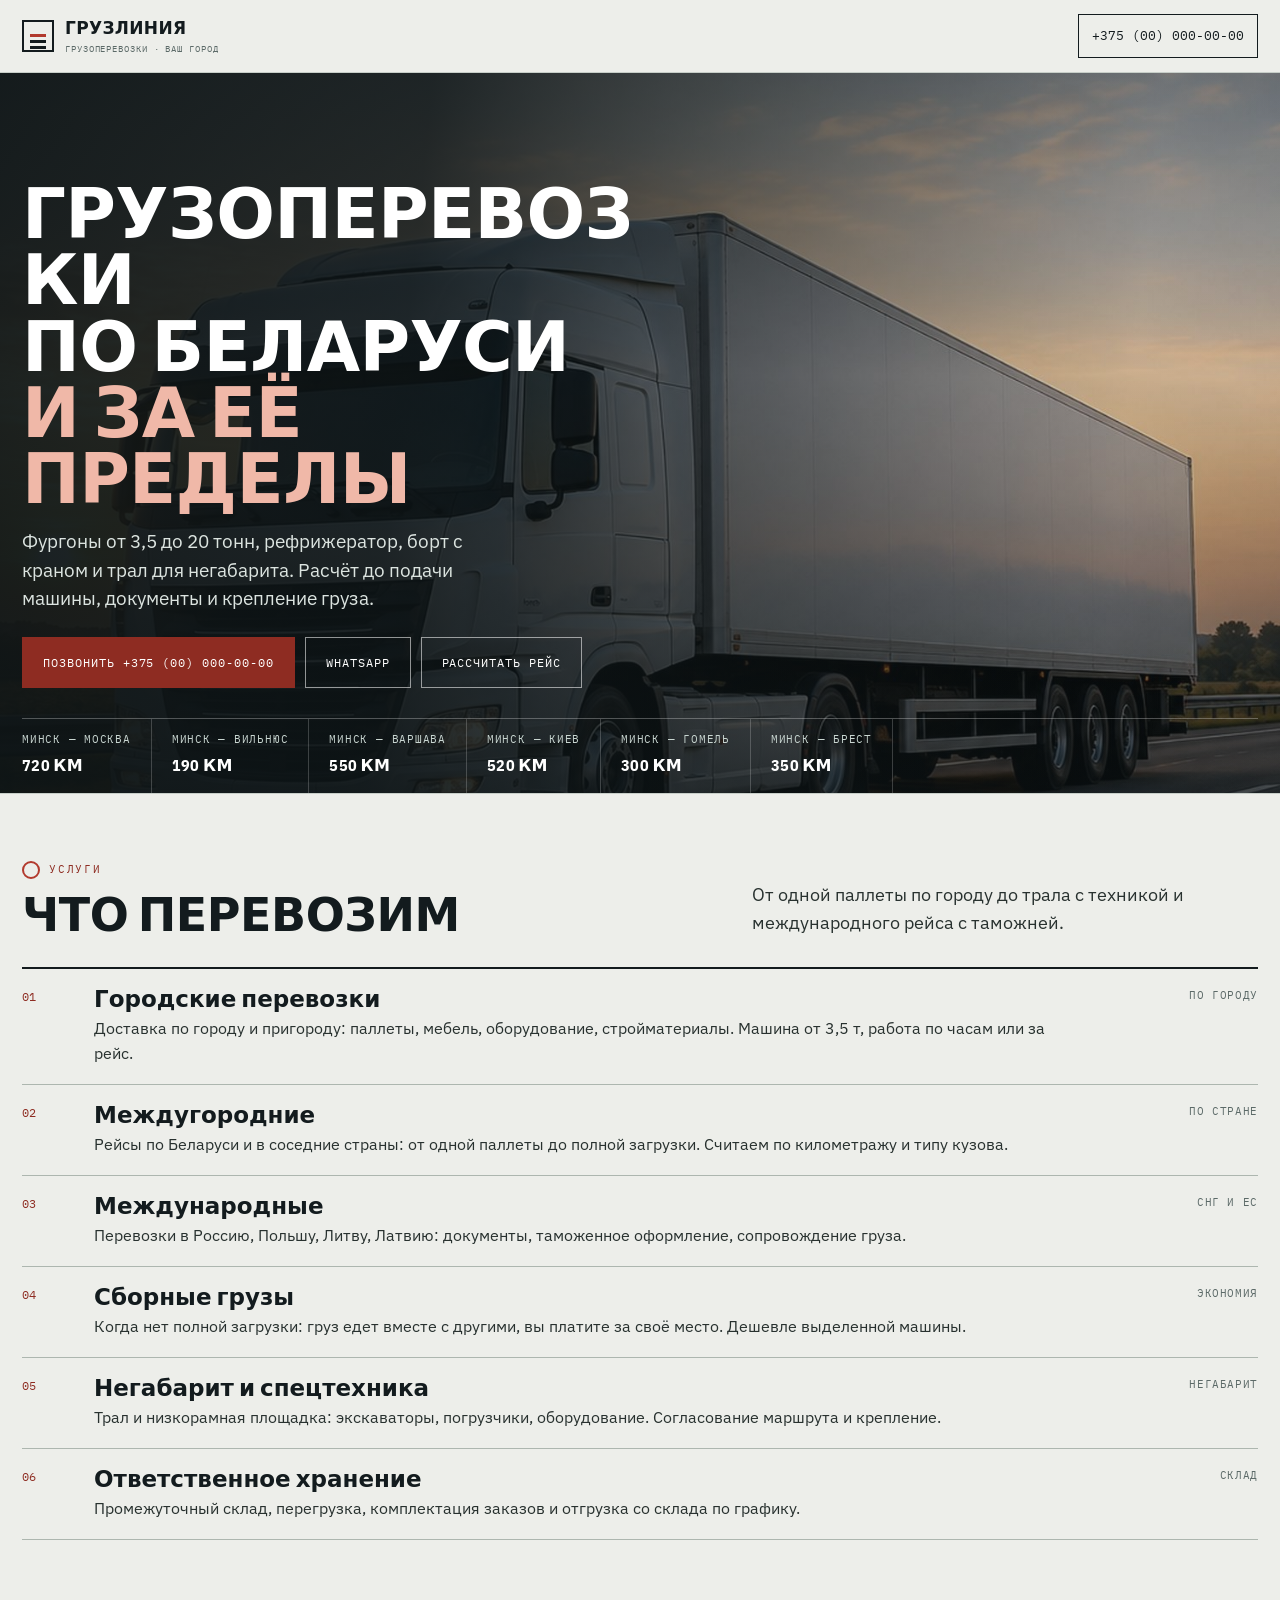
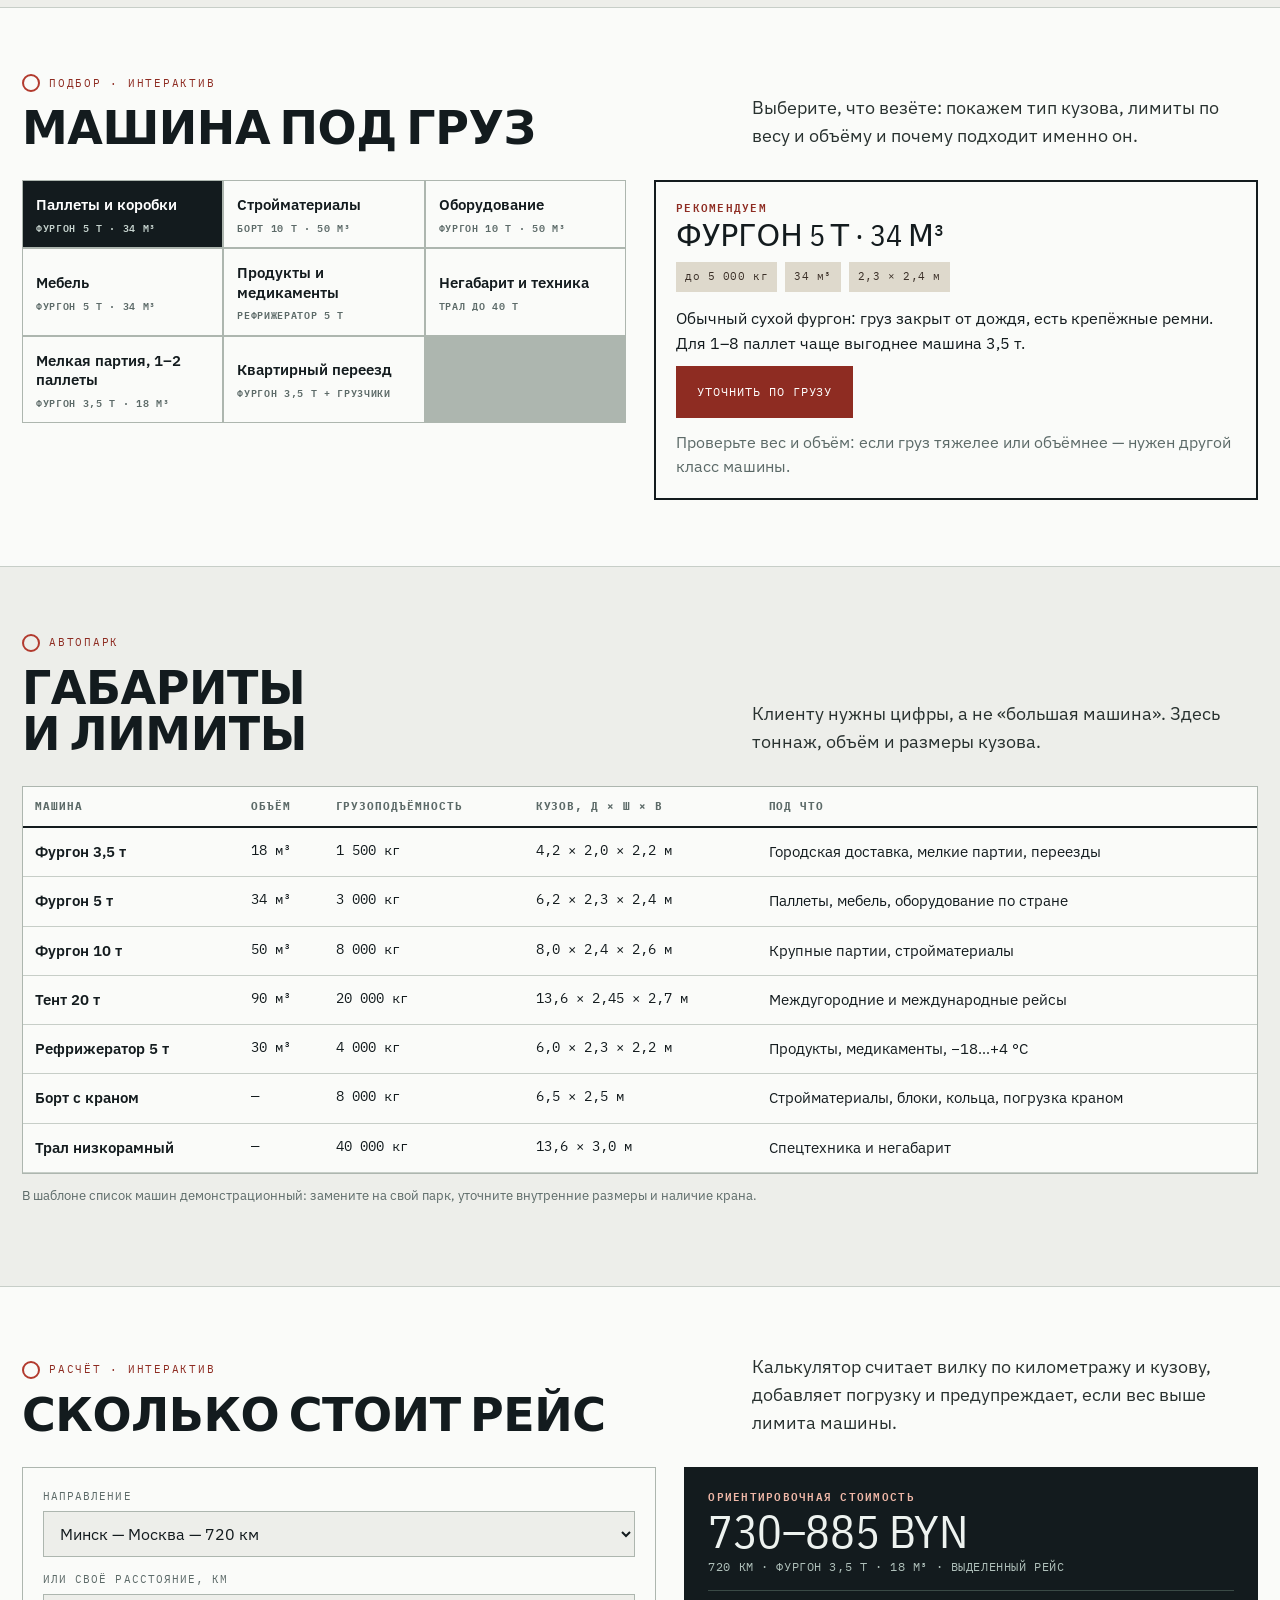
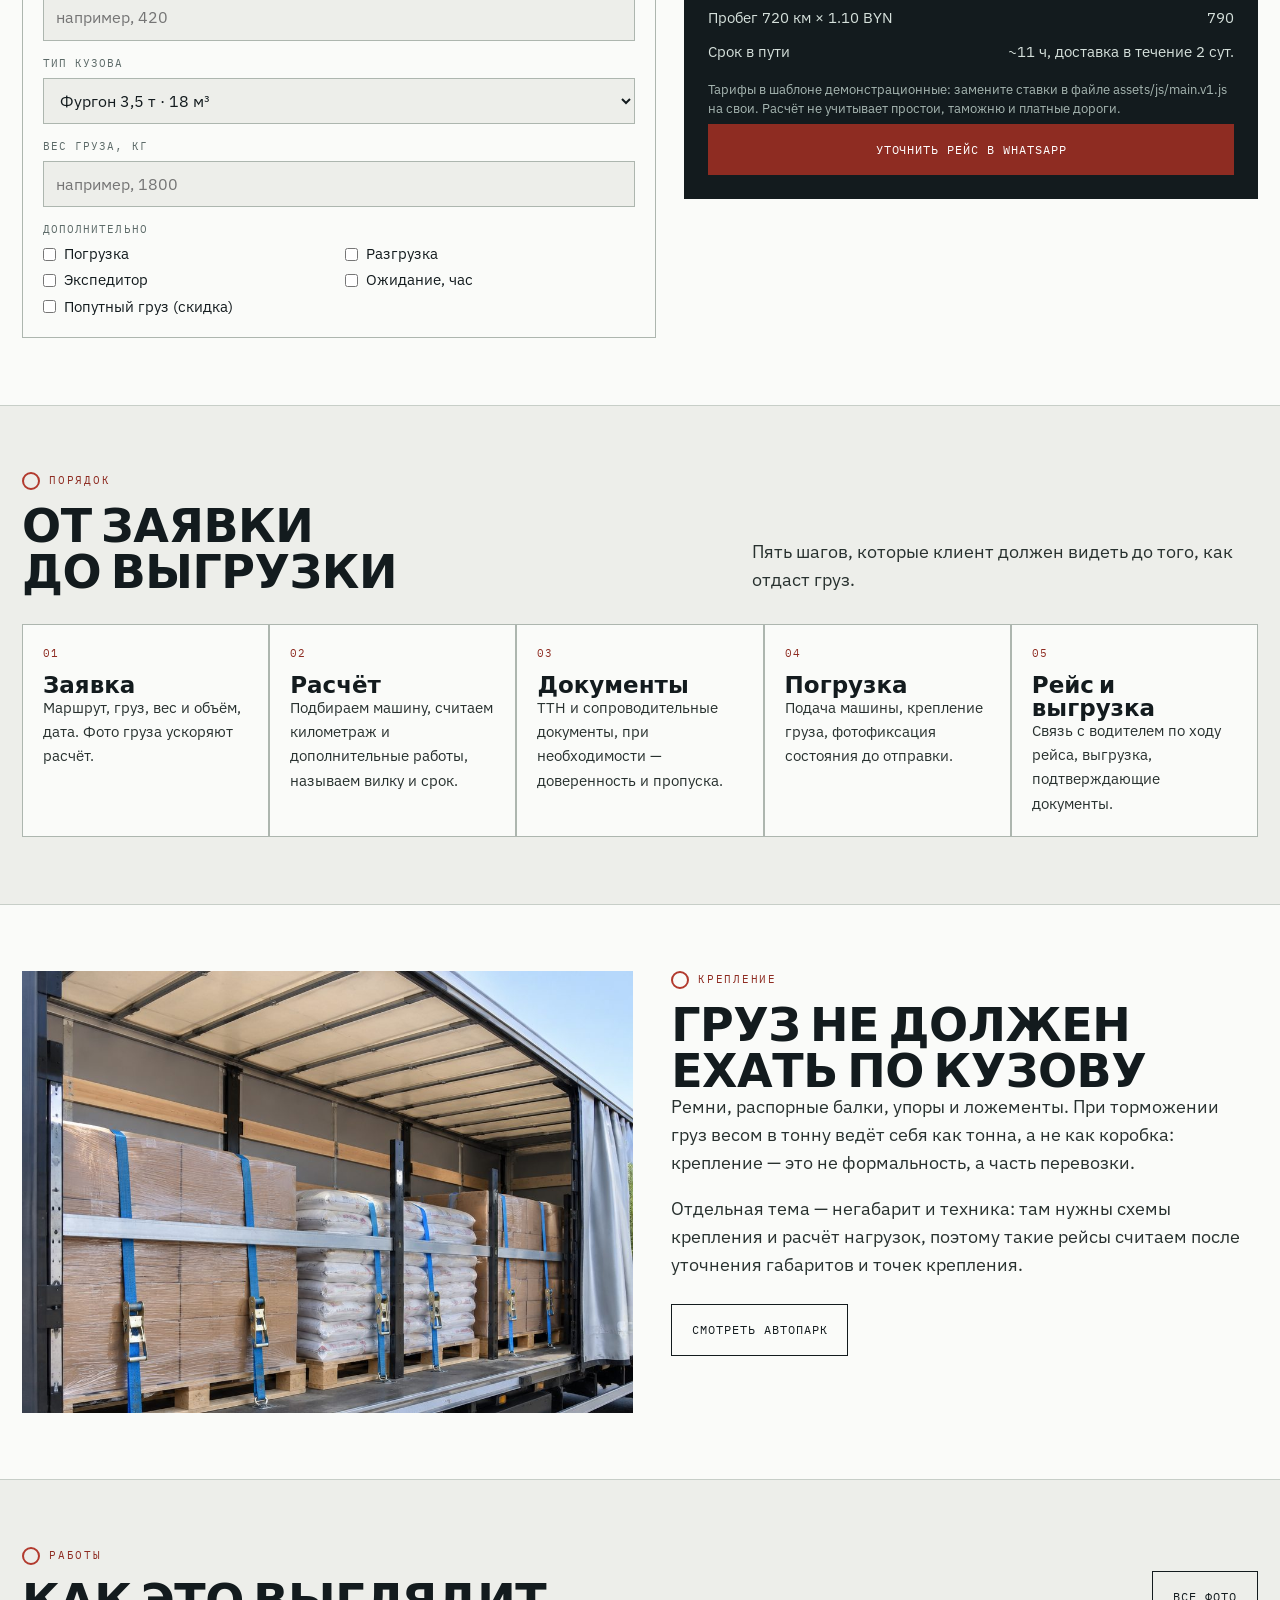
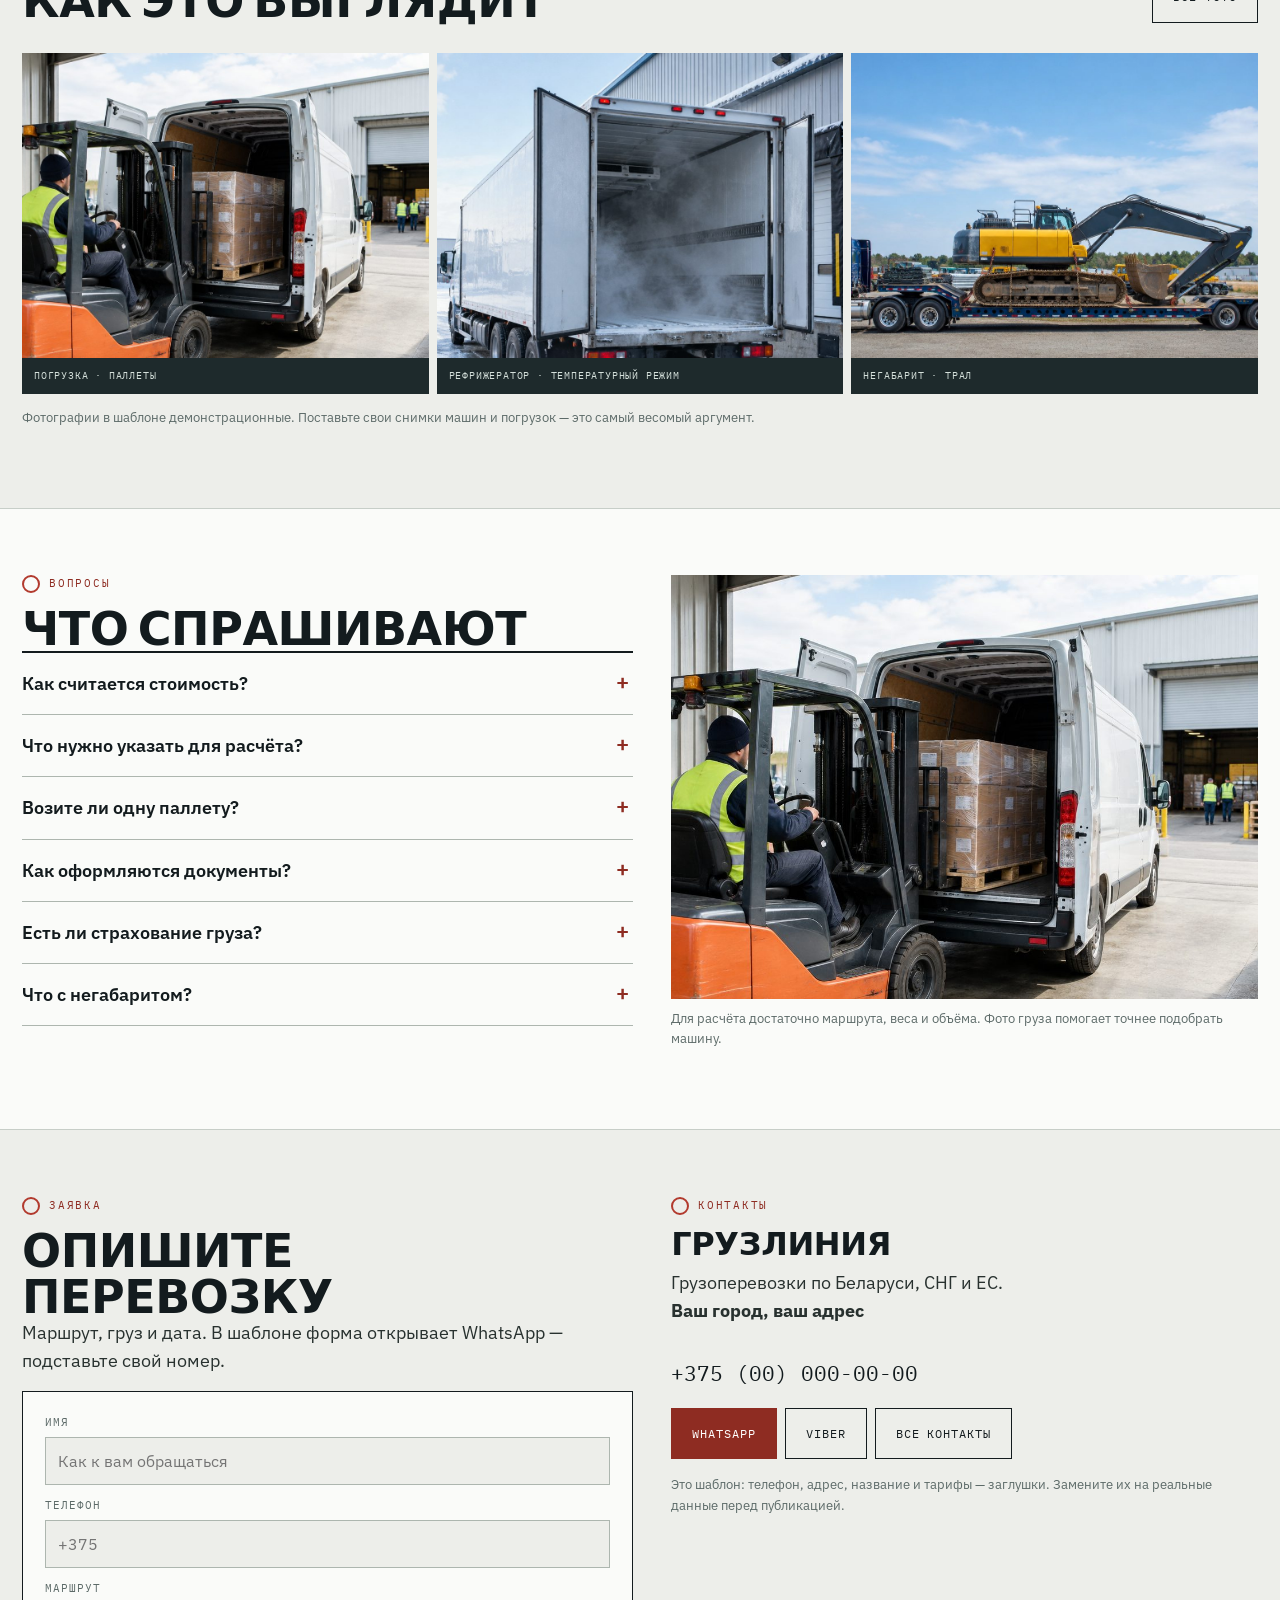
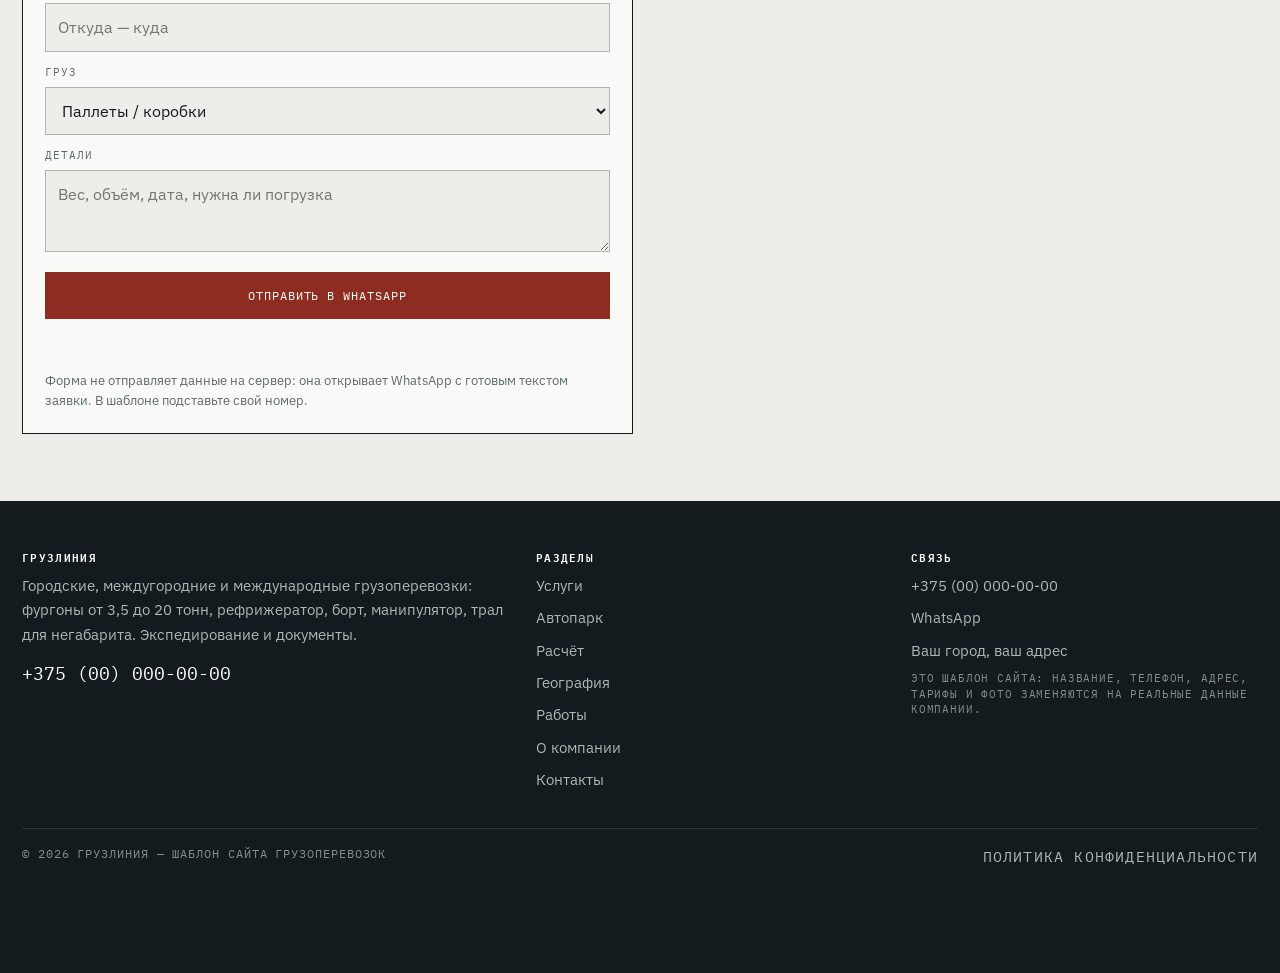
<file: index.html>
<!doctype html><html lang="ru"><head>
<meta charset="utf-8"><meta name="viewport" content="width=device-width,initial-scale=1">
<title>ГРУЗЛИНИЯ — грузоперевозки по Беларуси и за её пределы | шаблон сайта</title>
<meta name="description" content="Шаблон корпоративного сайта транспортной компании: городские, междугородние и международные перевозки, автопарк, подбор кузова, калькулятор рейса, документы.">
<meta property="og:title" content="ГРУЗЛИНИЯ — грузоперевозки по Беларуси и за её пределы | шаблон сайта"><meta property="og:description" content="Шаблон корпоративного сайта транспортной компании: городские, междугородние и международные перевозки, автопарк, подбор кузова, калькулятор рейса, документы.">
<meta property="og:type" content="website"><meta property="og:locale" content="ru_BY">
<link rel="icon" href="assets/img/favicon.svg" type="image/svg+xml">
<link rel="preconnect" href="https://fonts.googleapis.com"><link rel="preconnect" href="https://fonts.gstatic.com" crossorigin>
<link href="https://fonts.googleapis.com/css2?family=IBM+Plex+Sans+Condensed:wght@600;700&family=IBM+Plex+Sans:wght@400;500;600&family=IBM+Plex+Mono:wght@400;500&display=swap" rel="stylesheet">
<style>
:root{--ink:#131B1E;--paper:#EDEEEA;--white:#FAFBF9;--red:#B23A2E;--red2:#8E2C22;--line:#C7CEC8;--line2:#ADB6AF;
--disp:"IBM Plex Sans Condensed",system-ui,sans-serif;--body:"IBM Plex Sans",system-ui,sans-serif;--mono:"IBM Plex Mono",ui-monospace,monospace}
*{box-sizing:border-box}[hidden]{display:none!important}
body{margin:0;background:var(--paper);color:var(--ink);font:400 17px/1.62 var(--body)}
body.is-locked{overflow:hidden}
img{max-width:100%;height:auto;display:block}
.wrap{width:min(1240px,100% - 44px);margin-inline:auto}
.top{position:sticky;top:0;z-index:60;background:rgba(237,238,234,.96);border-bottom:1px solid var(--line)}
.top__in{display:flex;align-items:center;gap:16px;height:72px}
.nav{display:flex;gap:16px;margin-left:auto}
.burger{display:none;margin-left:auto;width:44px;height:38px;background:none;border:1px solid var(--ink);flex-direction:column;gap:5px;align-items:center;justify-content:center;padding:0}
.burger span{width:20px;height:2px;background:var(--ink);display:block}
.btn{display:inline-flex;align-items:center;justify-content:center;font-family:var(--mono);font-size:12px;letter-spacing:.08em;
text-transform:uppercase;padding:15px 20px;border:1px solid var(--ink);background:var(--ink);color:#fff}
.btn--red{background:var(--red2);border-color:var(--red2);color:#fff}
.btn--wg{background:transparent;color:#fff;border-color:rgba(255,255,255,.55)}
.btn--ghost{background:transparent;color:var(--ink)}
.hero{position:relative;overflow:hidden;background:#0F1719}
.hero__bg{position:absolute;inset:0;width:100%;height:100%;object-fit:cover}
.hero__in{position:relative;z-index:2;color:#fff}
.hero h1{font-family:var(--disp);font-size:clamp(30px,5.4vw,72px);line-height:.96;margin:0;text-transform:uppercase;overflow-wrap:anywhere}
.drawer{position:fixed;inset:0;z-index:120;background:rgba(19,27,30,.62);display:flex;justify-content:flex-end}
.drawer__in{width:min(410px,100%);background:var(--paper);height:100%;overflow-y:auto;padding:18px 22px 30px;display:flex;flex-direction:column}
.fbar{position:fixed;left:0;right:0;bottom:0;z-index:70;display:none;background:rgba(237,238,234,.98);border-top:1px solid var(--line2);padding:8px 10px;gap:6px}
.fbar a{flex:1;text-align:center;padding:11px 4px;font-family:var(--mono);font-size:11px;text-transform:uppercase;border:1px solid var(--ink);color:var(--ink)}
.fbar a:first-child{background:var(--red2);border-color:var(--red2);color:#fff}
@media (max-width:859px){.fbar{display:flex}body{padding-bottom:64px}}
@media (max-width:1049px){.nav,.top__tel{display:none}.burger{display:flex}}
</style>
<link rel="stylesheet" href="assets/css/style.v1.css">
</head><body>
<header class="top"><div class="wrap top__in">
  <a class="brand" href="index.html" aria-label="ГРУЗЛИНИЯ — на главную">
    <span class="brand__mk" aria-hidden="true"></span>
    <span class="brand__tx"><b>ГРУЗЛИНИЯ</b><span>Грузоперевозки · Ваш город</span></span>
  </a>
  <nav class="nav" aria-label="Основная навигация"><a href="uslugi.html"Услуги></a><a href="avtopark.html"Автопарк></a><a href="raschet.html"Расчёт></a><a href="geografiya.html"География></a><a href="raboty.html"Работы></a><a href="o-kompanii.html"О компании></a></nav>
  <a class="top__tel" href="tel:+375000000000">+375 (00) 000-00-00</a>
  <button class="burger" id="burger" aria-label="Меню" aria-expanded="false" aria-controls="drawer"><span></span><span></span><span></span></button>
</div></header>
<div class="drawer" id="drawer" hidden>
  <div class="drawer__in" role="dialog" aria-modal="true" aria-label="Меню сайта">
    <div style="display:flex;align-items:center;justify-content:space-between;margin-bottom:12px">
      <span class="mono">Меню</span>
      <button class="drawer__x" id="drawerClose" aria-label="Закрыть меню">×</button>
    </div>
    <a class="dl" href="uslugi.html">Услуги</a><a class="dl" href="avtopark.html">Автопарк</a><a class="dl" href="raschet.html">Расчёт</a><a class="dl" href="geografiya.html">География</a><a class="dl" href="raboty.html">Работы</a><a class="dl" href="o-kompanii.html">О компании</a><a class="dl" href="kontakty.html">Контакты</a>
    <a class="btn btn--red" href="tel:+375000000000" style="margin-top:18px">+375 (00) 000-00-00</a>
    <a class="btn btn--ghost" href="https://wa.me/375000000000" target="_blank" rel="noopener" style="margin-top:8px">WhatsApp</a>
  </div>
</div>

<main>
<section class="hero">
  <img class="hero__bg" src="assets/img/hero.jpg" alt="Грузовой автомобиль с полуприцепом на трассе" fetchpriority="high">
  <div class="hero__in">
    <h1>Грузоперевозки<br>по Беларуси<br><em>и за её пределы</em></h1>
    <p class="hero__lead">Фургоны от 3,5 до 20 тонн, рефрижератор, борт с краном и трал для негабарита. Расчёт до подачи машины, документы и крепление груза.</p>
    <div class="hero__cta">
      <a class="btn btn--red" href="tel:+375000000000">Позвонить +375 (00) 000-00-00</a>
      <a class="btn btn--wg" href="https://wa.me/375000000000" target="_blank" rel="noopener">WhatsApp</a>
      <a class="btn btn--wg" href="raschet.html">Рассчитать рейс</a>
    </div>
    <div class="route"><div>Минск — Москва<b>720 км</b></div><div>Минск — Вильнюс<b>190 км</b></div><div>Минск — Варшава<b>550 км</b></div><div>Минск — Киев<b>520 км</b></div><div>Минск — Гомель<b>300 км</b></div><div>Минск — Брест<b>350 км</b></div></div>
  </div>
</section>

<section class="section"><div class="wrap">
  <div class="sec-head"><div><p class="eyebrow">Услуги</p><h2>Что перевозим</h2></div>
    <p class="lede">От одной паллеты по городу до трала с техникой и международного рейса с таможней.</p></div>
  <div class="rows"><div class="row"><div class="row__n">01</div><div><h3>Городские перевозки</h3><p>Доставка по городу и пригороду: паллеты, мебель, оборудование, стройматериалы. Машина от 3,5 т, работа по часам или за рейс.</p></div><div class="row__t">По городу</div></div><div class="row"><div class="row__n">02</div><div><h3>Междугородние</h3><p>Рейсы по Беларуси и в соседние страны: от одной паллеты до полной загрузки. Считаем по километражу и типу кузова.</p></div><div class="row__t">По стране</div></div><div class="row"><div class="row__n">03</div><div><h3>Международные</h3><p>Перевозки в Россию, Польшу, Литву, Латвию: документы, таможенное оформление, сопровождение груза.</p></div><div class="row__t">СНГ и ЕС</div></div><div class="row"><div class="row__n">04</div><div><h3>Сборные грузы</h3><p>Когда нет полной загрузки: груз едет вместе с другими, вы платите за своё место. Дешевле выделенной машины.</p></div><div class="row__t">Экономия</div></div><div class="row"><div class="row__n">05</div><div><h3>Негабарит и спецтехника</h3><p>Трал и низкорамная площадка: экскаваторы, погрузчики, оборудование. Согласование маршрута и крепление.</p></div><div class="row__t">Негабарит</div></div><div class="row"><div class="row__n">06</div><div><h3>Ответственное хранение</h3><p>Промежуточный склад, перегрузка, комплектация заказов и отгрузка со склада по графику.</p></div><div class="row__t">Склад</div></div></div>
</div></section>

<section class="section section--white"><div class="wrap">
  <div class="sec-head"><div><p class="eyebrow">Подбор · интерактив</p><h2>Машина под груз</h2></div>
    <p class="lede">Выберите, что везёте: покажем тип кузова, лимиты по весу и объёму и почему подходит именно он.</p></div>
  <div class="pick" id="pick">
  <div class="pick__list" role="group" aria-label="Тип груза"><button type="button" data-c="pallet" aria-pressed="true">Паллеты и коробки<small>Фургон 5 т · 34 м³</small></button><button type="button" data-c="build" aria-pressed="false">Стройматериалы<small>Борт 10 т · 50 м³</small></button><button type="button" data-c="equip" aria-pressed="false">Оборудование<small>Фургон 10 т · 50 м³</small></button><button type="button" data-c="furniture" aria-pressed="false">Мебель<small>Фургон 5 т · 34 м³</small></button><button type="button" data-c="food" aria-pressed="false">Продукты и медикаменты<small>Рефрижератор 5 т</small></button><button type="button" data-c="oversize" aria-pressed="false">Негабарит и техника<small>Трал до 40 т</small></button><button type="button" data-c="small" aria-pressed="false">Мелкая партия, 1–2 паллеты<small>Фургон 3,5 т · 18 м³</small></button><button type="button" data-c="household" aria-pressed="false">Квартирный переезд<small>Фургон 3,5 т + грузчики</small></button></div>
  <div class="pick__out" aria-live="polite">
    <h4>Рекомендуем</h4>
    <p class="big" id="pkOut">Фургон 5 т · 34 м³</p>
    <div class="specs" id="pkSpecs"><span>до до 5 000 кг</span><span>34 м³</span><span>2,3 × 2,4 м</span></div>
    <p id="pkWhy">Обычный сухой фургон: груз закрыт от дождя, есть крепёжные ремни. Для 1–8 паллет чаще выгоднее машина 3,5 т.</p>
    <a class="btn btn--red" id="pkCta" href="https://wa.me/375000000000" target="_blank" rel="noopener">Уточнить по грузу</a>
    <p class="fineprint" style="margin:12px 0 0">Проверьте вес и объём: если груз тяжелее или объёмнее — нужен другой класс машины.</p>
  </div>
  <script type="application/json" id="cargoData">[["pallet", "Паллеты и коробки", "Фургон 5 т · 34 м³", "до 5 000 кг", "34 м³", "2,3 × 2,4 м", "Обычный сухой фургон: груз закрыт от дождя, есть крепёжные ремни. Для 1–8 паллет чаще выгоднее машина 3,5 т."], ["build", "Стройматериалы", "Борт 10 т · 50 м³", "до 10 000 кг", "50 м³", "2,4 × 2,6 м", "Бортовая площадка с тентом: удобно грузить краном или сбоку. Кирпич, блоки, профиль, пиломатериал."], ["equip", "Оборудование", "Фургон 10 т · 50 м³", "до 10 000 кг", "50 м³", "2,4 × 2,6 м", "Закрытый кузов и крепление к полу: станки и хрупкое оборудование не мокнут и не едут по кузову."], ["furniture", "Мебель", "Фургон 5 т · 34 м³", "до 5 000 кг", "34 м³", "2,3 × 2,4 м", "Закрытый фургон с ремнями и одеялами. Для квартирного переезда — машина 3,5 т с грузчиками."], ["food", "Продукты и медикаменты", "Рефрижератор 5 т", "до 5 000 кг", "30 м³", "2,3 × 2,2 м", "Температурный режим от −18 до +4 °C. Для продуктов и лекарств важна не только машина, но и непрерывная запись температуры."], ["oversize", "Негабарит и техника", "Трал до 40 т", "до 40 000 кг", "—", "3,0 × 13,6 м", "Низкорамная площадка для экскаваторов и крупных конструкций. Нужны схемы крепления и, при необходимости, согласование маршрута."], ["small", "Мелкая партия, 1–2 паллеты", "Фургон 3,5 т · 18 м³", "до 1 500 кг", "18 м³", "2,0 × 2,2 м", "Самая манёвренная машина: проходит во дворы и на подземные паркинги по высоте."], ["household", "Квартирный переезд", "Фургон 3,5 т + грузчики", "до 1 500 кг", "18 м³", "2,0 × 2,2 м", "Машина с грузчиками и упаковкой. Считается по часам, а не по километрам: важен объём и этажность."]]</script>
</div>
</div></section>

<section class="section"><div class="wrap">
  <div class="sec-head"><div><p class="eyebrow">Автопарк</p><h2>Габариты<br>и лимиты</h2></div>
    <p class="lede">Клиенту нужны цифры, а не «большая машина». Здесь тоннаж, объём и размеры кузова.</p></div>
  <div class="tblwrap"><table class="fleet"><thead><tr><th>Машина</th><th>Объём</th><th>Грузоподъёмность</th><th>Кузов, Д × Ш × В</th><th>Под что</th></tr></thead><tbody><tr><td><b>Фургон 3,5 т</b></td><td class="num">18 м³</td><td class="num">1 500 кг</td><td class="num">4,2 × 2,0 × 2,2 м</td><td>Городская доставка, мелкие партии, переезды</td></tr><tr><td><b>Фургон 5 т</b></td><td class="num">34 м³</td><td class="num">3 000 кг</td><td class="num">6,2 × 2,3 × 2,4 м</td><td>Паллеты, мебель, оборудование по стране</td></tr><tr><td><b>Фургон 10 т</b></td><td class="num">50 м³</td><td class="num">8 000 кг</td><td class="num">8,0 × 2,4 × 2,6 м</td><td>Крупные партии, стройматериалы</td></tr><tr><td><b>Тент 20 т</b></td><td class="num">90 м³</td><td class="num">20 000 кг</td><td class="num">13,6 × 2,45 × 2,7 м</td><td>Междугородние и международные рейсы</td></tr><tr><td><b>Рефрижератор 5 т</b></td><td class="num">30 м³</td><td class="num">4 000 кг</td><td class="num">6,0 × 2,3 × 2,2 м</td><td>Продукты, медикаменты, −18…+4 °C</td></tr><tr><td><b>Борт с краном</b></td><td class="num">—</td><td class="num">8 000 кг</td><td class="num">6,5 × 2,5 м</td><td>Стройматериалы, блоки, кольца, погрузка краном</td></tr><tr><td><b>Трал низкорамный</b></td><td class="num">—</td><td class="num">40 000 кг</td><td class="num">13,6 × 3,0 м</td><td>Спецтехника и негабарит</td></tr></tbody></table></div>
  <p class="fineprint" style="margin-top:12px">В шаблоне список машин демонстрационный: замените на свой парк, уточните внутренние размеры и наличие крана.</p>
</div></section>

<section class="section section--white"><div class="wrap">
  <div class="sec-head"><div><p class="eyebrow">Расчёт · интерактив</p><h2>Сколько стоит рейс</h2></div>
    <p class="lede">Калькулятор считает вилку по километражу и кузову, добавляет погрузку и предупреждает, если вес выше лимита машины.</p></div>
  <div class="calc" id="calc">
  <div class="calc__form">
    <div><label for="c-dir">Направление</label><select id="c-dir"><option value="mow">Минск — Москва — 720 км</option><option value="vil">Минск — Вильнюс — 190 км</option><option value="war">Минск — Варшава — 550 км</option><option value="kiev">Минск — Киев — 520 км</option><option value="gom">Минск — Гомель — 300 км</option><option value="bre">Минск — Брест — 350 км</option><option value="vit">Минск — Витебск — 280 км</option></select></div>
    <div><label for="c-km">Или своё расстояние, км</label><input id="c-km" type="number" min="0" max="9000" step="10" placeholder="например, 420"></div>
    <div><label for="c-veh">Тип кузова</label><select id="c-veh"><option value="van35">Фургон 3,5 т · 18 м³</option><option value="van5">Фургон 5 т · 34 м³</option><option value="truck10">Фургон 10 т · 50 м³</option><option value="truck20">Тент 20 т · 90 м³</option><option value="reefer">Рефрижератор 5 т</option></select></div>
    <div><label for="c-w">Вес груза, кг</label><input id="c-w" type="number" min="0" max="40000" step="50" placeholder="например, 1800"></div>
    <div><label>Дополнительно</label><div class="checks"><label><input type="checkbox" name="ex" value="load"> Погрузка</label><label><input type="checkbox" name="ex" value="unload"> Разгрузка</label><label><input type="checkbox" name="ex" value="forwarder"> Экспедитор</label><label><input type="checkbox" name="ex" value="wait"> Ожидание, час</label><label><input type="checkbox" id="c-back"> Попутный груз (скидка)</label></div></div>
  </div>
  <div class="calc__out" aria-live="polite">
    <h4>Ориентировочная стоимость</h4>
    <p class="calc__sum" id="c-sum">—</p>
    <p class="calc__meta" id="c-meta">—</p>
    <div class="calc__rows" id="c-rows"></div>
    <p class="calc__warn" id="c-warn" hidden></p>
    <p class="calc__note">Тарифы в шаблоне демонстрационные: замените ставки в файле assets/js/main.v1.js на свои. Расчёт не учитывает простои, таможню и платные дороги.</p>
    <a class="btn btn--red" id="c-cta" href="https://wa.me/375000000000" target="_blank" rel="noopener" style="width:100%;margin-top:6px">Уточнить рейс в WhatsApp</a>
  </div>
  <script type="application/json" id="calcData">{"rates": [["van35", "Фургон 3,5 т · 18 м³", 1.1, 1500], ["van5", "Фургон 5 т · 34 м³", 1.4, 3000], ["truck10", "Фургон 10 т · 50 м³", 1.75, 8000], ["truck20", "Тент 20 т · 90 м³", 2.3, 20000], ["reefer", "Рефрижератор 5 т", 1.85, 4000]], "extra": [["load", "Погрузка", 45], ["unload", "Разгрузка", 45], ["forwarder", "Экспедитор", 35], ["wait", "Ожидание, час", 25]], "dist": [["Минск — Москва", 720], ["Минск — Вильнюс", 190], ["Минск — Варшава", 550], ["Минск — Киев", 520], ["Минск — Гомель", 300], ["Минск — Брест", 350], ["Минск — Витебск", 280]]}</script>
</div>
</div></section>

<section class="section"><div class="wrap">
  <div class="sec-head"><div><p class="eyebrow">Порядок</p><h2>От заявки<br>до выгрузки</h2></div>
    <p class="lede">Пять шагов, которые клиент должен видеть до того, как отдаст груз.</p></div>
  <div class="steps"><div class="step"><span class="step__n">01</span><h3>Заявка</h3><p>Маршрут, груз, вес и объём, дата. Фото груза ускоряют расчёт.</p></div><div class="step"><span class="step__n">02</span><h3>Расчёт</h3><p>Подбираем машину, считаем километраж и дополнительные работы, называем вилку и срок.</p></div><div class="step"><span class="step__n">03</span><h3>Документы</h3><p>ТТН и сопроводительные документы, при необходимости — доверенность и пропуска.</p></div><div class="step"><span class="step__n">04</span><h3>Погрузка</h3><p>Подача машины, крепление груза, фотофиксация состояния до отправки.</p></div><div class="step"><span class="step__n">05</span><h3>Рейс и выгрузка</h3><p>Связь с водителем по ходу рейса, выгрузка, подтверждающие документы.</p></div></div>
</div></section>

<section class="section section--white"><div class="wrap split">
  <div><img src="assets/img/cargo.jpg" alt="Закреплённые паллеты в кузове грузовика" loading="lazy"></div>
  <div><p class="eyebrow">Крепление</p><h2>Груз не должен<br>ехать по кузову</h2>
    <p class="lede">Ремни, распорные балки, упоры и ложементы. При торможении груз весом в тонну ведёт себя как тонна, а не как коробка: крепление — это не формальность, а часть перевозки.</p>
    <p class="lede" style="margin-top:12px">Отдельная тема — негабарит и техника: там нужны схемы крепления и расчёт нагрузок, поэтому такие рейсы считаем после уточнения габаритов и точек крепления.</p>
    <a class="btn btn--ghost" href="avtopark.html" style="margin-top:8px">Смотреть автопарк</a></div>
</div></section>

<section class="section"><div class="wrap">
  <div class="sec-head"><div><p class="eyebrow">Работы</p><h2>Как это выглядит</h2></div>
    <a class="btn btn--ghost" href="raboty.html">Все фото</a></div>
  <div class="gal">
    <figure><img src="assets/img/loading.jpg" alt="Погрузка паллет в фургон" loading="lazy"><figcaption>Погрузка · паллеты</figcaption></figure>
    <figure><img src="assets/img/reefer.jpg" alt="Рефрижератор с открытыми дверями" loading="lazy"><figcaption>Рефрижератор · температурный режим</figcaption></figure>
    <figure><img src="assets/img/oversize.jpg" alt="Экскаватор на низкорамном трале" loading="lazy"><figcaption>Негабарит · трал</figcaption></figure>
  </div>
  <p class="fineprint" style="margin-top:14px">Фотографии в шаблоне демонстрационные. Поставьте свои снимки машин и погрузок — это самый весомый аргумент.</p>
</div></section>

<section class="section section--white"><div class="wrap split">
  <div><p class="eyebrow">Вопросы</p><h2>Что спрашивают</h2><div class="acc"><details><summary>Как считается стоимость?</summary><p>Базовая ставка за километр зависит от типа кузова и тоннажа, плюс погрузка, разгрузка и дополнительные услуги. В шаблоне калькулятор работает на демонстрационных тарифах — их нужно заменить на свои.</p></details><details><summary>Что нужно указать для расчёта?</summary><p>Маршрут, вес и объём груза, тип груза (нужен ли сухой кузов или рефрижератор), дату и нужны ли грузчики. По этим данным уже можно назвать вилку.</p></details><details><summary>Возите ли одну паллету?</summary><p>Да, для небольших партий есть машина 3,5 т и вариант сборного груза: вы платите за место, а не за всю машину.</p></details><details><summary>Как оформляются документы?</summary><p>Товарно-транспортная накладная, при необходимости — доверенность и сопроводительные документы. Для международных рейсов — CMR и таможенное оформление.</p></details><details><summary>Есть ли страхование груза?</summary><p>В шаблоне этот пункт — заготовка: укажите, страхуете ли вы груз и на какую сумму. Это один из первых вопросов клиента при дорогом грузе.</p></details><details><summary>Что с негабаритом?</summary><p>Для техники и крупных конструкций используется трал. Нужны габариты, вес и точки крепления; маршрут иногда требует согласования.</p></details></div></div>
  <div><img src="assets/img/loading.jpg" alt="Погрузка груза на складе" loading="lazy">
    <p class="fineprint" style="margin-top:10px">Для расчёта достаточно маршрута, веса и объёма. Фото груза помогает точнее подобрать машину.</p></div>
</div></section>

<section class="section"><div class="wrap split">
  <div><p class="eyebrow">Заявка</p><h2>Опишите<br>перевозку</h2>
    <p class="lede" style="margin-bottom:16px">Маршрут, груз и дата. В шаблоне форма открывает WhatsApp — подставьте свой номер.</p>
    <form class="form" id="leadForm" novalidate>
  <div><label for="f-name">Имя</label><input id="f-name" name="name" type="text" autocomplete="name" placeholder="Как к вам обращаться"></div>
  <div><label for="f-phone">Телефон</label><input id="f-phone" name="phone" type="tel" autocomplete="tel" placeholder="+375"></div>
  <div><label for="f-route">Маршрут</label><input id="f-route" name="route" type="text" placeholder="Откуда — куда"></div>
  <div><label for="f-cargo">Груз</label>
    <select id="f-cargo" name="cargo">
      <option>Паллеты / коробки</option><option>Стройматериалы</option><option>Оборудование</option>
      <option>Мебель</option><option>Продукты (рефрижератор)</option><option>Негабарит</option><option>Другое</option>
    </select></div>
  <div><label for="f-msg">Детали</label><textarea id="f-msg" name="msg" placeholder="Вес, объём, дата, нужна ли погрузка"></textarea></div>
  <button class="btn btn--red" type="submit">Отправить в WhatsApp</button>
  <p class="form__msg" id="formMsg" role="status" aria-live="polite"></p>
  <p class="fineprint" style="margin:0">Форма не отправляет данные на сервер: она открывает WhatsApp с готовым текстом заявки. В шаблоне подставьте свой номер.</p>
</form></div>
  <div><p class="eyebrow">Контакты</p><h2 style="font-size:clamp(22px,3vw,32px)">ГРУЗЛИНИЯ</h2>
    <p class="lede" style="margin-top:10px">Грузоперевозки по Беларуси, СНГ и ЕС.<br><strong>Ваш город, ваш адрес</strong></p>
    <a href="tel:+375000000000" style="display:inline-block;font-family:var(--mono);font-size:21px;margin:14px 0 8px">+375 (00) 000-00-00</a>
    <div style="display:flex;flex-wrap:wrap;gap:8px;margin-top:10px">
      <a class="btn btn--red" href="https://wa.me/375000000000" target="_blank" rel="noopener">WhatsApp</a>
      <a class="btn btn--ghost" href="viber://chat?number=%2B375000000000">Viber</a>
      <a class="btn btn--ghost" href="kontakty.html">Все контакты</a>
    </div>
    <p class="fineprint" style="margin-top:16px">Это шаблон: телефон, адрес, название и тарифы — заглушки. Замените их на реальные данные перед публикацией.</p></div>
</div></section>
</main>
<footer class="foot"><div class="wrap foot__in">
  <div><h4>ГРУЗЛИНИЯ</h4>
    <p>Городские, междугородние и международные грузоперевозки: фургоны от 3,5 до 20 тонн, рефрижератор, борт, манипулятор, трал для негабарита. Экспедирование и документы.</p>
    <p style="margin-top:12px"><a href="tel:+375000000000" style="font-family:var(--mono);font-size:18px;color:#fff">+375 (00) 000-00-00</a></p></div>
  <div><h4>Разделы</h4><a href="uslugi.html">Услуги</a><a href="avtopark.html">Автопарк</a><a href="raschet.html">Расчёт</a><a href="geografiya.html">География</a><a href="raboty.html">Работы</a><a href="o-kompanii.html">О компании</a><a href="kontakty.html">Контакты</a></div>
  <div><h4>Связь</h4><a href="tel:+375000000000">+375 (00) 000-00-00</a><a href="https://wa.me/375000000000" target="_blank" rel="noopener">WhatsApp</a>
    <p>Ваш город, ваш адрес</p>
    <p class="mono" style="color:#7F918B;font-size:10.5px;line-height:1.5">Это шаблон сайта: название, телефон, адрес, тарифы и фото заменяются на реальные данные компании.</p></div>
  <div class="foot__bt"><span class="mono" style="color:#7F918B">© 2026 ГРУЗЛИНИЯ — шаблон сайта грузоперевозок</span>
    <a href="politika.html" class="mono" style="color:#A9B9B4">Политика конфиденциальности</a></div>
</div></footer>
<div class="fbar">
  <a href="tel:+375000000000">Позвонить</a>
  <a href="https://wa.me/375000000000" target="_blank" rel="noopener">WhatsApp</a>
  <a href="viber://chat?number=%2B375000000000">Viber</a>
  <a href="https://t.me/">Telegram</a>
</div>
<script src="assets/js/main.v1.js" defer></script>
</body></html>
</file>
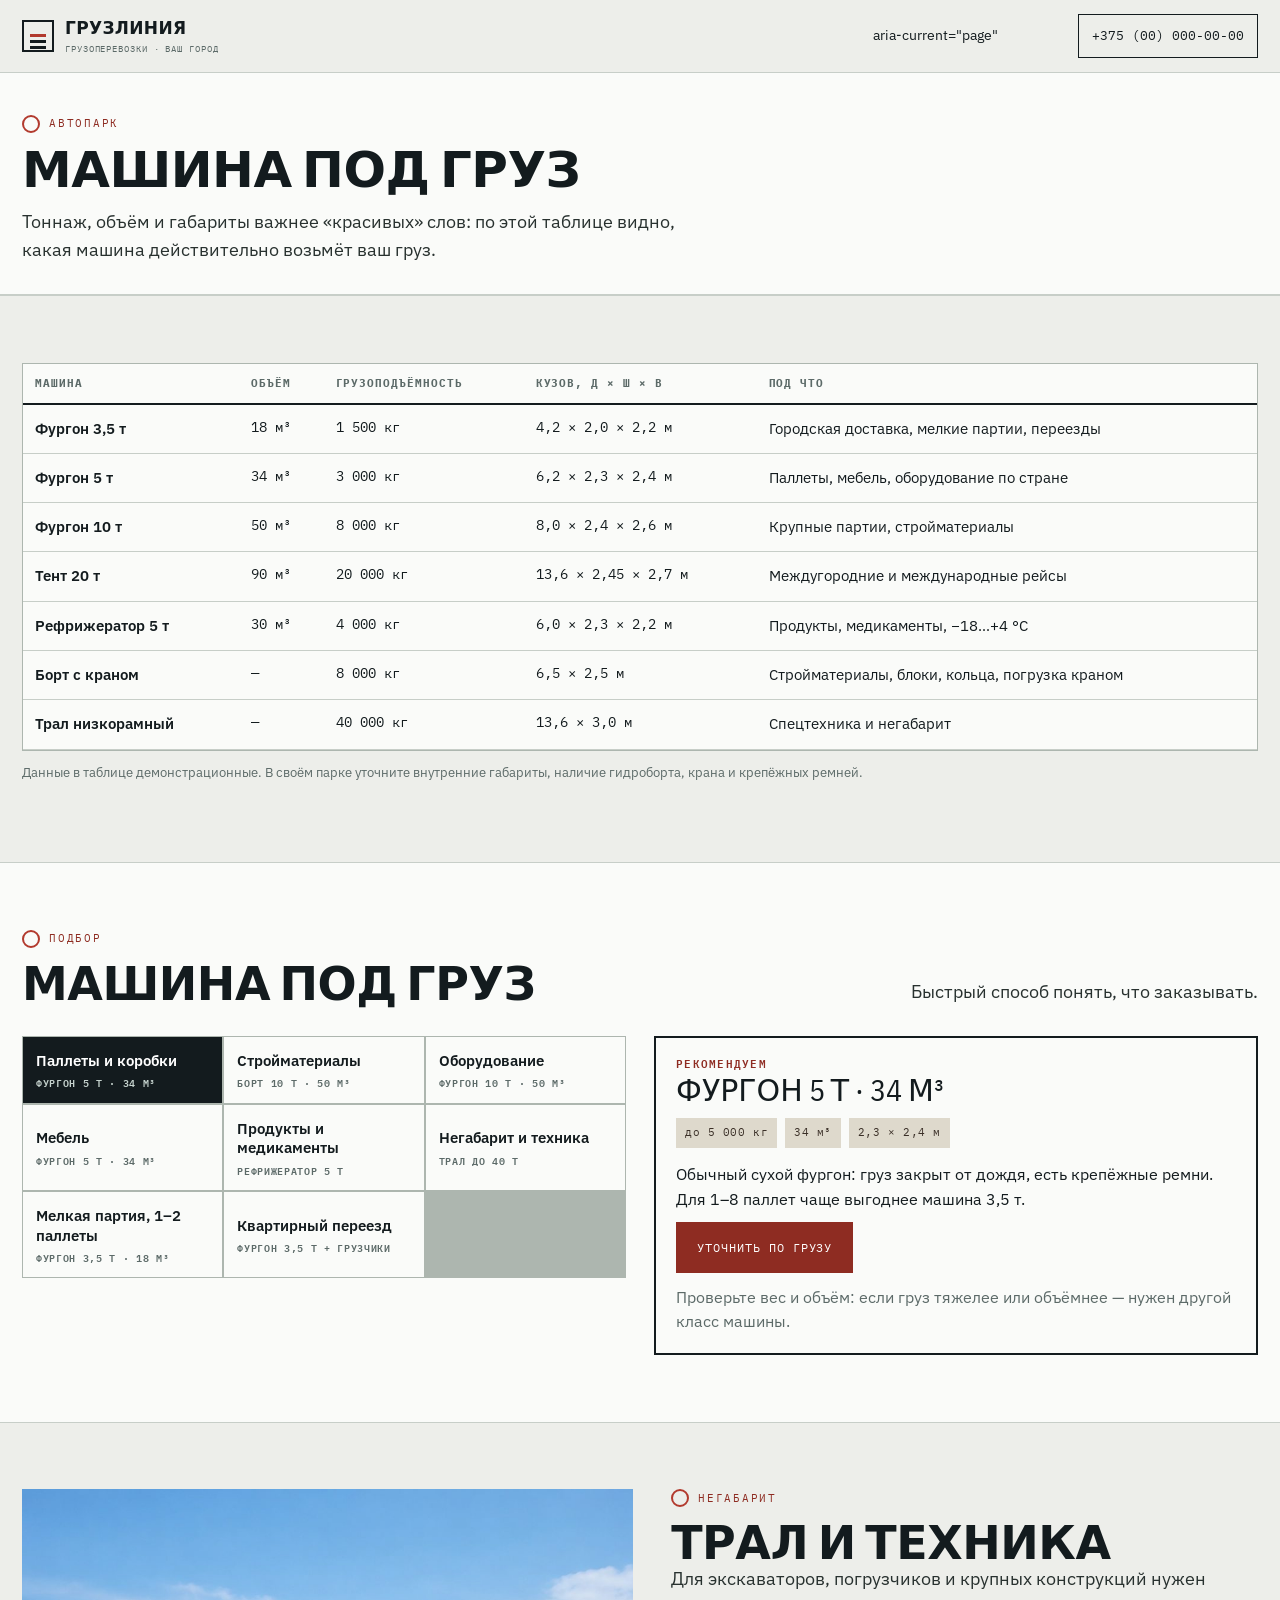
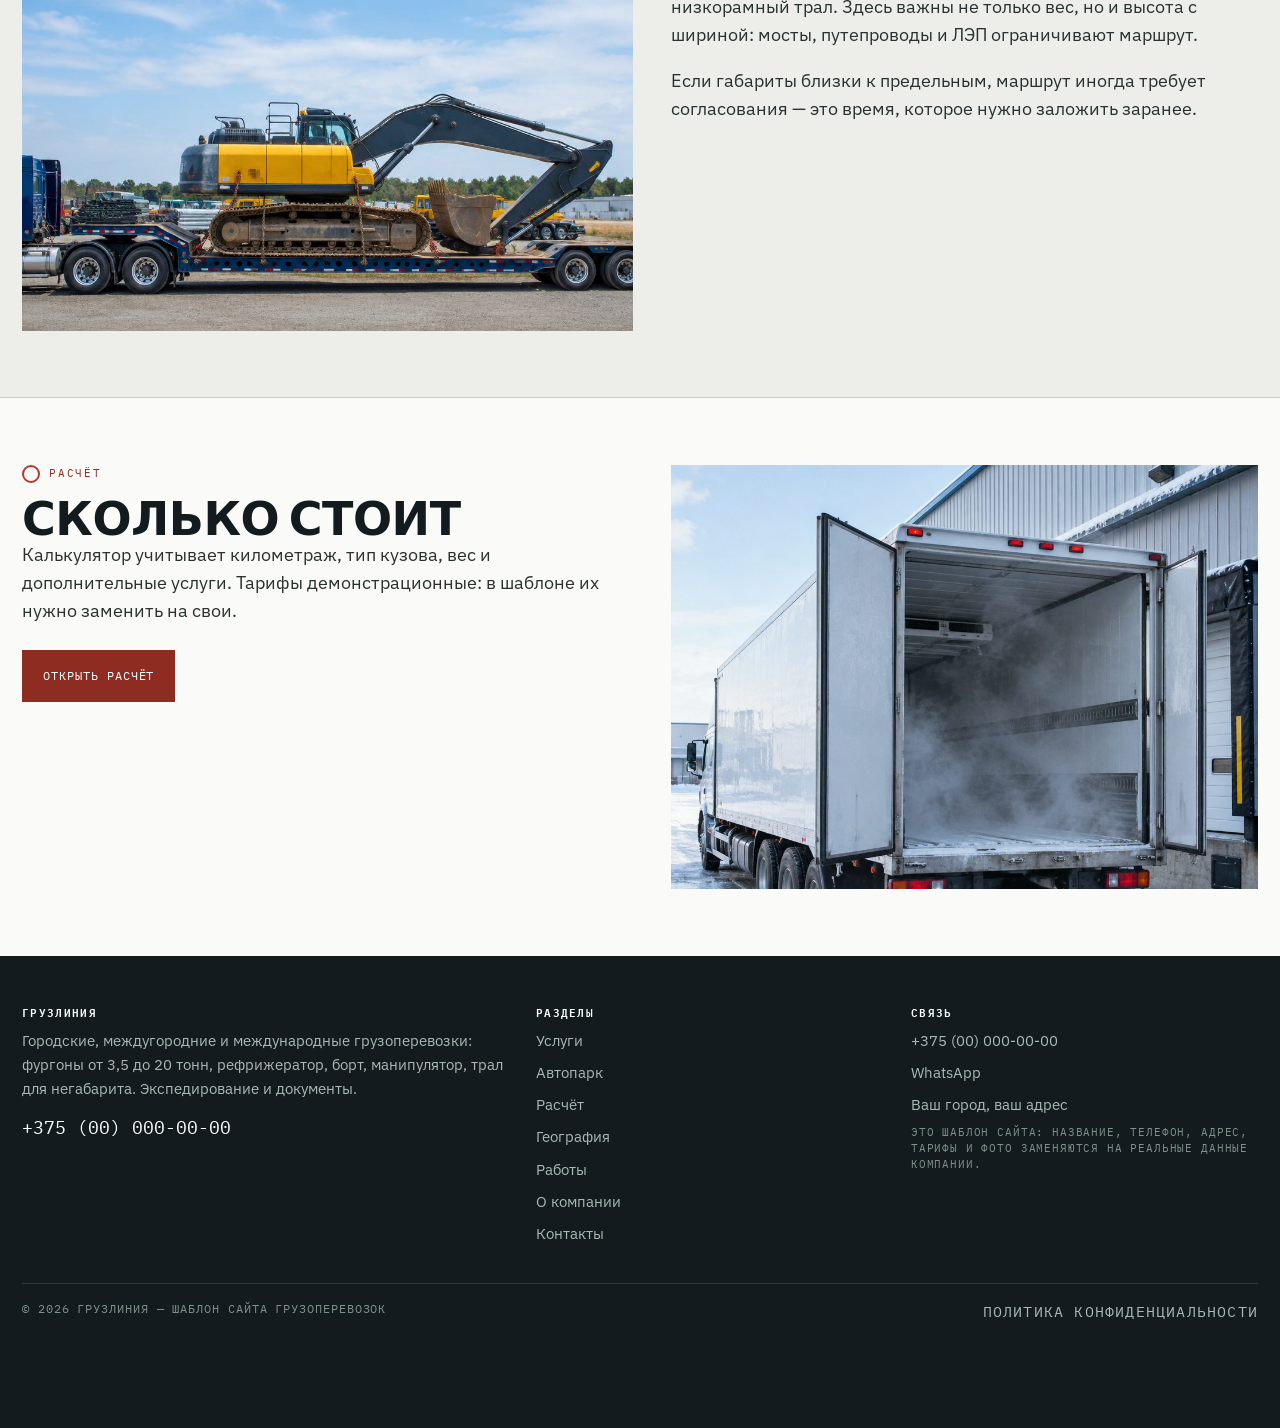
<file: avtopark.html>
<!doctype html><html lang="ru"><head>
<meta charset="utf-8"><meta name="viewport" content="width=device-width,initial-scale=1">
<title>Автопарк — фургоны, рефрижератор, борт, трал | шаблон</title>
<meta name="description" content="Таблица автопарка: тоннаж, объём, габариты кузова и назначение для фургонов 3,5–20 т, рефрижератора, борта с краном и трала.">
<meta property="og:title" content="Автопарк — фургоны, рефрижератор, борт, трал | шаблон"><meta property="og:description" content="Таблица автопарка: тоннаж, объём, габариты кузова и назначение для фургонов 3,5–20 т, рефрижератора, борта с краном и трала.">
<meta property="og:type" content="website"><meta property="og:locale" content="ru_BY">
<link rel="icon" href="assets/img/favicon.svg" type="image/svg+xml">
<link rel="preconnect" href="https://fonts.googleapis.com"><link rel="preconnect" href="https://fonts.gstatic.com" crossorigin>
<link href="https://fonts.googleapis.com/css2?family=IBM+Plex+Sans+Condensed:wght@600;700&family=IBM+Plex+Sans:wght@400;500;600&family=IBM+Plex+Mono:wght@400;500&display=swap" rel="stylesheet">
<style>
:root{--ink:#131B1E;--paper:#EDEEEA;--white:#FAFBF9;--red:#B23A2E;--red2:#8E2C22;--line:#C7CEC8;--line2:#ADB6AF;
--disp:"IBM Plex Sans Condensed",system-ui,sans-serif;--body:"IBM Plex Sans",system-ui,sans-serif;--mono:"IBM Plex Mono",ui-monospace,monospace}
*{box-sizing:border-box}[hidden]{display:none!important}
body{margin:0;background:var(--paper);color:var(--ink);font:400 17px/1.62 var(--body)}
body.is-locked{overflow:hidden}
img{max-width:100%;height:auto;display:block}
.wrap{width:min(1240px,100% - 44px);margin-inline:auto}
.top{position:sticky;top:0;z-index:60;background:rgba(237,238,234,.96);border-bottom:1px solid var(--line)}
.top__in{display:flex;align-items:center;gap:16px;height:72px}
.nav{display:flex;gap:16px;margin-left:auto}
.burger{display:none;margin-left:auto;width:44px;height:38px;background:none;border:1px solid var(--ink);flex-direction:column;gap:5px;align-items:center;justify-content:center;padding:0}
.burger span{width:20px;height:2px;background:var(--ink);display:block}
.btn{display:inline-flex;align-items:center;justify-content:center;font-family:var(--mono);font-size:12px;letter-spacing:.08em;
text-transform:uppercase;padding:15px 20px;border:1px solid var(--ink);background:var(--ink);color:#fff}
.btn--red{background:var(--red2);border-color:var(--red2);color:#fff}
.btn--wg{background:transparent;color:#fff;border-color:rgba(255,255,255,.55)}
.btn--ghost{background:transparent;color:var(--ink)}
.hero{position:relative;overflow:hidden;background:#0F1719}
.hero__bg{position:absolute;inset:0;width:100%;height:100%;object-fit:cover}
.hero__in{position:relative;z-index:2;color:#fff}
.hero h1{font-family:var(--disp);font-size:clamp(30px,5.4vw,72px);line-height:.96;margin:0;text-transform:uppercase;overflow-wrap:anywhere}
.drawer{position:fixed;inset:0;z-index:120;background:rgba(19,27,30,.62);display:flex;justify-content:flex-end}
.drawer__in{width:min(410px,100%);background:var(--paper);height:100%;overflow-y:auto;padding:18px 22px 30px;display:flex;flex-direction:column}
.fbar{position:fixed;left:0;right:0;bottom:0;z-index:70;display:none;background:rgba(237,238,234,.98);border-top:1px solid var(--line2);padding:8px 10px;gap:6px}
.fbar a{flex:1;text-align:center;padding:11px 4px;font-family:var(--mono);font-size:11px;text-transform:uppercase;border:1px solid var(--ink);color:var(--ink)}
.fbar a:first-child{background:var(--red2);border-color:var(--red2);color:#fff}
@media (max-width:859px){.fbar{display:flex}body{padding-bottom:64px}}
@media (max-width:1049px){.nav,.top__tel{display:none}.burger{display:flex}}
</style>
<link rel="stylesheet" href="assets/css/style.v1.css">
</head><body>
<header class="top"><div class="wrap top__in">
  <a class="brand" href="index.html" aria-label="ГРУЗЛИНИЯ — на главную">
    <span class="brand__mk" aria-hidden="true"></span>
    <span class="brand__tx"><b>ГРУЗЛИНИЯ</b><span>Грузоперевозки · Ваш город</span></span>
  </a>
  <nav class="nav" aria-label="Основная навигация"><a href="uslugi.html"Услуги></a><a href="avtopark.html"Автопарк> aria-current="page"</a><a href="raschet.html"Расчёт></a><a href="geografiya.html"География></a><a href="raboty.html"Работы></a><a href="o-kompanii.html"О компании></a></nav>
  <a class="top__tel" href="tel:+375000000000">+375 (00) 000-00-00</a>
  <button class="burger" id="burger" aria-label="Меню" aria-expanded="false" aria-controls="drawer"><span></span><span></span><span></span></button>
</div></header>
<div class="drawer" id="drawer" hidden>
  <div class="drawer__in" role="dialog" aria-modal="true" aria-label="Меню сайта">
    <div style="display:flex;align-items:center;justify-content:space-between;margin-bottom:12px">
      <span class="mono">Меню</span>
      <button class="drawer__x" id="drawerClose" aria-label="Закрыть меню">×</button>
    </div>
    <a class="dl" href="uslugi.html">Услуги</a><a class="dl" href="avtopark.html">Автопарк</a><a class="dl" href="raschet.html">Расчёт</a><a class="dl" href="geografiya.html">География</a><a class="dl" href="raboty.html">Работы</a><a class="dl" href="o-kompanii.html">О компании</a><a class="dl" href="kontakty.html">Контакты</a>
    <a class="btn btn--red" href="tel:+375000000000" style="margin-top:18px">+375 (00) 000-00-00</a>
    <a class="btn btn--ghost" href="https://wa.me/375000000000" target="_blank" rel="noopener" style="margin-top:8px">WhatsApp</a>
  </div>
</div>

<section style="padding:42px 0 30px;border-bottom:1px solid var(--line);background:var(--white)">
<div class="wrap"><p class="eyebrow">Автопарк</p><h1 style="font-size:clamp(26px,4vw,50px)">Машина под груз</h1>
<p class="lede" style="margin:15px 0 0">Тоннаж, объём и габариты важнее «красивых» слов: по этой таблице видно, какая машина действительно возьмёт ваш груз.</p></div></section>
<main>
<section class="section"><div class="wrap">
  <div class="tblwrap"><table class="fleet"><thead><tr><th>Машина</th><th>Объём</th><th>Грузоподъёмность</th><th>Кузов, Д × Ш × В</th><th>Под что</th></tr></thead><tbody><tr><td><b>Фургон 3,5 т</b></td><td class="num">18 м³</td><td class="num">1 500 кг</td><td class="num">4,2 × 2,0 × 2,2 м</td><td>Городская доставка, мелкие партии, переезды</td></tr><tr><td><b>Фургон 5 т</b></td><td class="num">34 м³</td><td class="num">3 000 кг</td><td class="num">6,2 × 2,3 × 2,4 м</td><td>Паллеты, мебель, оборудование по стране</td></tr><tr><td><b>Фургон 10 т</b></td><td class="num">50 м³</td><td class="num">8 000 кг</td><td class="num">8,0 × 2,4 × 2,6 м</td><td>Крупные партии, стройматериалы</td></tr><tr><td><b>Тент 20 т</b></td><td class="num">90 м³</td><td class="num">20 000 кг</td><td class="num">13,6 × 2,45 × 2,7 м</td><td>Междугородние и международные рейсы</td></tr><tr><td><b>Рефрижератор 5 т</b></td><td class="num">30 м³</td><td class="num">4 000 кг</td><td class="num">6,0 × 2,3 × 2,2 м</td><td>Продукты, медикаменты, −18…+4 °C</td></tr><tr><td><b>Борт с краном</b></td><td class="num">—</td><td class="num">8 000 кг</td><td class="num">6,5 × 2,5 м</td><td>Стройматериалы, блоки, кольца, погрузка краном</td></tr><tr><td><b>Трал низкорамный</b></td><td class="num">—</td><td class="num">40 000 кг</td><td class="num">13,6 × 3,0 м</td><td>Спецтехника и негабарит</td></tr></tbody></table></div>
  <p class="fineprint" style="margin-top:12px">Данные в таблице демонстрационные. В своём парке уточните внутренние габариты, наличие гидроборта, крана и крепёжных ремней.</p>
</div></section>
<section class="section section--white"><div class="wrap">
  <div class="sec-head"><div><p class="eyebrow">Подбор</p><h2>Машина под груз</h2></div>
    <p class="lede">Быстрый способ понять, что заказывать.</p></div>
  <div class="pick" id="pick">
  <div class="pick__list" role="group" aria-label="Тип груза"><button type="button" data-c="pallet" aria-pressed="true">Паллеты и коробки<small>Фургон 5 т · 34 м³</small></button><button type="button" data-c="build" aria-pressed="false">Стройматериалы<small>Борт 10 т · 50 м³</small></button><button type="button" data-c="equip" aria-pressed="false">Оборудование<small>Фургон 10 т · 50 м³</small></button><button type="button" data-c="furniture" aria-pressed="false">Мебель<small>Фургон 5 т · 34 м³</small></button><button type="button" data-c="food" aria-pressed="false">Продукты и медикаменты<small>Рефрижератор 5 т</small></button><button type="button" data-c="oversize" aria-pressed="false">Негабарит и техника<small>Трал до 40 т</small></button><button type="button" data-c="small" aria-pressed="false">Мелкая партия, 1–2 паллеты<small>Фургон 3,5 т · 18 м³</small></button><button type="button" data-c="household" aria-pressed="false">Квартирный переезд<small>Фургон 3,5 т + грузчики</small></button></div>
  <div class="pick__out" aria-live="polite">
    <h4>Рекомендуем</h4>
    <p class="big" id="pkOut">Фургон 5 т · 34 м³</p>
    <div class="specs" id="pkSpecs"><span>до до 5 000 кг</span><span>34 м³</span><span>2,3 × 2,4 м</span></div>
    <p id="pkWhy">Обычный сухой фургон: груз закрыт от дождя, есть крепёжные ремни. Для 1–8 паллет чаще выгоднее машина 3,5 т.</p>
    <a class="btn btn--red" id="pkCta" href="https://wa.me/375000000000" target="_blank" rel="noopener">Уточнить по грузу</a>
    <p class="fineprint" style="margin:12px 0 0">Проверьте вес и объём: если груз тяжелее или объёмнее — нужен другой класс машины.</p>
  </div>
  <script type="application/json" id="cargoData">[["pallet", "Паллеты и коробки", "Фургон 5 т · 34 м³", "до 5 000 кг", "34 м³", "2,3 × 2,4 м", "Обычный сухой фургон: груз закрыт от дождя, есть крепёжные ремни. Для 1–8 паллет чаще выгоднее машина 3,5 т."], ["build", "Стройматериалы", "Борт 10 т · 50 м³", "до 10 000 кг", "50 м³", "2,4 × 2,6 м", "Бортовая площадка с тентом: удобно грузить краном или сбоку. Кирпич, блоки, профиль, пиломатериал."], ["equip", "Оборудование", "Фургон 10 т · 50 м³", "до 10 000 кг", "50 м³", "2,4 × 2,6 м", "Закрытый кузов и крепление к полу: станки и хрупкое оборудование не мокнут и не едут по кузову."], ["furniture", "Мебель", "Фургон 5 т · 34 м³", "до 5 000 кг", "34 м³", "2,3 × 2,4 м", "Закрытый фургон с ремнями и одеялами. Для квартирного переезда — машина 3,5 т с грузчиками."], ["food", "Продукты и медикаменты", "Рефрижератор 5 т", "до 5 000 кг", "30 м³", "2,3 × 2,2 м", "Температурный режим от −18 до +4 °C. Для продуктов и лекарств важна не только машина, но и непрерывная запись температуры."], ["oversize", "Негабарит и техника", "Трал до 40 т", "до 40 000 кг", "—", "3,0 × 13,6 м", "Низкорамная площадка для экскаваторов и крупных конструкций. Нужны схемы крепления и, при необходимости, согласование маршрута."], ["small", "Мелкая партия, 1–2 паллеты", "Фургон 3,5 т · 18 м³", "до 1 500 кг", "18 м³", "2,0 × 2,2 м", "Самая манёвренная машина: проходит во дворы и на подземные паркинги по высоте."], ["household", "Квартирный переезд", "Фургон 3,5 т + грузчики", "до 1 500 кг", "18 м³", "2,0 × 2,2 м", "Машина с грузчиками и упаковкой. Считается по часам, а не по километрам: важен объём и этажность."]]</script>
</div>
</div></section>
<section class="section"><div class="wrap split">
  <div><img src="assets/img/oversize.jpg" alt="Спецтехника на трале" loading="lazy"></div>
  <div><p class="eyebrow">Негабарит</p><h2>Трал и техника</h2>
    <p class="lede">Для экскаваторов, погрузчиков и крупных конструкций нужен низкорамный трал. Здесь важны не только вес, но и высота с шириной: мосты, путепроводы и ЛЭП ограничивают маршрут.</p>
    <p class="lede" style="margin-top:12px">Если габариты близки к предельным, маршрут иногда требует согласования — это время, которое нужно заложить заранее.</p></div>
</div></section>
<section class="section section--white"><div class="wrap split">
  <div><p class="eyebrow">Расчёт</p><h2>Сколько стоит</h2>
    <p class="lede">Калькулятор учитывает километраж, тип кузова, вес и дополнительные услуги. Тарифы демонстрационные: в шаблоне их нужно заменить на свои.</p>
    <a class="btn btn--red" href="raschet.html" style="margin-top:8px">Открыть расчёт</a></div>
  <div><img src="assets/img/reefer.jpg" alt="Рефрижератор на погрузке" loading="lazy"></div>
</div></section>
</main>
<footer class="foot"><div class="wrap foot__in">
  <div><h4>ГРУЗЛИНИЯ</h4>
    <p>Городские, междугородние и международные грузоперевозки: фургоны от 3,5 до 20 тонн, рефрижератор, борт, манипулятор, трал для негабарита. Экспедирование и документы.</p>
    <p style="margin-top:12px"><a href="tel:+375000000000" style="font-family:var(--mono);font-size:18px;color:#fff">+375 (00) 000-00-00</a></p></div>
  <div><h4>Разделы</h4><a href="uslugi.html">Услуги</a><a href="avtopark.html">Автопарк</a><a href="raschet.html">Расчёт</a><a href="geografiya.html">География</a><a href="raboty.html">Работы</a><a href="o-kompanii.html">О компании</a><a href="kontakty.html">Контакты</a></div>
  <div><h4>Связь</h4><a href="tel:+375000000000">+375 (00) 000-00-00</a><a href="https://wa.me/375000000000" target="_blank" rel="noopener">WhatsApp</a>
    <p>Ваш город, ваш адрес</p>
    <p class="mono" style="color:#7F918B;font-size:10.5px;line-height:1.5">Это шаблон сайта: название, телефон, адрес, тарифы и фото заменяются на реальные данные компании.</p></div>
  <div class="foot__bt"><span class="mono" style="color:#7F918B">© 2026 ГРУЗЛИНИЯ — шаблон сайта грузоперевозок</span>
    <a href="politika.html" class="mono" style="color:#A9B9B4">Политика конфиденциальности</a></div>
</div></footer>
<div class="fbar">
  <a href="tel:+375000000000">Позвонить</a>
  <a href="https://wa.me/375000000000" target="_blank" rel="noopener">WhatsApp</a>
  <a href="viber://chat?number=%2B375000000000">Viber</a>
  <a href="https://t.me/">Telegram</a>
</div>
<script src="assets/js/main.v1.js" defer></script>
</body></html>
</file>
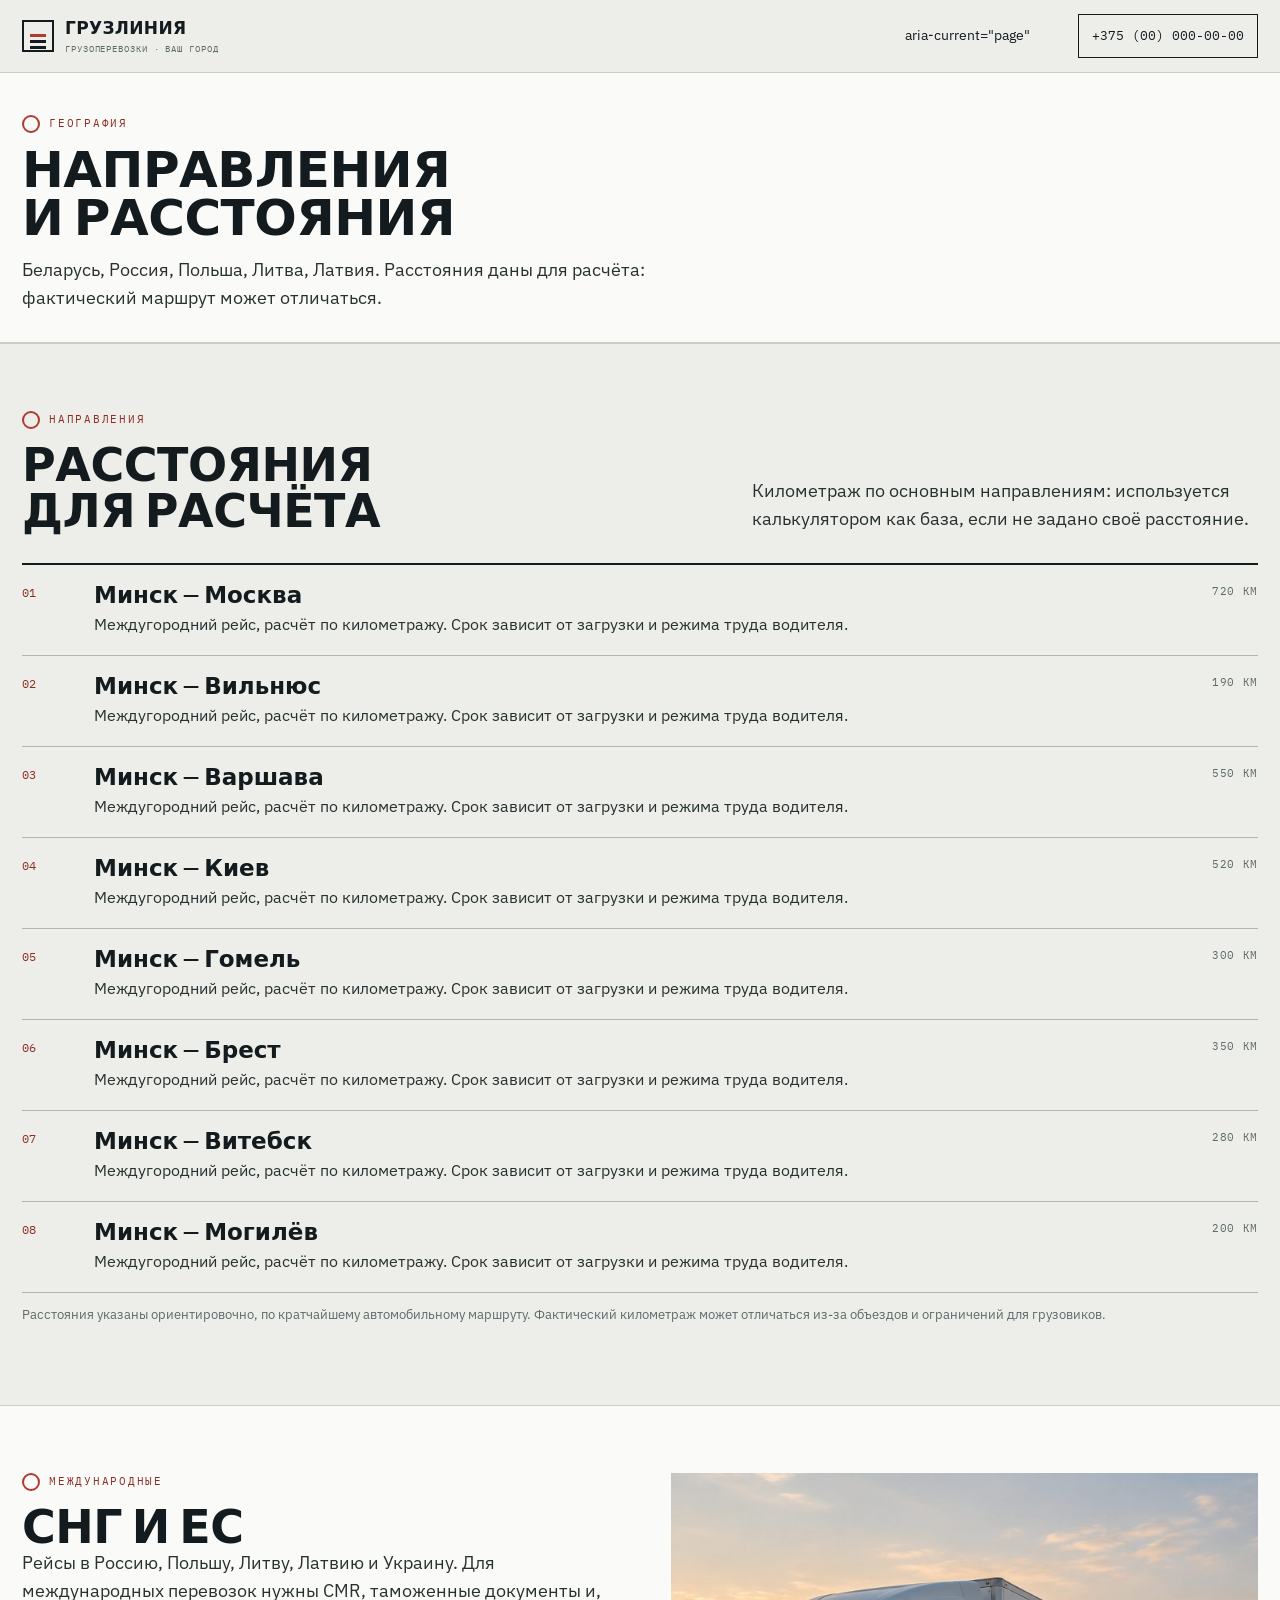
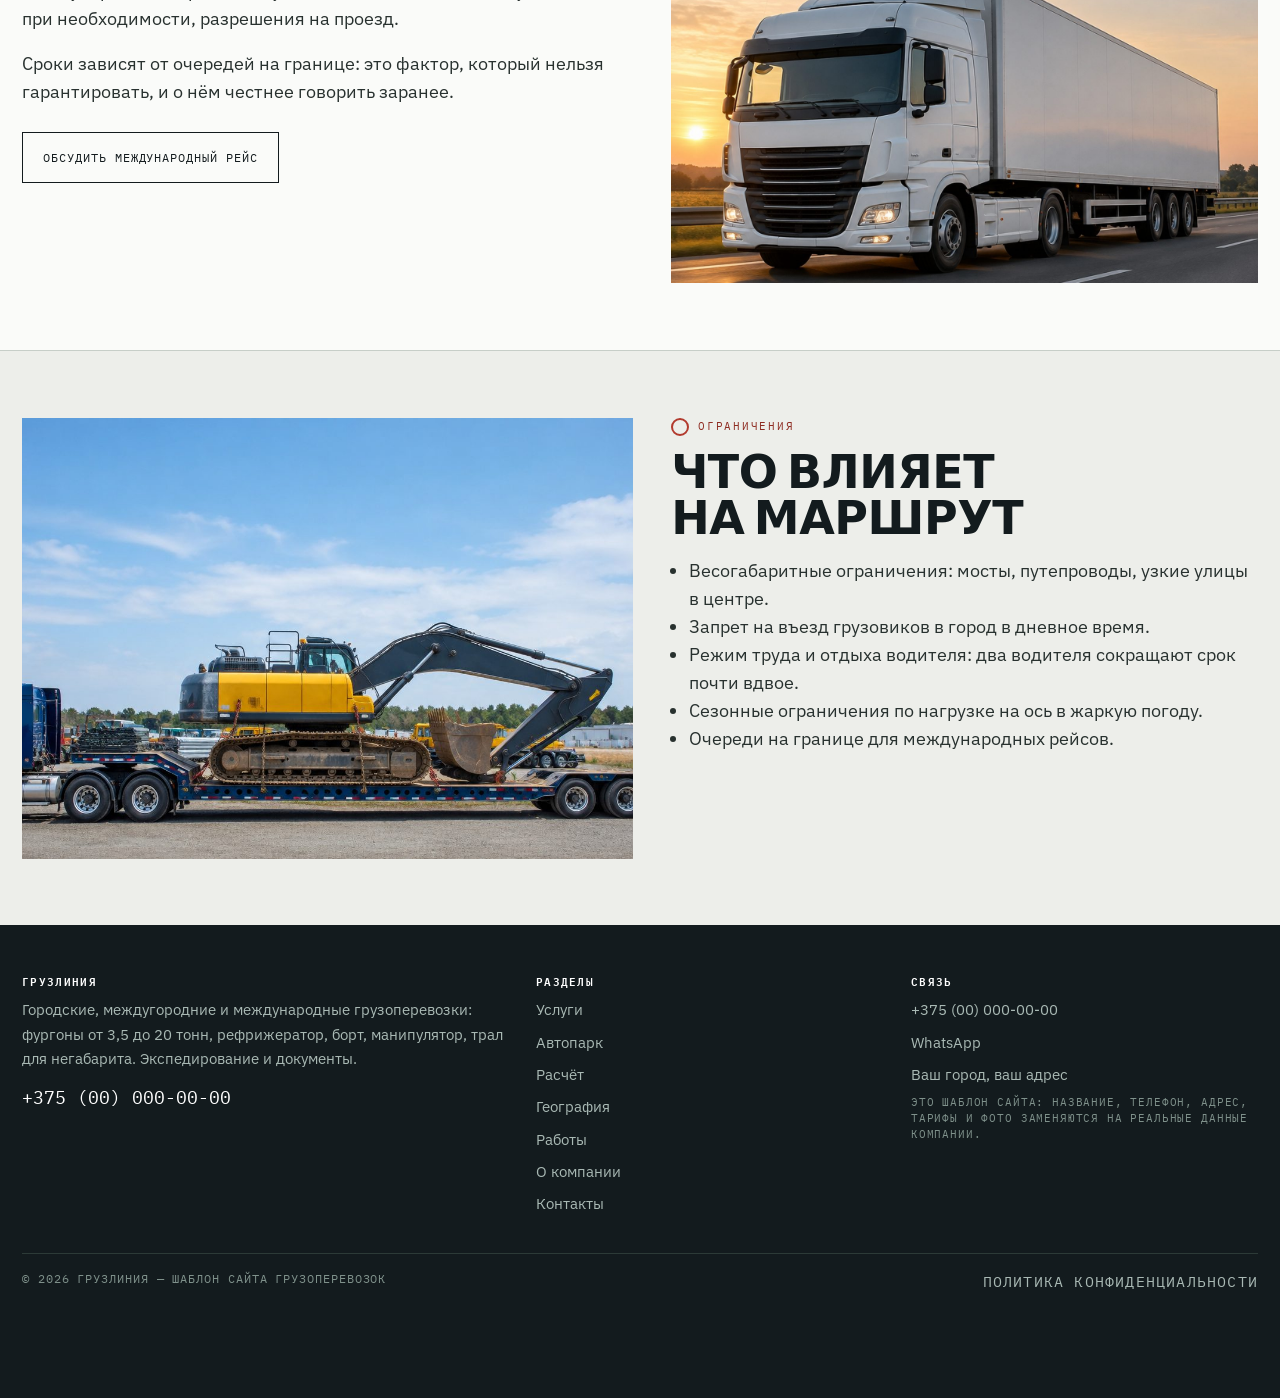
<file: geografiya.html>
<!doctype html><html lang="ru"><head>
<meta charset="utf-8"><meta name="viewport" content="width=device-width,initial-scale=1">
<title>География перевозок — направления и расстояния</title>
<meta name="description" content="Города и направления: Беларусь, Россия, Польша, Литва, Латвия, Украина. Расстояния для расчёта рейса.">
<meta property="og:title" content="География перевозок — направления и расстояния"><meta property="og:description" content="Города и направления: Беларусь, Россия, Польша, Литва, Латвия, Украина. Расстояния для расчёта рейса.">
<meta property="og:type" content="website"><meta property="og:locale" content="ru_BY">
<link rel="icon" href="assets/img/favicon.svg" type="image/svg+xml">
<link rel="preconnect" href="https://fonts.googleapis.com"><link rel="preconnect" href="https://fonts.gstatic.com" crossorigin>
<link href="https://fonts.googleapis.com/css2?family=IBM+Plex+Sans+Condensed:wght@600;700&family=IBM+Plex+Sans:wght@400;500;600&family=IBM+Plex+Mono:wght@400;500&display=swap" rel="stylesheet">
<style>
:root{--ink:#131B1E;--paper:#EDEEEA;--white:#FAFBF9;--red:#B23A2E;--red2:#8E2C22;--line:#C7CEC8;--line2:#ADB6AF;
--disp:"IBM Plex Sans Condensed",system-ui,sans-serif;--body:"IBM Plex Sans",system-ui,sans-serif;--mono:"IBM Plex Mono",ui-monospace,monospace}
*{box-sizing:border-box}[hidden]{display:none!important}
body{margin:0;background:var(--paper);color:var(--ink);font:400 17px/1.62 var(--body)}
body.is-locked{overflow:hidden}
img{max-width:100%;height:auto;display:block}
.wrap{width:min(1240px,100% - 44px);margin-inline:auto}
.top{position:sticky;top:0;z-index:60;background:rgba(237,238,234,.96);border-bottom:1px solid var(--line)}
.top__in{display:flex;align-items:center;gap:16px;height:72px}
.nav{display:flex;gap:16px;margin-left:auto}
.burger{display:none;margin-left:auto;width:44px;height:38px;background:none;border:1px solid var(--ink);flex-direction:column;gap:5px;align-items:center;justify-content:center;padding:0}
.burger span{width:20px;height:2px;background:var(--ink);display:block}
.btn{display:inline-flex;align-items:center;justify-content:center;font-family:var(--mono);font-size:12px;letter-spacing:.08em;
text-transform:uppercase;padding:15px 20px;border:1px solid var(--ink);background:var(--ink);color:#fff}
.btn--red{background:var(--red2);border-color:var(--red2);color:#fff}
.btn--wg{background:transparent;color:#fff;border-color:rgba(255,255,255,.55)}
.btn--ghost{background:transparent;color:var(--ink)}
.hero{position:relative;overflow:hidden;background:#0F1719}
.hero__bg{position:absolute;inset:0;width:100%;height:100%;object-fit:cover}
.hero__in{position:relative;z-index:2;color:#fff}
.hero h1{font-family:var(--disp);font-size:clamp(30px,5.4vw,72px);line-height:.96;margin:0;text-transform:uppercase;overflow-wrap:anywhere}
.drawer{position:fixed;inset:0;z-index:120;background:rgba(19,27,30,.62);display:flex;justify-content:flex-end}
.drawer__in{width:min(410px,100%);background:var(--paper);height:100%;overflow-y:auto;padding:18px 22px 30px;display:flex;flex-direction:column}
.fbar{position:fixed;left:0;right:0;bottom:0;z-index:70;display:none;background:rgba(237,238,234,.98);border-top:1px solid var(--line2);padding:8px 10px;gap:6px}
.fbar a{flex:1;text-align:center;padding:11px 4px;font-family:var(--mono);font-size:11px;text-transform:uppercase;border:1px solid var(--ink);color:var(--ink)}
.fbar a:first-child{background:var(--red2);border-color:var(--red2);color:#fff}
@media (max-width:859px){.fbar{display:flex}body{padding-bottom:64px}}
@media (max-width:1049px){.nav,.top__tel{display:none}.burger{display:flex}}
</style>
<link rel="stylesheet" href="assets/css/style.v1.css">
</head><body>
<header class="top"><div class="wrap top__in">
  <a class="brand" href="index.html" aria-label="ГРУЗЛИНИЯ — на главную">
    <span class="brand__mk" aria-hidden="true"></span>
    <span class="brand__tx"><b>ГРУЗЛИНИЯ</b><span>Грузоперевозки · Ваш город</span></span>
  </a>
  <nav class="nav" aria-label="Основная навигация"><a href="uslugi.html"Услуги></a><a href="avtopark.html"Автопарк></a><a href="raschet.html"Расчёт></a><a href="geografiya.html"География> aria-current="page"</a><a href="raboty.html"Работы></a><a href="o-kompanii.html"О компании></a></nav>
  <a class="top__tel" href="tel:+375000000000">+375 (00) 000-00-00</a>
  <button class="burger" id="burger" aria-label="Меню" aria-expanded="false" aria-controls="drawer"><span></span><span></span><span></span></button>
</div></header>
<div class="drawer" id="drawer" hidden>
  <div class="drawer__in" role="dialog" aria-modal="true" aria-label="Меню сайта">
    <div style="display:flex;align-items:center;justify-content:space-between;margin-bottom:12px">
      <span class="mono">Меню</span>
      <button class="drawer__x" id="drawerClose" aria-label="Закрыть меню">×</button>
    </div>
    <a class="dl" href="uslugi.html">Услуги</a><a class="dl" href="avtopark.html">Автопарк</a><a class="dl" href="raschet.html">Расчёт</a><a class="dl" href="geografiya.html">География</a><a class="dl" href="raboty.html">Работы</a><a class="dl" href="o-kompanii.html">О компании</a><a class="dl" href="kontakty.html">Контакты</a>
    <a class="btn btn--red" href="tel:+375000000000" style="margin-top:18px">+375 (00) 000-00-00</a>
    <a class="btn btn--ghost" href="https://wa.me/375000000000" target="_blank" rel="noopener" style="margin-top:8px">WhatsApp</a>
  </div>
</div>

<section style="padding:42px 0 30px;border-bottom:1px solid var(--line);background:var(--white)">
<div class="wrap"><p class="eyebrow">География</p><h1 style="font-size:clamp(26px,4vw,50px)">Направления<br>и расстояния</h1>
<p class="lede" style="margin:15px 0 0">Беларусь, Россия, Польша, Литва, Латвия. Расстояния даны для расчёта: фактический маршрут может отличаться.</p></div></section>
<main>
<section class="section"><div class="wrap">
  <div class="sec-head"><div><p class="eyebrow">Направления</p><h2>Расстояния<br>для расчёта</h2></div>
    <p class="lede">Километраж по основным направлениям: используется калькулятором как база, если не задано своё расстояние.</p></div>
  
  <div class="rows">
    <div class="row"><div class="row__n">01</div><div><h3>Минск — Москва</h3><p>Междугородний рейс, расчёт по километражу. Срок зависит от загрузки и режима труда водителя.</p></div><div class="row__t">720 км</div></div><div class="row"><div class="row__n">02</div><div><h3>Минск — Вильнюс</h3><p>Междугородний рейс, расчёт по километражу. Срок зависит от загрузки и режима труда водителя.</p></div><div class="row__t">190 км</div></div><div class="row"><div class="row__n">03</div><div><h3>Минск — Варшава</h3><p>Междугородний рейс, расчёт по километражу. Срок зависит от загрузки и режима труда водителя.</p></div><div class="row__t">550 км</div></div><div class="row"><div class="row__n">04</div><div><h3>Минск — Киев</h3><p>Междугородний рейс, расчёт по километражу. Срок зависит от загрузки и режима труда водителя.</p></div><div class="row__t">520 км</div></div><div class="row"><div class="row__n">05</div><div><h3>Минск — Гомель</h3><p>Междугородний рейс, расчёт по километражу. Срок зависит от загрузки и режима труда водителя.</p></div><div class="row__t">300 км</div></div><div class="row"><div class="row__n">06</div><div><h3>Минск — Брест</h3><p>Междугородний рейс, расчёт по километражу. Срок зависит от загрузки и режима труда водителя.</p></div><div class="row__t">350 км</div></div><div class="row"><div class="row__n">07</div><div><h3>Минск — Витебск</h3><p>Междугородний рейс, расчёт по километражу. Срок зависит от загрузки и режима труда водителя.</p></div><div class="row__t">280 км</div></div><div class="row"><div class="row__n">08</div><div><h3>Минск — Могилёв</h3><p>Междугородний рейс, расчёт по километражу. Срок зависит от загрузки и режима труда водителя.</p></div><div class="row__t">200 км</div></div>
  </div>
  <p class="fineprint" style="margin-top:12px">Расстояния указаны ориентировочно, по кратчайшему автомобильному маршруту. Фактический километраж может отличаться из-за объездов и ограничений для грузовиков.</p>
</div></section>
<section class="section section--white"><div class="wrap split">
  <div><p class="eyebrow">Международные</p><h2>СНГ и ЕС</h2>
    <p class="lede">Рейсы в Россию, Польшу, Литву, Латвию и Украину. Для международных перевозок нужны CMR, таможенные документы и, при необходимости, разрешения на проезд.</p>
    <p class="lede" style="margin-top:12px">Сроки зависят от очередей на границе: это фактор, который нельзя гарантировать, и о нём честнее говорить заранее.</p>
    <a class="btn btn--ghost" href="kontakty.html" style="margin-top:8px">Обсудить международный рейс</a></div>
  <div><img src="assets/img/hero.jpg" alt="Грузовик на трассе" loading="lazy"></div>
</div></section>
<section class="section"><div class="wrap split">
  <div><img src="assets/img/oversize.jpg" alt="Негабаритный груз на трале" loading="lazy"></div>
  <div><p class="eyebrow">Ограничения</p><h2>Что влияет<br>на маршрут</h2>
    <ul class="lede" style="padding-left:18px">
      <li>Весогабаритные ограничения: мосты, путепроводы, узкие улицы в центре.</li>
      <li>Запрет на въезд грузовиков в город в дневное время.</li>
      <li>Режим труда и отдыха водителя: два водителя сокращают срок почти вдвое.</li>
      <li>Сезонные ограничения по нагрузке на ось в жаркую погоду.</li>
      <li>Очереди на границе для международных рейсов.</li>
    </ul></div>
</div></section>
</main>
<footer class="foot"><div class="wrap foot__in">
  <div><h4>ГРУЗЛИНИЯ</h4>
    <p>Городские, междугородние и международные грузоперевозки: фургоны от 3,5 до 20 тонн, рефрижератор, борт, манипулятор, трал для негабарита. Экспедирование и документы.</p>
    <p style="margin-top:12px"><a href="tel:+375000000000" style="font-family:var(--mono);font-size:18px;color:#fff">+375 (00) 000-00-00</a></p></div>
  <div><h4>Разделы</h4><a href="uslugi.html">Услуги</a><a href="avtopark.html">Автопарк</a><a href="raschet.html">Расчёт</a><a href="geografiya.html">География</a><a href="raboty.html">Работы</a><a href="o-kompanii.html">О компании</a><a href="kontakty.html">Контакты</a></div>
  <div><h4>Связь</h4><a href="tel:+375000000000">+375 (00) 000-00-00</a><a href="https://wa.me/375000000000" target="_blank" rel="noopener">WhatsApp</a>
    <p>Ваш город, ваш адрес</p>
    <p class="mono" style="color:#7F918B;font-size:10.5px;line-height:1.5">Это шаблон сайта: название, телефон, адрес, тарифы и фото заменяются на реальные данные компании.</p></div>
  <div class="foot__bt"><span class="mono" style="color:#7F918B">© 2026 ГРУЗЛИНИЯ — шаблон сайта грузоперевозок</span>
    <a href="politika.html" class="mono" style="color:#A9B9B4">Политика конфиденциальности</a></div>
</div></footer>
<div class="fbar">
  <a href="tel:+375000000000">Позвонить</a>
  <a href="https://wa.me/375000000000" target="_blank" rel="noopener">WhatsApp</a>
  <a href="viber://chat?number=%2B375000000000">Viber</a>
  <a href="https://t.me/">Telegram</a>
</div>
<script src="assets/js/main.v1.js" defer></script>
</body></html>
</file>
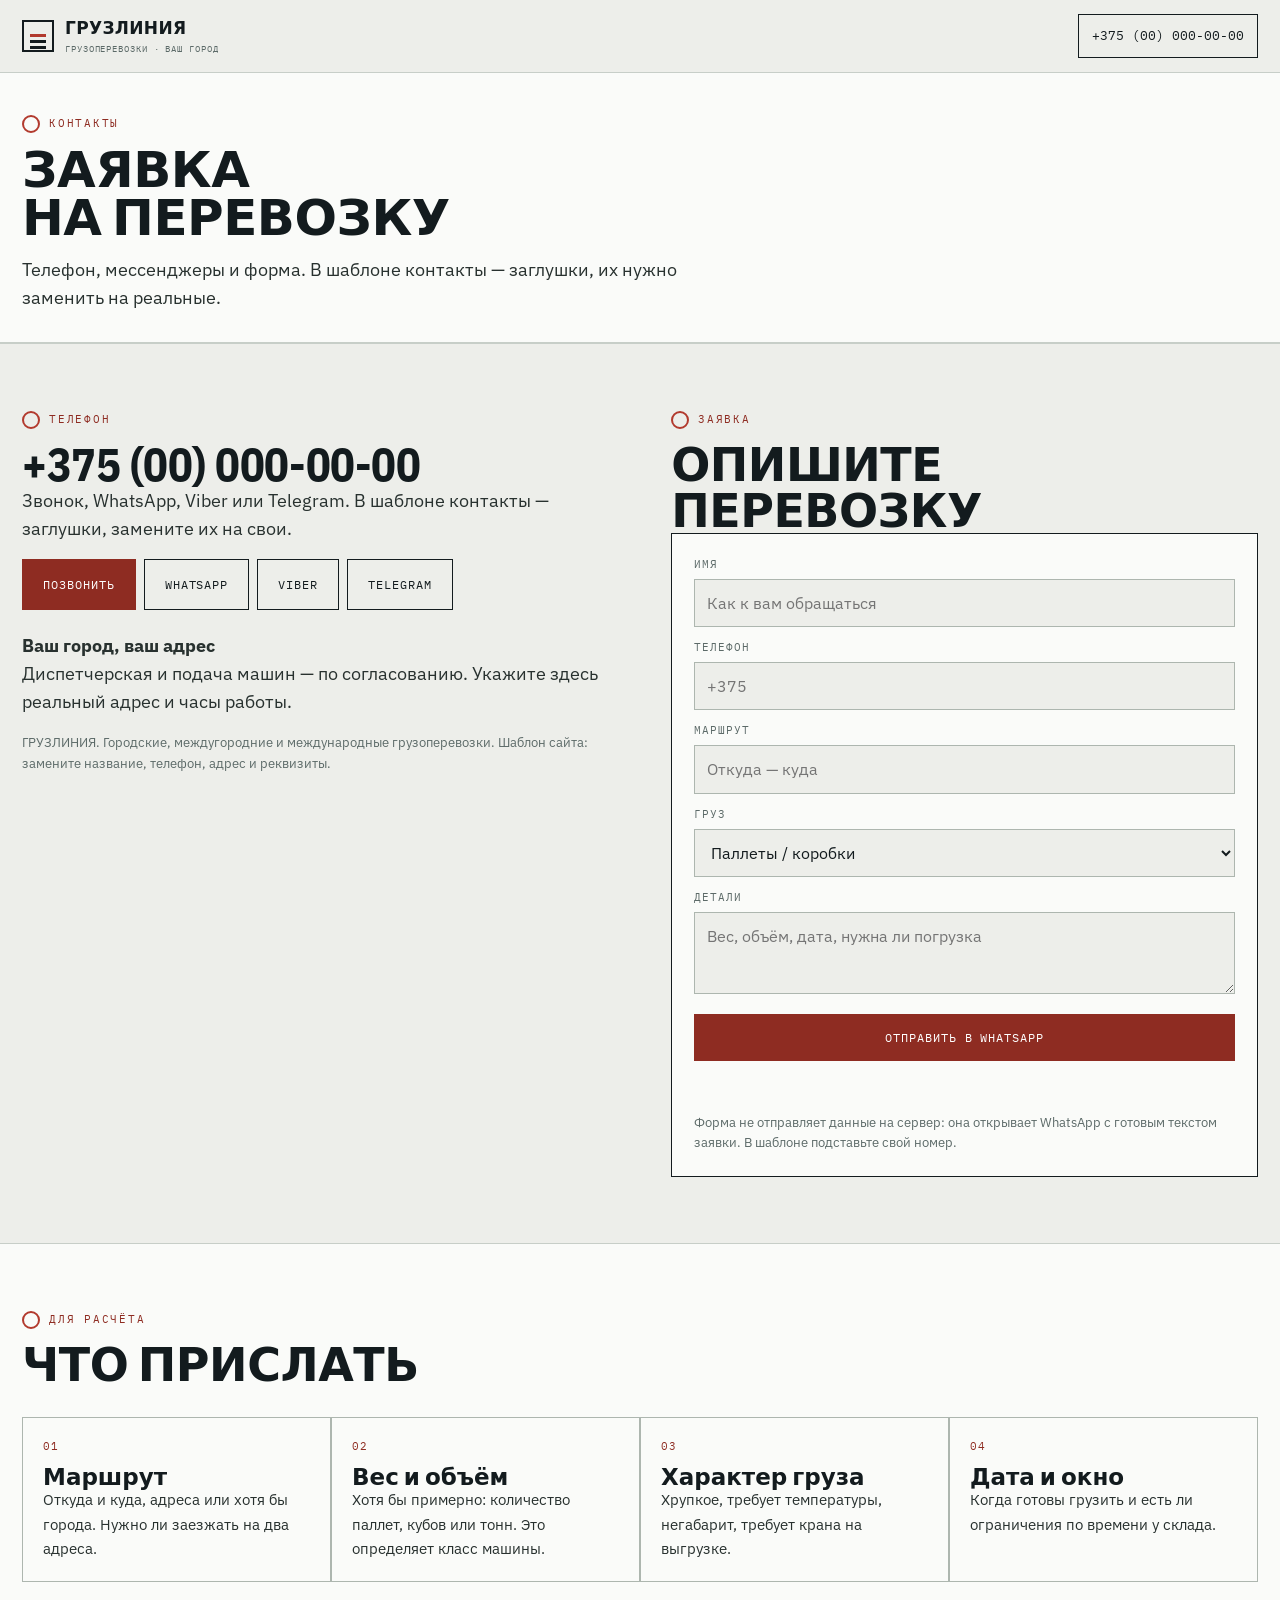
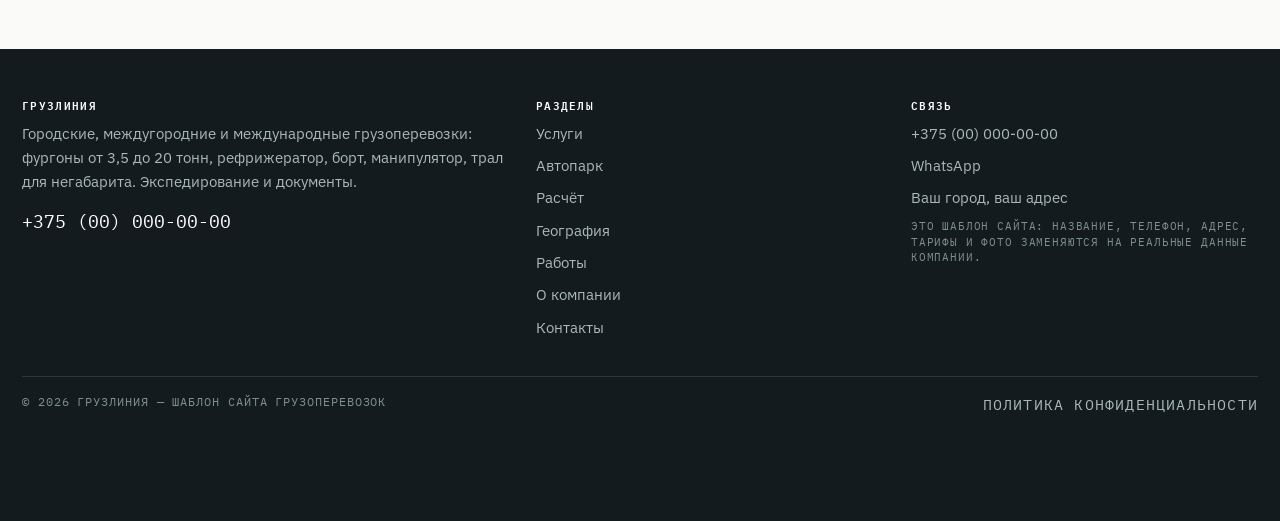
<file: kontakty.html>
<!doctype html><html lang="ru"><head>
<meta charset="utf-8"><meta name="viewport" content="width=device-width,initial-scale=1">
<title>Контакты — шаблон раздела для сайта грузоперевозок</title>
<meta name="description" content="Контакты транспортной компании: телефон, мессенджеры, адрес, форма заявки на перевозку.">
<meta property="og:title" content="Контакты — шаблон раздела для сайта грузоперевозок"><meta property="og:description" content="Контакты транспортной компании: телефон, мессенджеры, адрес, форма заявки на перевозку.">
<meta property="og:type" content="website"><meta property="og:locale" content="ru_BY">
<link rel="icon" href="assets/img/favicon.svg" type="image/svg+xml">
<link rel="preconnect" href="https://fonts.googleapis.com"><link rel="preconnect" href="https://fonts.gstatic.com" crossorigin>
<link href="https://fonts.googleapis.com/css2?family=IBM+Plex+Sans+Condensed:wght@600;700&family=IBM+Plex+Sans:wght@400;500;600&family=IBM+Plex+Mono:wght@400;500&display=swap" rel="stylesheet">
<style>
:root{--ink:#131B1E;--paper:#EDEEEA;--white:#FAFBF9;--red:#B23A2E;--red2:#8E2C22;--line:#C7CEC8;--line2:#ADB6AF;
--disp:"IBM Plex Sans Condensed",system-ui,sans-serif;--body:"IBM Plex Sans",system-ui,sans-serif;--mono:"IBM Plex Mono",ui-monospace,monospace}
*{box-sizing:border-box}[hidden]{display:none!important}
body{margin:0;background:var(--paper);color:var(--ink);font:400 17px/1.62 var(--body)}
body.is-locked{overflow:hidden}
img{max-width:100%;height:auto;display:block}
.wrap{width:min(1240px,100% - 44px);margin-inline:auto}
.top{position:sticky;top:0;z-index:60;background:rgba(237,238,234,.96);border-bottom:1px solid var(--line)}
.top__in{display:flex;align-items:center;gap:16px;height:72px}
.nav{display:flex;gap:16px;margin-left:auto}
.burger{display:none;margin-left:auto;width:44px;height:38px;background:none;border:1px solid var(--ink);flex-direction:column;gap:5px;align-items:center;justify-content:center;padding:0}
.burger span{width:20px;height:2px;background:var(--ink);display:block}
.btn{display:inline-flex;align-items:center;justify-content:center;font-family:var(--mono);font-size:12px;letter-spacing:.08em;
text-transform:uppercase;padding:15px 20px;border:1px solid var(--ink);background:var(--ink);color:#fff}
.btn--red{background:var(--red2);border-color:var(--red2);color:#fff}
.btn--wg{background:transparent;color:#fff;border-color:rgba(255,255,255,.55)}
.btn--ghost{background:transparent;color:var(--ink)}
.hero{position:relative;overflow:hidden;background:#0F1719}
.hero__bg{position:absolute;inset:0;width:100%;height:100%;object-fit:cover}
.hero__in{position:relative;z-index:2;color:#fff}
.hero h1{font-family:var(--disp);font-size:clamp(30px,5.4vw,72px);line-height:.96;margin:0;text-transform:uppercase;overflow-wrap:anywhere}
.drawer{position:fixed;inset:0;z-index:120;background:rgba(19,27,30,.62);display:flex;justify-content:flex-end}
.drawer__in{width:min(410px,100%);background:var(--paper);height:100%;overflow-y:auto;padding:18px 22px 30px;display:flex;flex-direction:column}
.fbar{position:fixed;left:0;right:0;bottom:0;z-index:70;display:none;background:rgba(237,238,234,.98);border-top:1px solid var(--line2);padding:8px 10px;gap:6px}
.fbar a{flex:1;text-align:center;padding:11px 4px;font-family:var(--mono);font-size:11px;text-transform:uppercase;border:1px solid var(--ink);color:var(--ink)}
.fbar a:first-child{background:var(--red2);border-color:var(--red2);color:#fff}
@media (max-width:859px){.fbar{display:flex}body{padding-bottom:64px}}
@media (max-width:1049px){.nav,.top__tel{display:none}.burger{display:flex}}
</style>
<link rel="stylesheet" href="assets/css/style.v1.css">
</head><body>
<header class="top"><div class="wrap top__in">
  <a class="brand" href="index.html" aria-label="ГРУЗЛИНИЯ — на главную">
    <span class="brand__mk" aria-hidden="true"></span>
    <span class="brand__tx"><b>ГРУЗЛИНИЯ</b><span>Грузоперевозки · Ваш город</span></span>
  </a>
  <nav class="nav" aria-label="Основная навигация"><a href="uslugi.html"Услуги></a><a href="avtopark.html"Автопарк></a><a href="raschet.html"Расчёт></a><a href="geografiya.html"География></a><a href="raboty.html"Работы></a><a href="o-kompanii.html"О компании></a></nav>
  <a class="top__tel" href="tel:+375000000000">+375 (00) 000-00-00</a>
  <button class="burger" id="burger" aria-label="Меню" aria-expanded="false" aria-controls="drawer"><span></span><span></span><span></span></button>
</div></header>
<div class="drawer" id="drawer" hidden>
  <div class="drawer__in" role="dialog" aria-modal="true" aria-label="Меню сайта">
    <div style="display:flex;align-items:center;justify-content:space-between;margin-bottom:12px">
      <span class="mono">Меню</span>
      <button class="drawer__x" id="drawerClose" aria-label="Закрыть меню">×</button>
    </div>
    <a class="dl" href="uslugi.html">Услуги</a><a class="dl" href="avtopark.html">Автопарк</a><a class="dl" href="raschet.html">Расчёт</a><a class="dl" href="geografiya.html">География</a><a class="dl" href="raboty.html">Работы</a><a class="dl" href="o-kompanii.html">О компании</a><a class="dl" href="kontakty.html">Контакты</a>
    <a class="btn btn--red" href="tel:+375000000000" style="margin-top:18px">+375 (00) 000-00-00</a>
    <a class="btn btn--ghost" href="https://wa.me/375000000000" target="_blank" rel="noopener" style="margin-top:8px">WhatsApp</a>
  </div>
</div>

<section style="padding:42px 0 30px;border-bottom:1px solid var(--line);background:var(--white)">
<div class="wrap"><p class="eyebrow">Контакты</p><h1 style="font-size:clamp(26px,4vw,50px)">Заявка<br>на перевозку</h1>
<p class="lede" style="margin:15px 0 0">Телефон, мессенджеры и форма. В шаблоне контакты — заглушки, их нужно заменить на реальные.</p></div></section>
<main>
<section class="section"><div class="wrap split">
  <div><p class="eyebrow">Телефон</p><h2>+375 (00) 000-00-00</h2>
    <p class="lede" style="margin-bottom:16px">Звонок, WhatsApp, Viber или Telegram. В шаблоне контакты — заглушки, замените их на свои.</p>
    <div style="display:flex;flex-wrap:wrap;gap:8px">
      <a class="btn btn--red" href="tel:+375000000000">Позвонить</a>
      <a class="btn btn--ghost" href="https://wa.me/375000000000" target="_blank" rel="noopener">WhatsApp</a>
      <a class="btn btn--ghost" href="viber://chat?number=%2B375000000000">Viber</a>
      <a class="btn btn--ghost" href="https://t.me/">Telegram</a>
    </div>
    <p class="lede" style="margin-top:22px"><strong>Ваш город, ваш адрес</strong><br>Диспетчерская и подача машин — по согласованию. Укажите здесь реальный адрес и часы работы.</p>
    <p class="fineprint" style="margin-top:14px">ГРУЗЛИНИЯ. Городские, междугородние и международные грузоперевозки. Шаблон сайта: замените название, телефон, адрес и реквизиты.</p></div>
  <div><p class="eyebrow">Заявка</p><h2>Опишите перевозку</h2><form class="form" id="leadForm" novalidate>
  <div><label for="f-name">Имя</label><input id="f-name" name="name" type="text" autocomplete="name" placeholder="Как к вам обращаться"></div>
  <div><label for="f-phone">Телефон</label><input id="f-phone" name="phone" type="tel" autocomplete="tel" placeholder="+375"></div>
  <div><label for="f-route">Маршрут</label><input id="f-route" name="route" type="text" placeholder="Откуда — куда"></div>
  <div><label for="f-cargo">Груз</label>
    <select id="f-cargo" name="cargo">
      <option>Паллеты / коробки</option><option>Стройматериалы</option><option>Оборудование</option>
      <option>Мебель</option><option>Продукты (рефрижератор)</option><option>Негабарит</option><option>Другое</option>
    </select></div>
  <div><label for="f-msg">Детали</label><textarea id="f-msg" name="msg" placeholder="Вес, объём, дата, нужна ли погрузка"></textarea></div>
  <button class="btn btn--red" type="submit">Отправить в WhatsApp</button>
  <p class="form__msg" id="formMsg" role="status" aria-live="polite"></p>
  <p class="fineprint" style="margin:0">Форма не отправляет данные на сервер: она открывает WhatsApp с готовым текстом заявки. В шаблоне подставьте свой номер.</p>
</form></div>
</div></section>
<section class="section section--white"><div class="wrap">
  <div class="sec-head"><div><p class="eyebrow">Для расчёта</p><h2>Что прислать</h2></div></div>
  <div class="steps"><div class="step"><span class="step__n">01</span><h3>Маршрут</h3><p>Откуда и куда, адреса или хотя бы города. Нужно ли заезжать на два адреса.</p></div><div class="step"><span class="step__n">02</span><h3>Вес и объём</h3><p>Хотя бы примерно: количество паллет, кубов или тонн. Это определяет класс машины.</p></div><div class="step"><span class="step__n">03</span><h3>Характер груза</h3><p>Хрупкое, требует температуры, негабарит, требует крана на выгрузке.</p></div><div class="step"><span class="step__n">04</span><h3>Дата и окно</h3><p>Когда готовы грузить и есть ли ограничения по времени у склада.</p></div></div>
</div></section>
</main>
<footer class="foot"><div class="wrap foot__in">
  <div><h4>ГРУЗЛИНИЯ</h4>
    <p>Городские, междугородние и международные грузоперевозки: фургоны от 3,5 до 20 тонн, рефрижератор, борт, манипулятор, трал для негабарита. Экспедирование и документы.</p>
    <p style="margin-top:12px"><a href="tel:+375000000000" style="font-family:var(--mono);font-size:18px;color:#fff">+375 (00) 000-00-00</a></p></div>
  <div><h4>Разделы</h4><a href="uslugi.html">Услуги</a><a href="avtopark.html">Автопарк</a><a href="raschet.html">Расчёт</a><a href="geografiya.html">География</a><a href="raboty.html">Работы</a><a href="o-kompanii.html">О компании</a><a href="kontakty.html">Контакты</a></div>
  <div><h4>Связь</h4><a href="tel:+375000000000">+375 (00) 000-00-00</a><a href="https://wa.me/375000000000" target="_blank" rel="noopener">WhatsApp</a>
    <p>Ваш город, ваш адрес</p>
    <p class="mono" style="color:#7F918B;font-size:10.5px;line-height:1.5">Это шаблон сайта: название, телефон, адрес, тарифы и фото заменяются на реальные данные компании.</p></div>
  <div class="foot__bt"><span class="mono" style="color:#7F918B">© 2026 ГРУЗЛИНИЯ — шаблон сайта грузоперевозок</span>
    <a href="politika.html" class="mono" style="color:#A9B9B4">Политика конфиденциальности</a></div>
</div></footer>
<div class="fbar">
  <a href="tel:+375000000000">Позвонить</a>
  <a href="https://wa.me/375000000000" target="_blank" rel="noopener">WhatsApp</a>
  <a href="viber://chat?number=%2B375000000000">Viber</a>
  <a href="https://t.me/">Telegram</a>
</div>
<script src="assets/js/main.v1.js" defer></script>
</body></html>
</file>
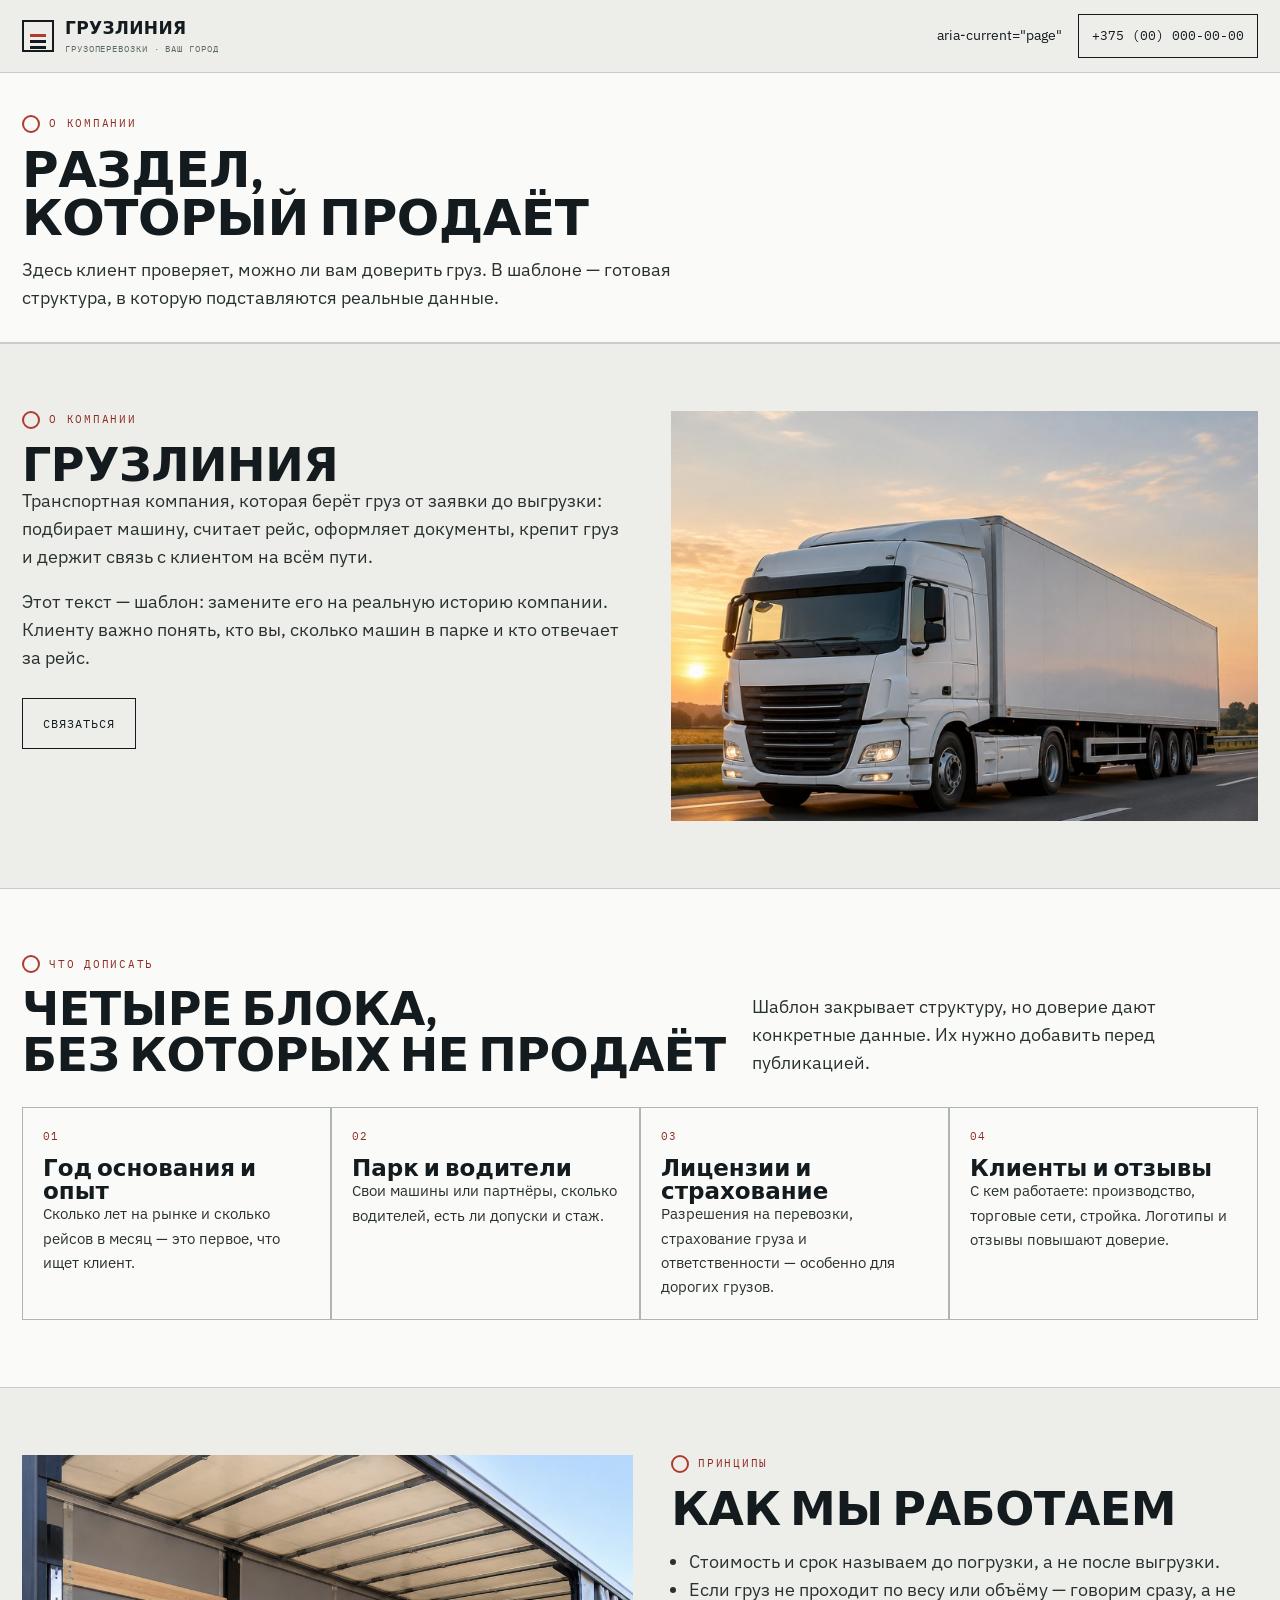
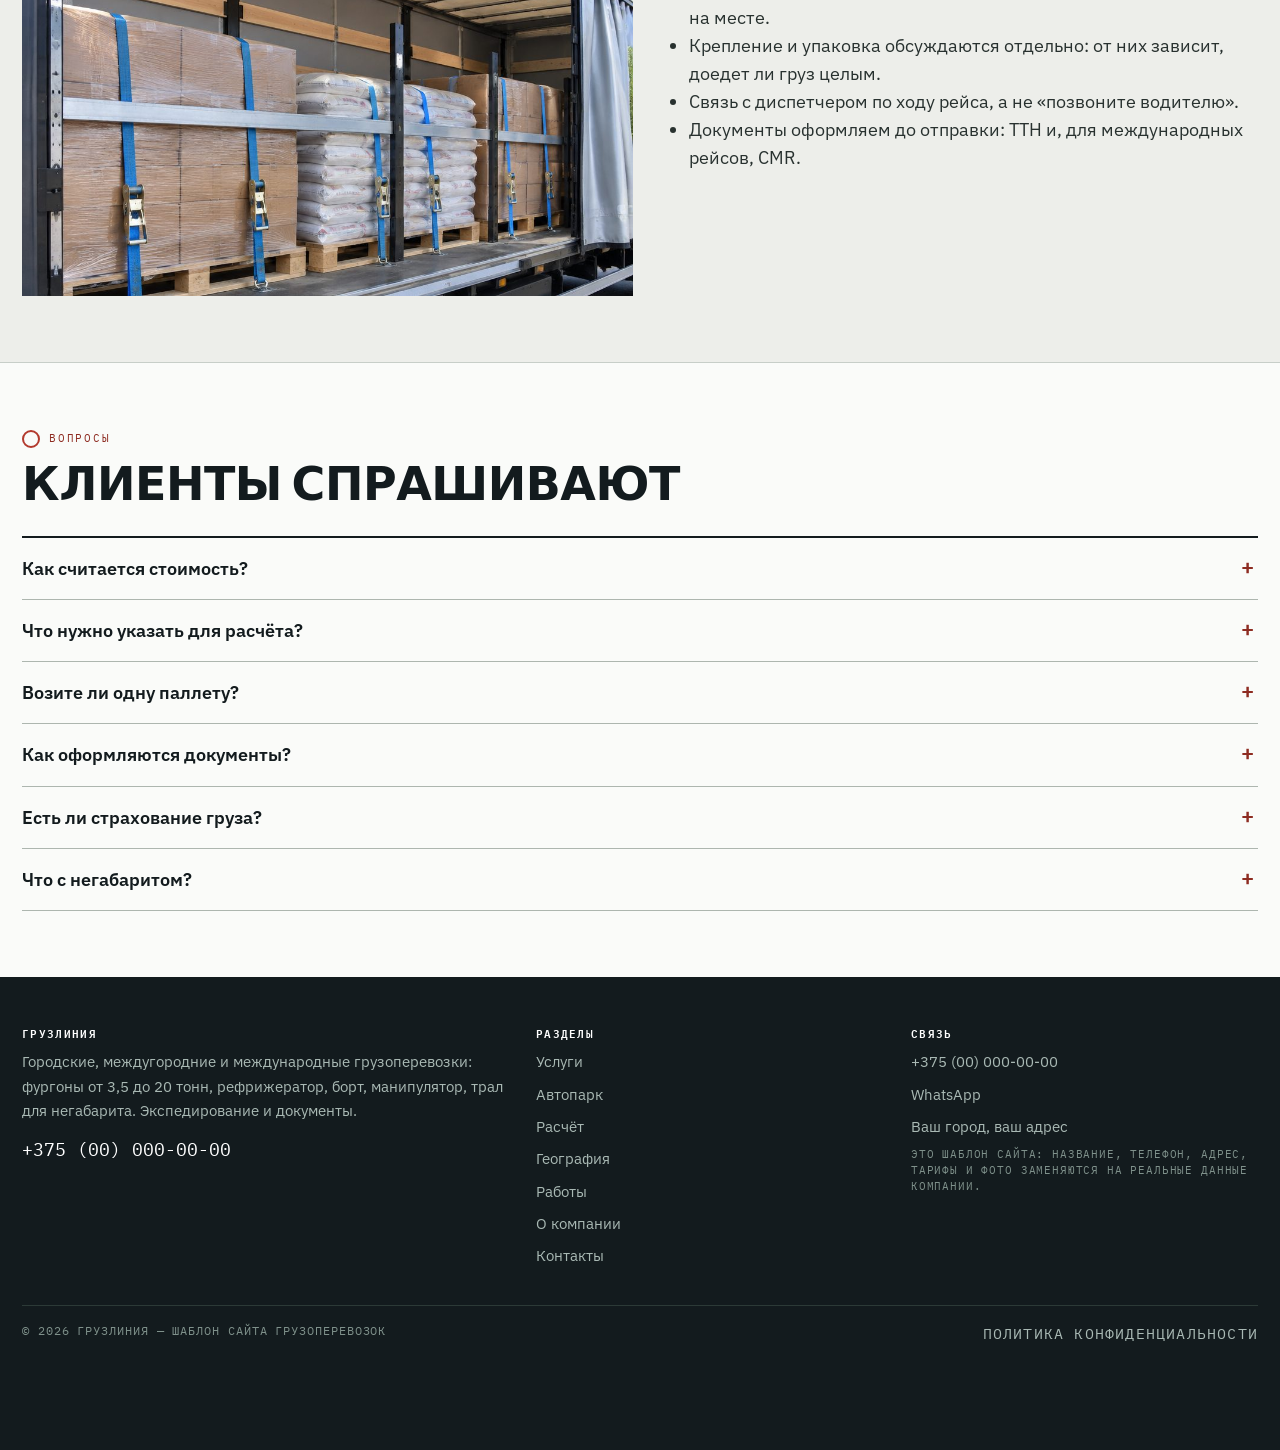
<file: o-kompanii.html>
<!doctype html><html lang="ru"><head>
<meta charset="utf-8"><meta name="viewport" content="width=device-width,initial-scale=1">
<title>О компании — шаблон раздела для транспортной компании</title>
<meta name="description" content="Раздел о компании для сайта грузоперевозок: подход, принципы, что стоит добавить про парк, документы и страхование груза.">
<meta property="og:title" content="О компании — шаблон раздела для транспортной компании"><meta property="og:description" content="Раздел о компании для сайта грузоперевозок: подход, принципы, что стоит добавить про парк, документы и страхование груза.">
<meta property="og:type" content="website"><meta property="og:locale" content="ru_BY">
<link rel="icon" href="assets/img/favicon.svg" type="image/svg+xml">
<link rel="preconnect" href="https://fonts.googleapis.com"><link rel="preconnect" href="https://fonts.gstatic.com" crossorigin>
<link href="https://fonts.googleapis.com/css2?family=IBM+Plex+Sans+Condensed:wght@600;700&family=IBM+Plex+Sans:wght@400;500;600&family=IBM+Plex+Mono:wght@400;500&display=swap" rel="stylesheet">
<style>
:root{--ink:#131B1E;--paper:#EDEEEA;--white:#FAFBF9;--red:#B23A2E;--red2:#8E2C22;--line:#C7CEC8;--line2:#ADB6AF;
--disp:"IBM Plex Sans Condensed",system-ui,sans-serif;--body:"IBM Plex Sans",system-ui,sans-serif;--mono:"IBM Plex Mono",ui-monospace,monospace}
*{box-sizing:border-box}[hidden]{display:none!important}
body{margin:0;background:var(--paper);color:var(--ink);font:400 17px/1.62 var(--body)}
body.is-locked{overflow:hidden}
img{max-width:100%;height:auto;display:block}
.wrap{width:min(1240px,100% - 44px);margin-inline:auto}
.top{position:sticky;top:0;z-index:60;background:rgba(237,238,234,.96);border-bottom:1px solid var(--line)}
.top__in{display:flex;align-items:center;gap:16px;height:72px}
.nav{display:flex;gap:16px;margin-left:auto}
.burger{display:none;margin-left:auto;width:44px;height:38px;background:none;border:1px solid var(--ink);flex-direction:column;gap:5px;align-items:center;justify-content:center;padding:0}
.burger span{width:20px;height:2px;background:var(--ink);display:block}
.btn{display:inline-flex;align-items:center;justify-content:center;font-family:var(--mono);font-size:12px;letter-spacing:.08em;
text-transform:uppercase;padding:15px 20px;border:1px solid var(--ink);background:var(--ink);color:#fff}
.btn--red{background:var(--red2);border-color:var(--red2);color:#fff}
.btn--wg{background:transparent;color:#fff;border-color:rgba(255,255,255,.55)}
.btn--ghost{background:transparent;color:var(--ink)}
.hero{position:relative;overflow:hidden;background:#0F1719}
.hero__bg{position:absolute;inset:0;width:100%;height:100%;object-fit:cover}
.hero__in{position:relative;z-index:2;color:#fff}
.hero h1{font-family:var(--disp);font-size:clamp(30px,5.4vw,72px);line-height:.96;margin:0;text-transform:uppercase;overflow-wrap:anywhere}
.drawer{position:fixed;inset:0;z-index:120;background:rgba(19,27,30,.62);display:flex;justify-content:flex-end}
.drawer__in{width:min(410px,100%);background:var(--paper);height:100%;overflow-y:auto;padding:18px 22px 30px;display:flex;flex-direction:column}
.fbar{position:fixed;left:0;right:0;bottom:0;z-index:70;display:none;background:rgba(237,238,234,.98);border-top:1px solid var(--line2);padding:8px 10px;gap:6px}
.fbar a{flex:1;text-align:center;padding:11px 4px;font-family:var(--mono);font-size:11px;text-transform:uppercase;border:1px solid var(--ink);color:var(--ink)}
.fbar a:first-child{background:var(--red2);border-color:var(--red2);color:#fff}
@media (max-width:859px){.fbar{display:flex}body{padding-bottom:64px}}
@media (max-width:1049px){.nav,.top__tel{display:none}.burger{display:flex}}
</style>
<link rel="stylesheet" href="assets/css/style.v1.css">
</head><body>
<header class="top"><div class="wrap top__in">
  <a class="brand" href="index.html" aria-label="ГРУЗЛИНИЯ — на главную">
    <span class="brand__mk" aria-hidden="true"></span>
    <span class="brand__tx"><b>ГРУЗЛИНИЯ</b><span>Грузоперевозки · Ваш город</span></span>
  </a>
  <nav class="nav" aria-label="Основная навигация"><a href="uslugi.html"Услуги></a><a href="avtopark.html"Автопарк></a><a href="raschet.html"Расчёт></a><a href="geografiya.html"География></a><a href="raboty.html"Работы></a><a href="o-kompanii.html"О компании> aria-current="page"</a></nav>
  <a class="top__tel" href="tel:+375000000000">+375 (00) 000-00-00</a>
  <button class="burger" id="burger" aria-label="Меню" aria-expanded="false" aria-controls="drawer"><span></span><span></span><span></span></button>
</div></header>
<div class="drawer" id="drawer" hidden>
  <div class="drawer__in" role="dialog" aria-modal="true" aria-label="Меню сайта">
    <div style="display:flex;align-items:center;justify-content:space-between;margin-bottom:12px">
      <span class="mono">Меню</span>
      <button class="drawer__x" id="drawerClose" aria-label="Закрыть меню">×</button>
    </div>
    <a class="dl" href="uslugi.html">Услуги</a><a class="dl" href="avtopark.html">Автопарк</a><a class="dl" href="raschet.html">Расчёт</a><a class="dl" href="geografiya.html">География</a><a class="dl" href="raboty.html">Работы</a><a class="dl" href="o-kompanii.html">О компании</a><a class="dl" href="kontakty.html">Контакты</a>
    <a class="btn btn--red" href="tel:+375000000000" style="margin-top:18px">+375 (00) 000-00-00</a>
    <a class="btn btn--ghost" href="https://wa.me/375000000000" target="_blank" rel="noopener" style="margin-top:8px">WhatsApp</a>
  </div>
</div>

<section style="padding:42px 0 30px;border-bottom:1px solid var(--line);background:var(--white)">
<div class="wrap"><p class="eyebrow">О компании</p><h1 style="font-size:clamp(26px,4vw,50px)">Раздел,<br>который продаёт</h1>
<p class="lede" style="margin:15px 0 0">Здесь клиент проверяет, можно ли вам доверить груз. В шаблоне — готовая структура, в которую подставляются реальные данные.</p></div></section>
<main>
<section class="section"><div class="wrap split">
  <div><p class="eyebrow">О компании</p><h2>ГРУЗЛИНИЯ</h2>
    <p class="lede">Транспортная компания, которая берёт груз от заявки до выгрузки: подбирает машину, считает рейс, оформляет документы, крепит груз и держит связь с клиентом на всём пути.</p>
    <p class="lede" style="margin-top:12px">Этот текст — шаблон: замените его на реальную историю компании. Клиенту важно понять, кто вы, сколько машин в парке и кто отвечает за рейс.</p>
    <a class="btn btn--ghost" href="kontakty.html" style="margin-top:8px">Связаться</a></div>
  <div><img src="assets/img/hero.jpg" alt="Автопарк компании" loading="lazy"></div>
</div></section>
<section class="section section--white"><div class="wrap">
  <div class="sec-head"><div><p class="eyebrow">Что дописать</p><h2>Четыре блока,<br>без которых не продаёт</h2></div>
    <p class="lede">Шаблон закрывает структуру, но доверие дают конкретные данные. Их нужно добавить перед публикацией.</p></div>
  <div class="steps"><div class="step"><span class="step__n">01</span><h3>Год основания и опыт</h3><p>Сколько лет на рынке и сколько рейсов в месяц — это первое, что ищет клиент.</p></div><div class="step"><span class="step__n">02</span><h3>Парк и водители</h3><p>Свои машины или партнёры, сколько водителей, есть ли допуски и стаж.</p></div><div class="step"><span class="step__n">03</span><h3>Лицензии и страхование</h3><p>Разрешения на перевозки, страхование груза и ответственности — особенно для дорогих грузов.</p></div><div class="step"><span class="step__n">04</span><h3>Клиенты и отзывы</h3><p>С кем работаете: производство, торговые сети, стройка. Логотипы и отзывы повышают доверие.</p></div></div>
</div></section>
<section class="section"><div class="wrap split">
  <div><img src="assets/img/cargo.jpg" alt="Груз в кузове" loading="lazy"></div>
  <div><p class="eyebrow">Принципы</p><h2>Как мы работаем</h2>
    <ul class="lede" style="padding-left:18px">
      <li>Стоимость и срок называем до погрузки, а не после выгрузки.</li>
      <li>Если груз не проходит по весу или объёму — говорим сразу, а не на месте.</li>
      <li>Крепление и упаковка обсуждаются отдельно: от них зависит, доедет ли груз целым.</li>
      <li>Связь с диспетчером по ходу рейса, а не «позвоните водителю».</li>
      <li>Документы оформляем до отправки: ТТН и, для международных рейсов, CMR.</li>
    </ul></div>
</div></section>
<section class="section section--white"><div class="wrap">
  <div class="sec-head"><div><p class="eyebrow">Вопросы</p><h2>Клиенты спрашивают</h2></div></div>
  <div class="acc"><details><summary>Как считается стоимость?</summary><p>Базовая ставка за километр зависит от типа кузова и тоннажа, плюс погрузка, разгрузка и дополнительные услуги. В шаблоне калькулятор работает на демонстрационных тарифах — их нужно заменить на свои.</p></details><details><summary>Что нужно указать для расчёта?</summary><p>Маршрут, вес и объём груза, тип груза (нужен ли сухой кузов или рефрижератор), дату и нужны ли грузчики. По этим данным уже можно назвать вилку.</p></details><details><summary>Возите ли одну паллету?</summary><p>Да, для небольших партий есть машина 3,5 т и вариант сборного груза: вы платите за место, а не за всю машину.</p></details><details><summary>Как оформляются документы?</summary><p>Товарно-транспортная накладная, при необходимости — доверенность и сопроводительные документы. Для международных рейсов — CMR и таможенное оформление.</p></details><details><summary>Есть ли страхование груза?</summary><p>В шаблоне этот пункт — заготовка: укажите, страхуете ли вы груз и на какую сумму. Это один из первых вопросов клиента при дорогом грузе.</p></details><details><summary>Что с негабаритом?</summary><p>Для техники и крупных конструкций используется трал. Нужны габариты, вес и точки крепления; маршрут иногда требует согласования.</p></details></div>
</div></section>
</main>
<footer class="foot"><div class="wrap foot__in">
  <div><h4>ГРУЗЛИНИЯ</h4>
    <p>Городские, междугородние и международные грузоперевозки: фургоны от 3,5 до 20 тонн, рефрижератор, борт, манипулятор, трал для негабарита. Экспедирование и документы.</p>
    <p style="margin-top:12px"><a href="tel:+375000000000" style="font-family:var(--mono);font-size:18px;color:#fff">+375 (00) 000-00-00</a></p></div>
  <div><h4>Разделы</h4><a href="uslugi.html">Услуги</a><a href="avtopark.html">Автопарк</a><a href="raschet.html">Расчёт</a><a href="geografiya.html">География</a><a href="raboty.html">Работы</a><a href="o-kompanii.html">О компании</a><a href="kontakty.html">Контакты</a></div>
  <div><h4>Связь</h4><a href="tel:+375000000000">+375 (00) 000-00-00</a><a href="https://wa.me/375000000000" target="_blank" rel="noopener">WhatsApp</a>
    <p>Ваш город, ваш адрес</p>
    <p class="mono" style="color:#7F918B;font-size:10.5px;line-height:1.5">Это шаблон сайта: название, телефон, адрес, тарифы и фото заменяются на реальные данные компании.</p></div>
  <div class="foot__bt"><span class="mono" style="color:#7F918B">© 2026 ГРУЗЛИНИЯ — шаблон сайта грузоперевозок</span>
    <a href="politika.html" class="mono" style="color:#A9B9B4">Политика конфиденциальности</a></div>
</div></footer>
<div class="fbar">
  <a href="tel:+375000000000">Позвонить</a>
  <a href="https://wa.me/375000000000" target="_blank" rel="noopener">WhatsApp</a>
  <a href="viber://chat?number=%2B375000000000">Viber</a>
  <a href="https://t.me/">Telegram</a>
</div>
<script src="assets/js/main.v1.js" defer></script>
</body></html>
</file>
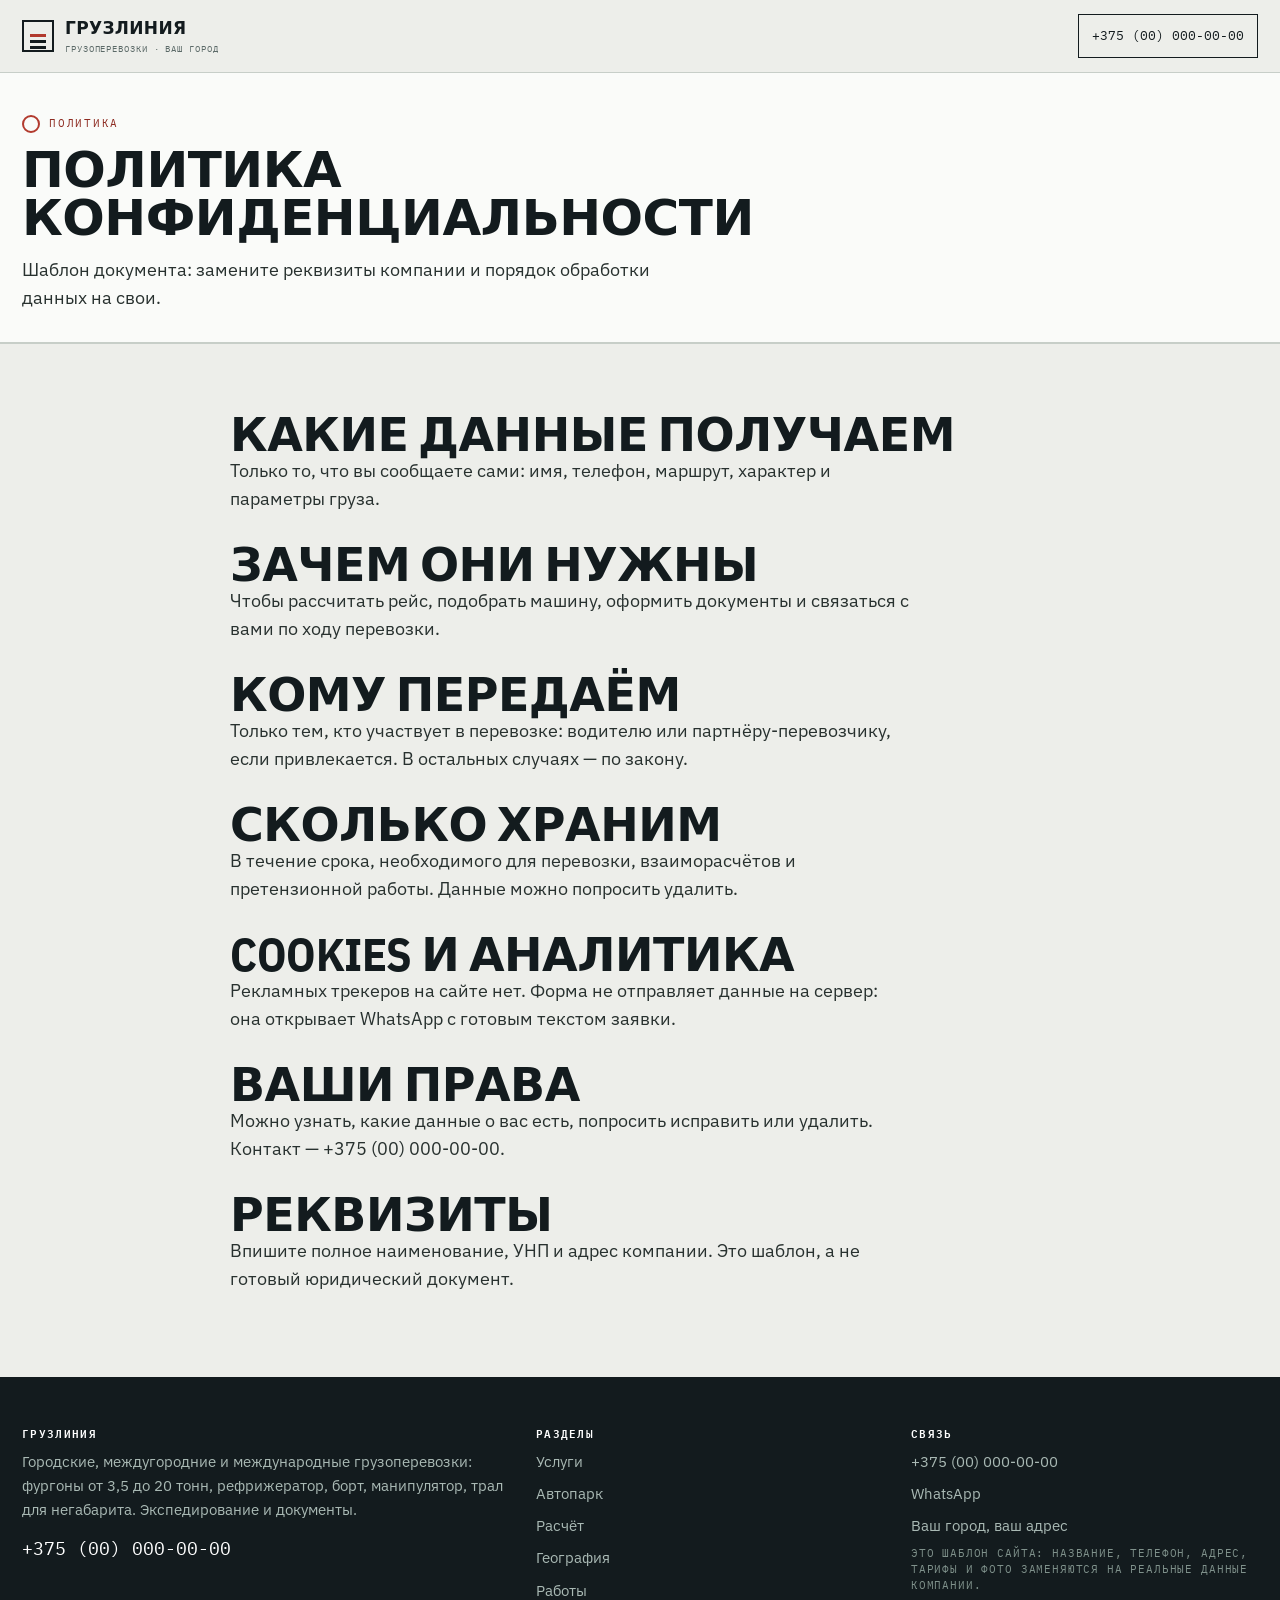
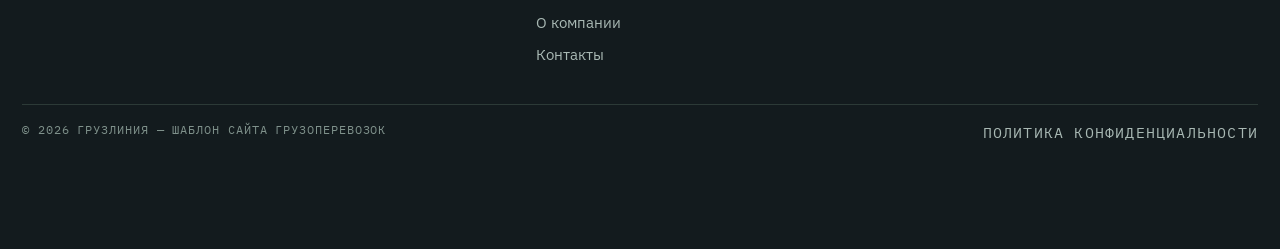
<file: politika.html>
<!doctype html><html lang="ru"><head>
<meta charset="utf-8"><meta name="viewport" content="width=device-width,initial-scale=1">
<title>Политика конфиденциальности | шаблон сайта</title>
<meta name="description" content="Шаблон политики конфиденциальности для сайта грузоперевозок.">
<meta property="og:title" content="Политика конфиденциальности | шаблон сайта"><meta property="og:description" content="Шаблон политики конфиденциальности для сайта грузоперевозок.">
<meta property="og:type" content="website"><meta property="og:locale" content="ru_BY">
<link rel="icon" href="assets/img/favicon.svg" type="image/svg+xml">
<link rel="preconnect" href="https://fonts.googleapis.com"><link rel="preconnect" href="https://fonts.gstatic.com" crossorigin>
<link href="https://fonts.googleapis.com/css2?family=IBM+Plex+Sans+Condensed:wght@600;700&family=IBM+Plex+Sans:wght@400;500;600&family=IBM+Plex+Mono:wght@400;500&display=swap" rel="stylesheet">
<style>
:root{--ink:#131B1E;--paper:#EDEEEA;--white:#FAFBF9;--red:#B23A2E;--red2:#8E2C22;--line:#C7CEC8;--line2:#ADB6AF;
--disp:"IBM Plex Sans Condensed",system-ui,sans-serif;--body:"IBM Plex Sans",system-ui,sans-serif;--mono:"IBM Plex Mono",ui-monospace,monospace}
*{box-sizing:border-box}[hidden]{display:none!important}
body{margin:0;background:var(--paper);color:var(--ink);font:400 17px/1.62 var(--body)}
body.is-locked{overflow:hidden}
img{max-width:100%;height:auto;display:block}
.wrap{width:min(1240px,100% - 44px);margin-inline:auto}
.top{position:sticky;top:0;z-index:60;background:rgba(237,238,234,.96);border-bottom:1px solid var(--line)}
.top__in{display:flex;align-items:center;gap:16px;height:72px}
.nav{display:flex;gap:16px;margin-left:auto}
.burger{display:none;margin-left:auto;width:44px;height:38px;background:none;border:1px solid var(--ink);flex-direction:column;gap:5px;align-items:center;justify-content:center;padding:0}
.burger span{width:20px;height:2px;background:var(--ink);display:block}
.btn{display:inline-flex;align-items:center;justify-content:center;font-family:var(--mono);font-size:12px;letter-spacing:.08em;
text-transform:uppercase;padding:15px 20px;border:1px solid var(--ink);background:var(--ink);color:#fff}
.btn--red{background:var(--red2);border-color:var(--red2);color:#fff}
.btn--wg{background:transparent;color:#fff;border-color:rgba(255,255,255,.55)}
.btn--ghost{background:transparent;color:var(--ink)}
.hero{position:relative;overflow:hidden;background:#0F1719}
.hero__bg{position:absolute;inset:0;width:100%;height:100%;object-fit:cover}
.hero__in{position:relative;z-index:2;color:#fff}
.hero h1{font-family:var(--disp);font-size:clamp(30px,5.4vw,72px);line-height:.96;margin:0;text-transform:uppercase;overflow-wrap:anywhere}
.drawer{position:fixed;inset:0;z-index:120;background:rgba(19,27,30,.62);display:flex;justify-content:flex-end}
.drawer__in{width:min(410px,100%);background:var(--paper);height:100%;overflow-y:auto;padding:18px 22px 30px;display:flex;flex-direction:column}
.fbar{position:fixed;left:0;right:0;bottom:0;z-index:70;display:none;background:rgba(237,238,234,.98);border-top:1px solid var(--line2);padding:8px 10px;gap:6px}
.fbar a{flex:1;text-align:center;padding:11px 4px;font-family:var(--mono);font-size:11px;text-transform:uppercase;border:1px solid var(--ink);color:var(--ink)}
.fbar a:first-child{background:var(--red2);border-color:var(--red2);color:#fff}
@media (max-width:859px){.fbar{display:flex}body{padding-bottom:64px}}
@media (max-width:1049px){.nav,.top__tel{display:none}.burger{display:flex}}
</style>
<link rel="stylesheet" href="assets/css/style.v1.css">
</head><body>
<header class="top"><div class="wrap top__in">
  <a class="brand" href="index.html" aria-label="ГРУЗЛИНИЯ — на главную">
    <span class="brand__mk" aria-hidden="true"></span>
    <span class="brand__tx"><b>ГРУЗЛИНИЯ</b><span>Грузоперевозки · Ваш город</span></span>
  </a>
  <nav class="nav" aria-label="Основная навигация"><a href="uslugi.html"Услуги></a><a href="avtopark.html"Автопарк></a><a href="raschet.html"Расчёт></a><a href="geografiya.html"География></a><a href="raboty.html"Работы></a><a href="o-kompanii.html"О компании></a></nav>
  <a class="top__tel" href="tel:+375000000000">+375 (00) 000-00-00</a>
  <button class="burger" id="burger" aria-label="Меню" aria-expanded="false" aria-controls="drawer"><span></span><span></span><span></span></button>
</div></header>
<div class="drawer" id="drawer" hidden>
  <div class="drawer__in" role="dialog" aria-modal="true" aria-label="Меню сайта">
    <div style="display:flex;align-items:center;justify-content:space-between;margin-bottom:12px">
      <span class="mono">Меню</span>
      <button class="drawer__x" id="drawerClose" aria-label="Закрыть меню">×</button>
    </div>
    <a class="dl" href="uslugi.html">Услуги</a><a class="dl" href="avtopark.html">Автопарк</a><a class="dl" href="raschet.html">Расчёт</a><a class="dl" href="geografiya.html">География</a><a class="dl" href="raboty.html">Работы</a><a class="dl" href="o-kompanii.html">О компании</a><a class="dl" href="kontakty.html">Контакты</a>
    <a class="btn btn--red" href="tel:+375000000000" style="margin-top:18px">+375 (00) 000-00-00</a>
    <a class="btn btn--ghost" href="https://wa.me/375000000000" target="_blank" rel="noopener" style="margin-top:8px">WhatsApp</a>
  </div>
</div>

<section style="padding:42px 0 30px;border-bottom:1px solid var(--line);background:var(--white)">
<div class="wrap"><p class="eyebrow">Политика</p><h1 style="font-size:clamp(26px,4vw,50px)">Политика<br>конфиденциальности</h1>
<p class="lede" style="margin:15px 0 0">Шаблон документа: замените реквизиты компании и порядок обработки данных на свои.</p></div></section>
<main>
<section class="section"><div class="wrap" style="max-width:820px">
<h2>Какие данные получаем</h2><p class="lede">Только то, что вы сообщаете сами: имя, телефон, маршрут, характер и параметры груза.</p>
<h2 style="margin-top:28px">Зачем они нужны</h2><p class="lede">Чтобы рассчитать рейс, подобрать машину, оформить документы и связаться с вами по ходу перевозки.</p>
<h2 style="margin-top:28px">Кому передаём</h2><p class="lede">Только тем, кто участвует в перевозке: водителю или партнёру-перевозчику, если привлекается. В остальных случаях — по закону.</p>
<h2 style="margin-top:28px">Сколько храним</h2><p class="lede">В течение срока, необходимого для перевозки, взаиморасчётов и претензионной работы. Данные можно попросить удалить.</p>
<h2 style="margin-top:28px">Cookies и аналитика</h2><p class="lede">Рекламных трекеров на сайте нет. Форма не отправляет данные на сервер: она открывает WhatsApp с готовым текстом заявки.</p>
<h2 style="margin-top:28px">Ваши права</h2><p class="lede">Можно узнать, какие данные о вас есть, попросить исправить или удалить. Контакт — +375 (00) 000-00-00.</p>
<h2 style="margin-top:28px">Реквизиты</h2><p class="lede">Впишите полное наименование, УНП и адрес компании. Это шаблон, а не готовый юридический документ.</p>
</div></section>
</main>
<footer class="foot"><div class="wrap foot__in">
  <div><h4>ГРУЗЛИНИЯ</h4>
    <p>Городские, междугородние и международные грузоперевозки: фургоны от 3,5 до 20 тонн, рефрижератор, борт, манипулятор, трал для негабарита. Экспедирование и документы.</p>
    <p style="margin-top:12px"><a href="tel:+375000000000" style="font-family:var(--mono);font-size:18px;color:#fff">+375 (00) 000-00-00</a></p></div>
  <div><h4>Разделы</h4><a href="uslugi.html">Услуги</a><a href="avtopark.html">Автопарк</a><a href="raschet.html">Расчёт</a><a href="geografiya.html">География</a><a href="raboty.html">Работы</a><a href="o-kompanii.html">О компании</a><a href="kontakty.html">Контакты</a></div>
  <div><h4>Связь</h4><a href="tel:+375000000000">+375 (00) 000-00-00</a><a href="https://wa.me/375000000000" target="_blank" rel="noopener">WhatsApp</a>
    <p>Ваш город, ваш адрес</p>
    <p class="mono" style="color:#7F918B;font-size:10.5px;line-height:1.5">Это шаблон сайта: название, телефон, адрес, тарифы и фото заменяются на реальные данные компании.</p></div>
  <div class="foot__bt"><span class="mono" style="color:#7F918B">© 2026 ГРУЗЛИНИЯ — шаблон сайта грузоперевозок</span>
    <a href="politika.html" class="mono" style="color:#A9B9B4">Политика конфиденциальности</a></div>
</div></footer>
<div class="fbar">
  <a href="tel:+375000000000">Позвонить</a>
  <a href="https://wa.me/375000000000" target="_blank" rel="noopener">WhatsApp</a>
  <a href="viber://chat?number=%2B375000000000">Viber</a>
  <a href="https://t.me/">Telegram</a>
</div>
<script src="assets/js/main.v1.js" defer></script>
</body></html>
</file>
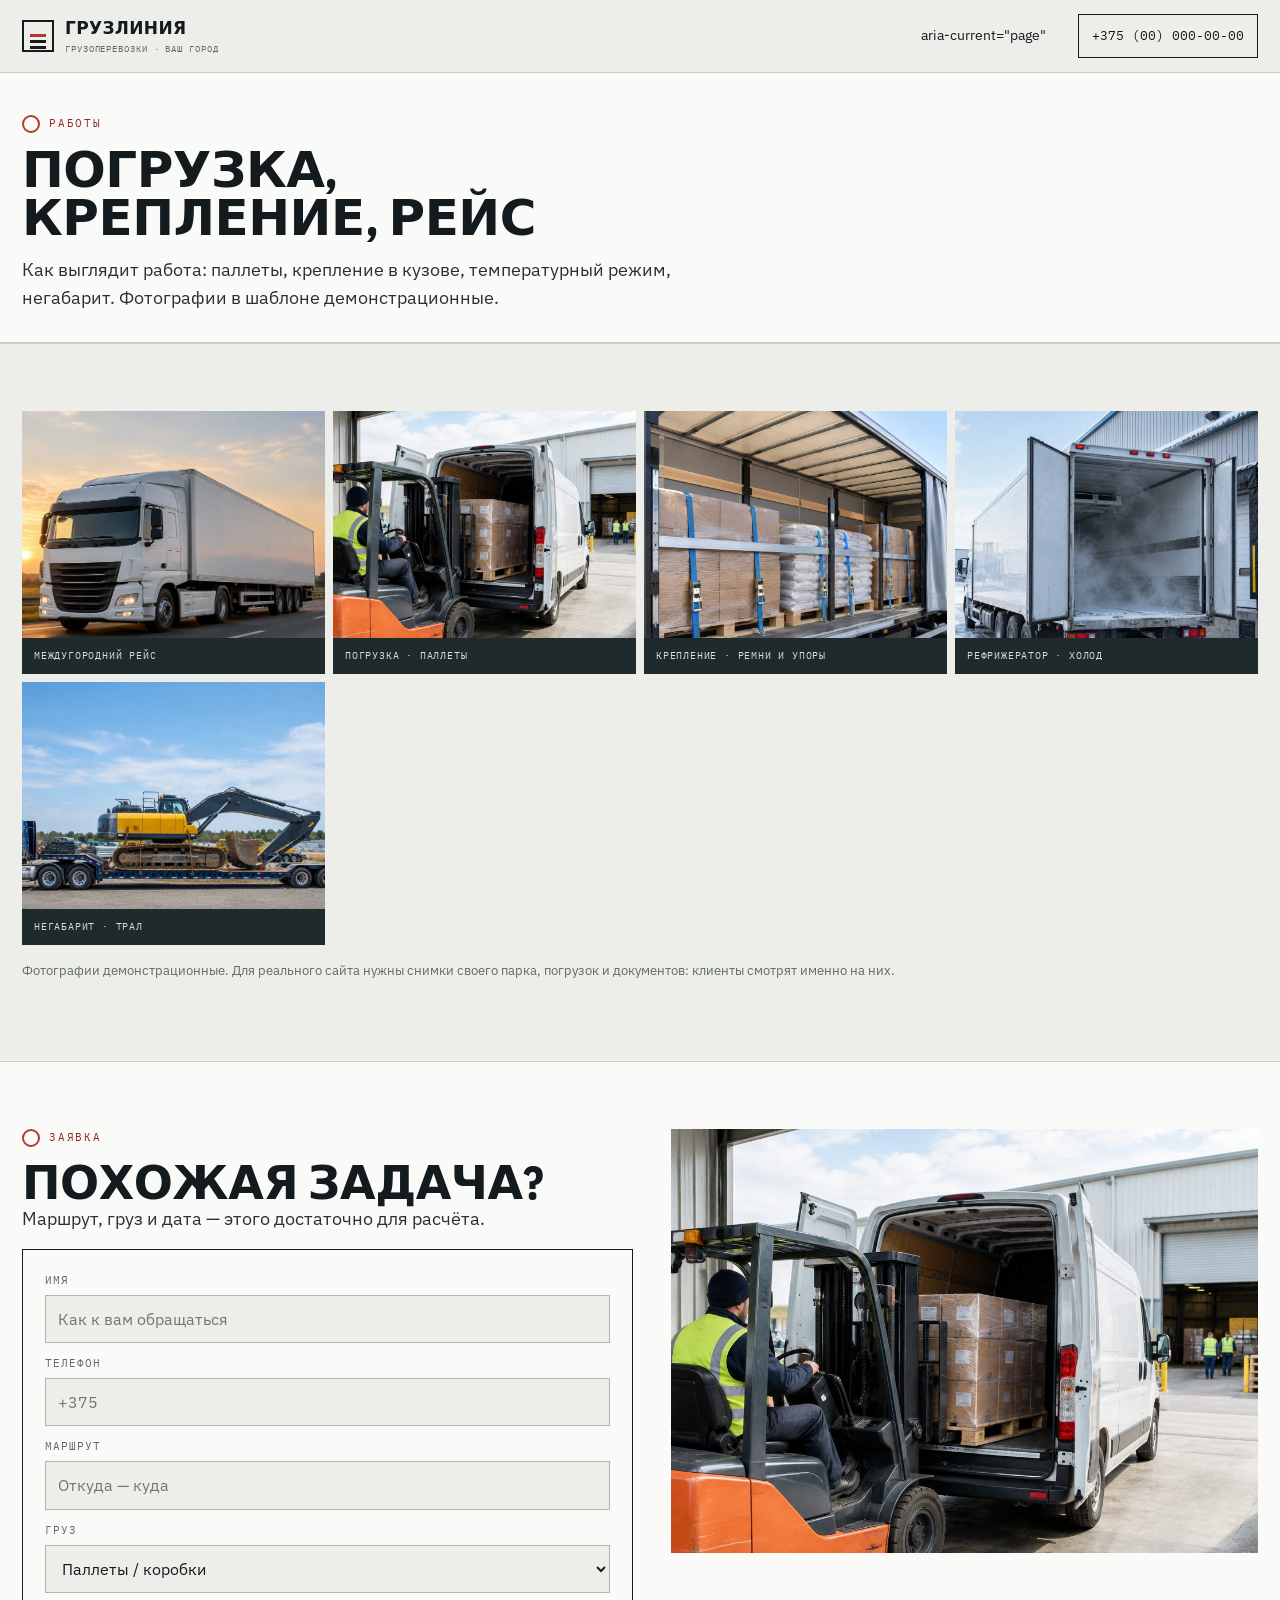
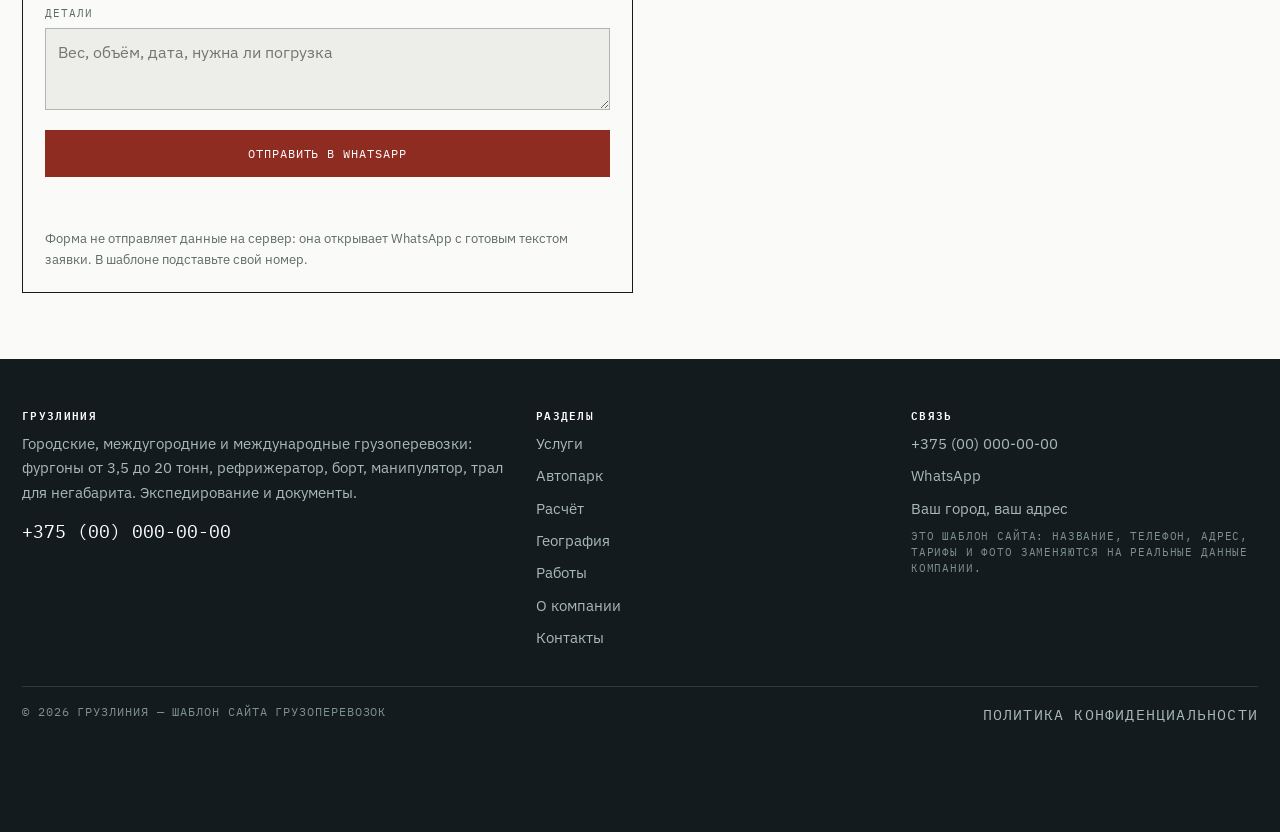
<file: raboty.html>
<!doctype html><html lang="ru"><head>
<meta charset="utf-8"><meta name="viewport" content="width=device-width,initial-scale=1">
<title>Работы — фото перевозок | шаблон сайта</title>
<meta name="description" content="Фотографии процесса: погрузка паллет, крепление груза в кузове, рефрижератор, негабарит на трале.">
<meta property="og:title" content="Работы — фото перевозок | шаблон сайта"><meta property="og:description" content="Фотографии процесса: погрузка паллет, крепление груза в кузове, рефрижератор, негабарит на трале.">
<meta property="og:type" content="website"><meta property="og:locale" content="ru_BY">
<link rel="icon" href="assets/img/favicon.svg" type="image/svg+xml">
<link rel="preconnect" href="https://fonts.googleapis.com"><link rel="preconnect" href="https://fonts.gstatic.com" crossorigin>
<link href="https://fonts.googleapis.com/css2?family=IBM+Plex+Sans+Condensed:wght@600;700&family=IBM+Plex+Sans:wght@400;500;600&family=IBM+Plex+Mono:wght@400;500&display=swap" rel="stylesheet">
<style>
:root{--ink:#131B1E;--paper:#EDEEEA;--white:#FAFBF9;--red:#B23A2E;--red2:#8E2C22;--line:#C7CEC8;--line2:#ADB6AF;
--disp:"IBM Plex Sans Condensed",system-ui,sans-serif;--body:"IBM Plex Sans",system-ui,sans-serif;--mono:"IBM Plex Mono",ui-monospace,monospace}
*{box-sizing:border-box}[hidden]{display:none!important}
body{margin:0;background:var(--paper);color:var(--ink);font:400 17px/1.62 var(--body)}
body.is-locked{overflow:hidden}
img{max-width:100%;height:auto;display:block}
.wrap{width:min(1240px,100% - 44px);margin-inline:auto}
.top{position:sticky;top:0;z-index:60;background:rgba(237,238,234,.96);border-bottom:1px solid var(--line)}
.top__in{display:flex;align-items:center;gap:16px;height:72px}
.nav{display:flex;gap:16px;margin-left:auto}
.burger{display:none;margin-left:auto;width:44px;height:38px;background:none;border:1px solid var(--ink);flex-direction:column;gap:5px;align-items:center;justify-content:center;padding:0}
.burger span{width:20px;height:2px;background:var(--ink);display:block}
.btn{display:inline-flex;align-items:center;justify-content:center;font-family:var(--mono);font-size:12px;letter-spacing:.08em;
text-transform:uppercase;padding:15px 20px;border:1px solid var(--ink);background:var(--ink);color:#fff}
.btn--red{background:var(--red2);border-color:var(--red2);color:#fff}
.btn--wg{background:transparent;color:#fff;border-color:rgba(255,255,255,.55)}
.btn--ghost{background:transparent;color:var(--ink)}
.hero{position:relative;overflow:hidden;background:#0F1719}
.hero__bg{position:absolute;inset:0;width:100%;height:100%;object-fit:cover}
.hero__in{position:relative;z-index:2;color:#fff}
.hero h1{font-family:var(--disp);font-size:clamp(30px,5.4vw,72px);line-height:.96;margin:0;text-transform:uppercase;overflow-wrap:anywhere}
.drawer{position:fixed;inset:0;z-index:120;background:rgba(19,27,30,.62);display:flex;justify-content:flex-end}
.drawer__in{width:min(410px,100%);background:var(--paper);height:100%;overflow-y:auto;padding:18px 22px 30px;display:flex;flex-direction:column}
.fbar{position:fixed;left:0;right:0;bottom:0;z-index:70;display:none;background:rgba(237,238,234,.98);border-top:1px solid var(--line2);padding:8px 10px;gap:6px}
.fbar a{flex:1;text-align:center;padding:11px 4px;font-family:var(--mono);font-size:11px;text-transform:uppercase;border:1px solid var(--ink);color:var(--ink)}
.fbar a:first-child{background:var(--red2);border-color:var(--red2);color:#fff}
@media (max-width:859px){.fbar{display:flex}body{padding-bottom:64px}}
@media (max-width:1049px){.nav,.top__tel{display:none}.burger{display:flex}}
</style>
<link rel="stylesheet" href="assets/css/style.v1.css">
</head><body>
<header class="top"><div class="wrap top__in">
  <a class="brand" href="index.html" aria-label="ГРУЗЛИНИЯ — на главную">
    <span class="brand__mk" aria-hidden="true"></span>
    <span class="brand__tx"><b>ГРУЗЛИНИЯ</b><span>Грузоперевозки · Ваш город</span></span>
  </a>
  <nav class="nav" aria-label="Основная навигация"><a href="uslugi.html"Услуги></a><a href="avtopark.html"Автопарк></a><a href="raschet.html"Расчёт></a><a href="geografiya.html"География></a><a href="raboty.html"Работы> aria-current="page"</a><a href="o-kompanii.html"О компании></a></nav>
  <a class="top__tel" href="tel:+375000000000">+375 (00) 000-00-00</a>
  <button class="burger" id="burger" aria-label="Меню" aria-expanded="false" aria-controls="drawer"><span></span><span></span><span></span></button>
</div></header>
<div class="drawer" id="drawer" hidden>
  <div class="drawer__in" role="dialog" aria-modal="true" aria-label="Меню сайта">
    <div style="display:flex;align-items:center;justify-content:space-between;margin-bottom:12px">
      <span class="mono">Меню</span>
      <button class="drawer__x" id="drawerClose" aria-label="Закрыть меню">×</button>
    </div>
    <a class="dl" href="uslugi.html">Услуги</a><a class="dl" href="avtopark.html">Автопарк</a><a class="dl" href="raschet.html">Расчёт</a><a class="dl" href="geografiya.html">География</a><a class="dl" href="raboty.html">Работы</a><a class="dl" href="o-kompanii.html">О компании</a><a class="dl" href="kontakty.html">Контакты</a>
    <a class="btn btn--red" href="tel:+375000000000" style="margin-top:18px">+375 (00) 000-00-00</a>
    <a class="btn btn--ghost" href="https://wa.me/375000000000" target="_blank" rel="noopener" style="margin-top:8px">WhatsApp</a>
  </div>
</div>

<section style="padding:42px 0 30px;border-bottom:1px solid var(--line);background:var(--white)">
<div class="wrap"><p class="eyebrow">Работы</p><h1 style="font-size:clamp(26px,4vw,50px)">Погрузка,<br>крепление, рейс</h1>
<p class="lede" style="margin:15px 0 0">Как выглядит работа: паллеты, крепление в кузове, температурный режим, негабарит. Фотографии в шаблоне демонстрационные.</p></div></section>
<main>
<section class="section"><div class="wrap">
  <div class="gal">
    <figure><img src="assets/img/hero.jpg" alt="Грузовик с полуприцепом" loading="lazy"><figcaption>Междугородний рейс</figcaption></figure>
    <figure><img src="assets/img/loading.jpg" alt="Погрузка паллет у склада" loading="lazy"><figcaption>Погрузка · паллеты</figcaption></figure>
    <figure><img src="assets/img/cargo.jpg" alt="Крепление груза в кузове" loading="lazy"><figcaption>Крепление · ремни и упоры</figcaption></figure>
    <figure><img src="assets/img/reefer.jpg" alt="Рефрижератор с открытыми дверями" loading="lazy"><figcaption>Рефрижератор · холод</figcaption></figure>
    <figure><img src="assets/img/oversize.jpg" alt="Техника на низкорамном трале" loading="lazy"><figcaption>Негабарит · трал</figcaption></figure>
  </div>
  <p class="fineprint" style="margin-top:16px">Фотографии демонстрационные. Для реального сайта нужны снимки своего парка, погрузок и документов: клиенты смотрят именно на них.</p>
</div></section>
<section class="section section--white"><div class="wrap split">
  <div><p class="eyebrow">Заявка</p><h2>Похожая задача?</h2><p class="lede" style="margin-bottom:16px">Маршрут, груз и дата — этого достаточно для расчёта.</p><form class="form" id="leadForm" novalidate>
  <div><label for="f-name">Имя</label><input id="f-name" name="name" type="text" autocomplete="name" placeholder="Как к вам обращаться"></div>
  <div><label for="f-phone">Телефон</label><input id="f-phone" name="phone" type="tel" autocomplete="tel" placeholder="+375"></div>
  <div><label for="f-route">Маршрут</label><input id="f-route" name="route" type="text" placeholder="Откуда — куда"></div>
  <div><label for="f-cargo">Груз</label>
    <select id="f-cargo" name="cargo">
      <option>Паллеты / коробки</option><option>Стройматериалы</option><option>Оборудование</option>
      <option>Мебель</option><option>Продукты (рефрижератор)</option><option>Негабарит</option><option>Другое</option>
    </select></div>
  <div><label for="f-msg">Детали</label><textarea id="f-msg" name="msg" placeholder="Вес, объём, дата, нужна ли погрузка"></textarea></div>
  <button class="btn btn--red" type="submit">Отправить в WhatsApp</button>
  <p class="form__msg" id="formMsg" role="status" aria-live="polite"></p>
  <p class="fineprint" style="margin:0">Форма не отправляет данные на сервер: она открывает WhatsApp с готовым текстом заявки. В шаблоне подставьте свой номер.</p>
</form></div>
  <div><img src="assets/img/loading.jpg" alt="Погрузка груза" loading="lazy"></div>
</div></section>
</main>
<footer class="foot"><div class="wrap foot__in">
  <div><h4>ГРУЗЛИНИЯ</h4>
    <p>Городские, междугородние и международные грузоперевозки: фургоны от 3,5 до 20 тонн, рефрижератор, борт, манипулятор, трал для негабарита. Экспедирование и документы.</p>
    <p style="margin-top:12px"><a href="tel:+375000000000" style="font-family:var(--mono);font-size:18px;color:#fff">+375 (00) 000-00-00</a></p></div>
  <div><h4>Разделы</h4><a href="uslugi.html">Услуги</a><a href="avtopark.html">Автопарк</a><a href="raschet.html">Расчёт</a><a href="geografiya.html">География</a><a href="raboty.html">Работы</a><a href="o-kompanii.html">О компании</a><a href="kontakty.html">Контакты</a></div>
  <div><h4>Связь</h4><a href="tel:+375000000000">+375 (00) 000-00-00</a><a href="https://wa.me/375000000000" target="_blank" rel="noopener">WhatsApp</a>
    <p>Ваш город, ваш адрес</p>
    <p class="mono" style="color:#7F918B;font-size:10.5px;line-height:1.5">Это шаблон сайта: название, телефон, адрес, тарифы и фото заменяются на реальные данные компании.</p></div>
  <div class="foot__bt"><span class="mono" style="color:#7F918B">© 2026 ГРУЗЛИНИЯ — шаблон сайта грузоперевозок</span>
    <a href="politika.html" class="mono" style="color:#A9B9B4">Политика конфиденциальности</a></div>
</div></footer>
<div class="fbar">
  <a href="tel:+375000000000">Позвонить</a>
  <a href="https://wa.me/375000000000" target="_blank" rel="noopener">WhatsApp</a>
  <a href="viber://chat?number=%2B375000000000">Viber</a>
  <a href="https://t.me/">Telegram</a>
</div>
<script src="assets/js/main.v1.js" defer></script>
</body></html>
</file>
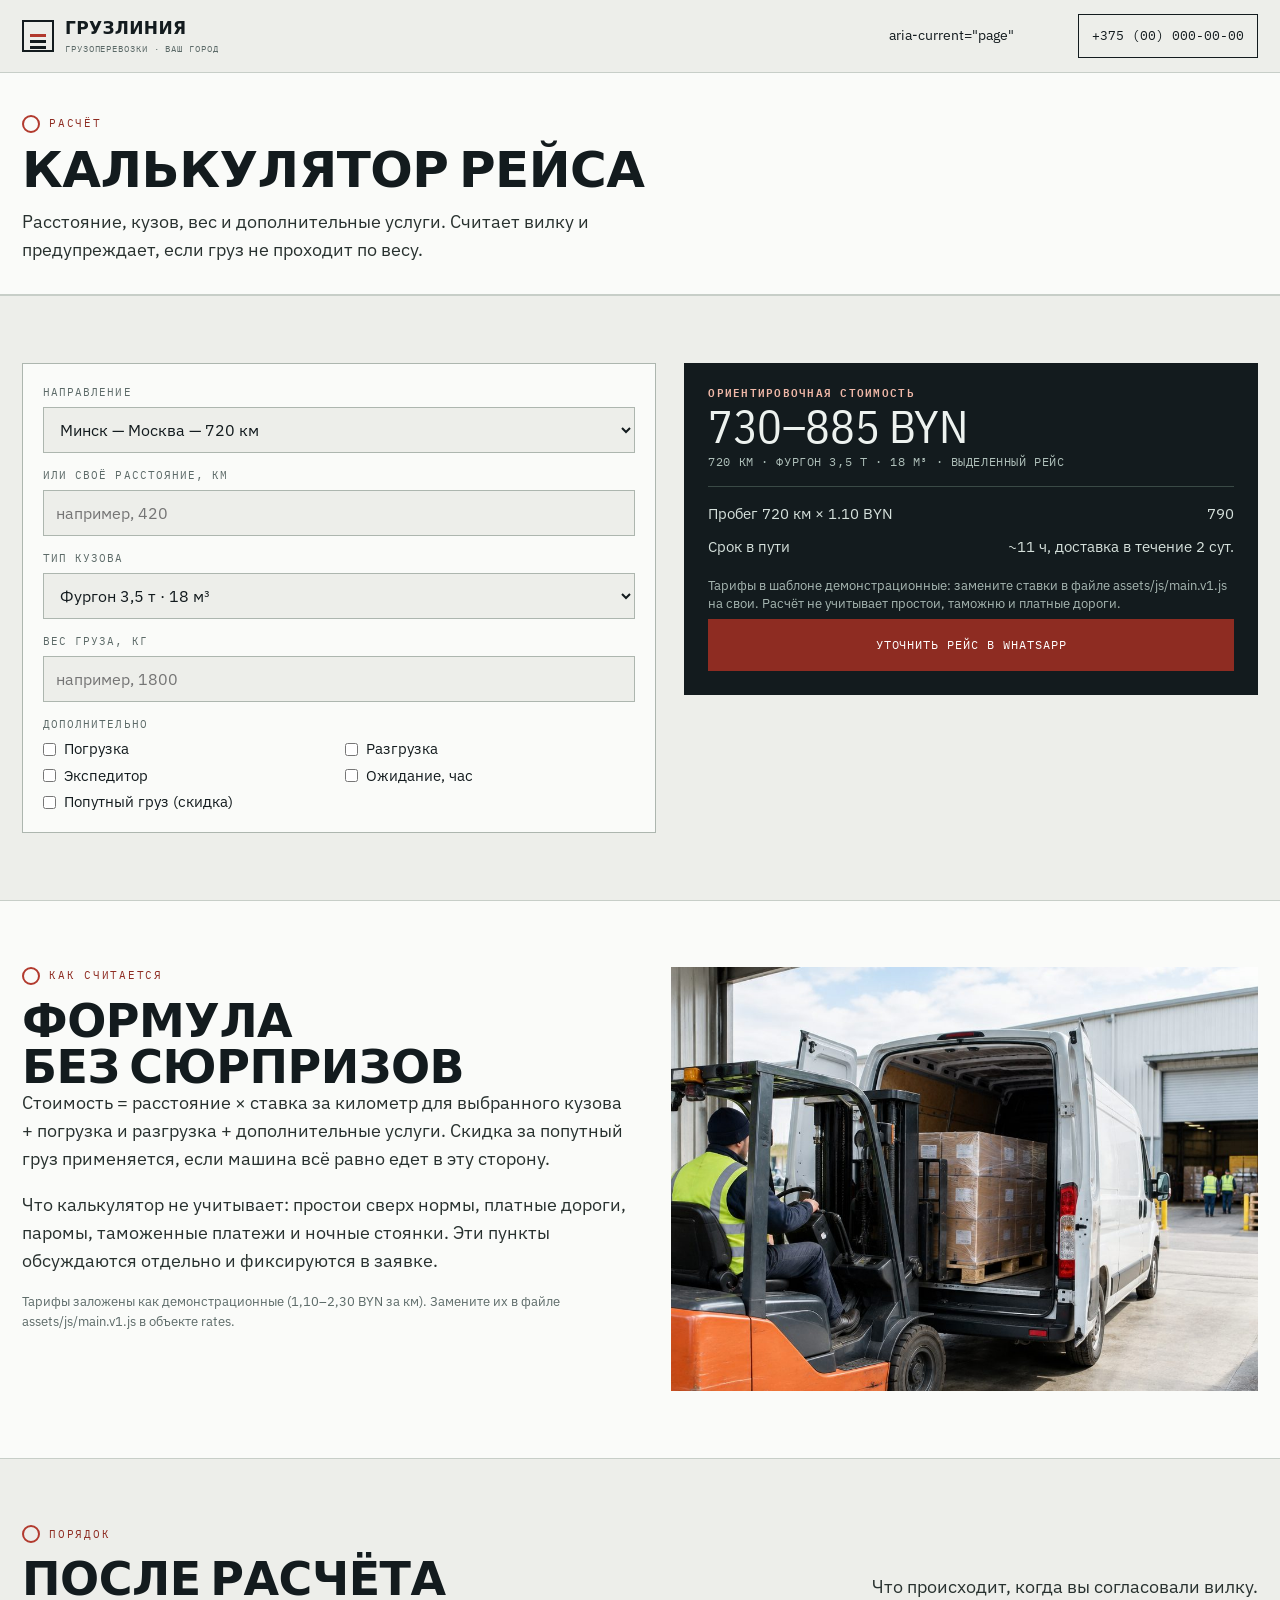
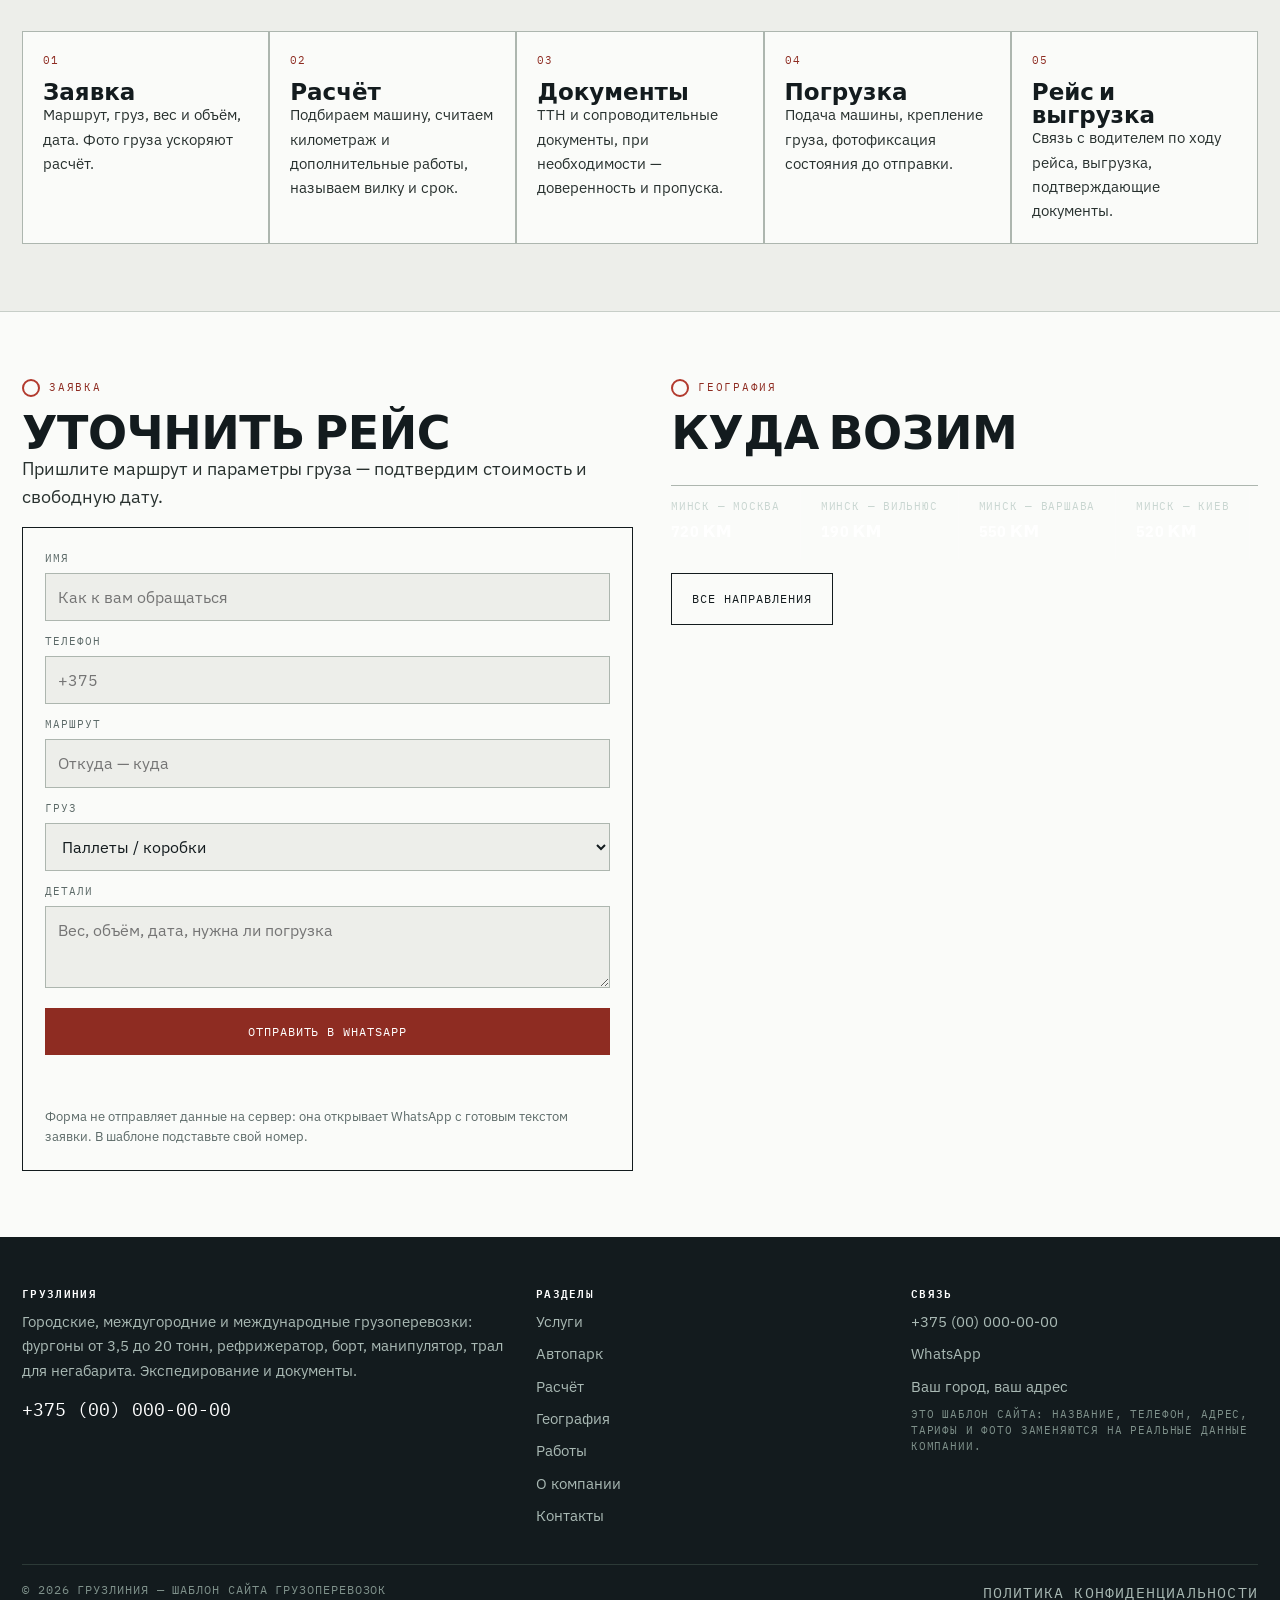
<file: raschet.html>
<!doctype html><html lang="ru"><head>
<meta charset="utf-8"><meta name="viewport" content="width=device-width,initial-scale=1">
<title>Расчёт рейса — калькулятор стоимости перевозки</title>
<meta name="description" content="Калькулятор стоимости рейса: расстояние, тип кузова, вес груза, погрузка и разгрузка. Тарифы в шаблоне демонстрационные.">
<meta property="og:title" content="Расчёт рейса — калькулятор стоимости перевозки"><meta property="og:description" content="Калькулятор стоимости рейса: расстояние, тип кузова, вес груза, погрузка и разгрузка. Тарифы в шаблоне демонстрационные.">
<meta property="og:type" content="website"><meta property="og:locale" content="ru_BY">
<link rel="icon" href="assets/img/favicon.svg" type="image/svg+xml">
<link rel="preconnect" href="https://fonts.googleapis.com"><link rel="preconnect" href="https://fonts.gstatic.com" crossorigin>
<link href="https://fonts.googleapis.com/css2?family=IBM+Plex+Sans+Condensed:wght@600;700&family=IBM+Plex+Sans:wght@400;500;600&family=IBM+Plex+Mono:wght@400;500&display=swap" rel="stylesheet">
<style>
:root{--ink:#131B1E;--paper:#EDEEEA;--white:#FAFBF9;--red:#B23A2E;--red2:#8E2C22;--line:#C7CEC8;--line2:#ADB6AF;
--disp:"IBM Plex Sans Condensed",system-ui,sans-serif;--body:"IBM Plex Sans",system-ui,sans-serif;--mono:"IBM Plex Mono",ui-monospace,monospace}
*{box-sizing:border-box}[hidden]{display:none!important}
body{margin:0;background:var(--paper);color:var(--ink);font:400 17px/1.62 var(--body)}
body.is-locked{overflow:hidden}
img{max-width:100%;height:auto;display:block}
.wrap{width:min(1240px,100% - 44px);margin-inline:auto}
.top{position:sticky;top:0;z-index:60;background:rgba(237,238,234,.96);border-bottom:1px solid var(--line)}
.top__in{display:flex;align-items:center;gap:16px;height:72px}
.nav{display:flex;gap:16px;margin-left:auto}
.burger{display:none;margin-left:auto;width:44px;height:38px;background:none;border:1px solid var(--ink);flex-direction:column;gap:5px;align-items:center;justify-content:center;padding:0}
.burger span{width:20px;height:2px;background:var(--ink);display:block}
.btn{display:inline-flex;align-items:center;justify-content:center;font-family:var(--mono);font-size:12px;letter-spacing:.08em;
text-transform:uppercase;padding:15px 20px;border:1px solid var(--ink);background:var(--ink);color:#fff}
.btn--red{background:var(--red2);border-color:var(--red2);color:#fff}
.btn--wg{background:transparent;color:#fff;border-color:rgba(255,255,255,.55)}
.btn--ghost{background:transparent;color:var(--ink)}
.hero{position:relative;overflow:hidden;background:#0F1719}
.hero__bg{position:absolute;inset:0;width:100%;height:100%;object-fit:cover}
.hero__in{position:relative;z-index:2;color:#fff}
.hero h1{font-family:var(--disp);font-size:clamp(30px,5.4vw,72px);line-height:.96;margin:0;text-transform:uppercase;overflow-wrap:anywhere}
.drawer{position:fixed;inset:0;z-index:120;background:rgba(19,27,30,.62);display:flex;justify-content:flex-end}
.drawer__in{width:min(410px,100%);background:var(--paper);height:100%;overflow-y:auto;padding:18px 22px 30px;display:flex;flex-direction:column}
.fbar{position:fixed;left:0;right:0;bottom:0;z-index:70;display:none;background:rgba(237,238,234,.98);border-top:1px solid var(--line2);padding:8px 10px;gap:6px}
.fbar a{flex:1;text-align:center;padding:11px 4px;font-family:var(--mono);font-size:11px;text-transform:uppercase;border:1px solid var(--ink);color:var(--ink)}
.fbar a:first-child{background:var(--red2);border-color:var(--red2);color:#fff}
@media (max-width:859px){.fbar{display:flex}body{padding-bottom:64px}}
@media (max-width:1049px){.nav,.top__tel{display:none}.burger{display:flex}}
</style>
<link rel="stylesheet" href="assets/css/style.v1.css">
</head><body>
<header class="top"><div class="wrap top__in">
  <a class="brand" href="index.html" aria-label="ГРУЗЛИНИЯ — на главную">
    <span class="brand__mk" aria-hidden="true"></span>
    <span class="brand__tx"><b>ГРУЗЛИНИЯ</b><span>Грузоперевозки · Ваш город</span></span>
  </a>
  <nav class="nav" aria-label="Основная навигация"><a href="uslugi.html"Услуги></a><a href="avtopark.html"Автопарк></a><a href="raschet.html"Расчёт> aria-current="page"</a><a href="geografiya.html"География></a><a href="raboty.html"Работы></a><a href="o-kompanii.html"О компании></a></nav>
  <a class="top__tel" href="tel:+375000000000">+375 (00) 000-00-00</a>
  <button class="burger" id="burger" aria-label="Меню" aria-expanded="false" aria-controls="drawer"><span></span><span></span><span></span></button>
</div></header>
<div class="drawer" id="drawer" hidden>
  <div class="drawer__in" role="dialog" aria-modal="true" aria-label="Меню сайта">
    <div style="display:flex;align-items:center;justify-content:space-between;margin-bottom:12px">
      <span class="mono">Меню</span>
      <button class="drawer__x" id="drawerClose" aria-label="Закрыть меню">×</button>
    </div>
    <a class="dl" href="uslugi.html">Услуги</a><a class="dl" href="avtopark.html">Автопарк</a><a class="dl" href="raschet.html">Расчёт</a><a class="dl" href="geografiya.html">География</a><a class="dl" href="raboty.html">Работы</a><a class="dl" href="o-kompanii.html">О компании</a><a class="dl" href="kontakty.html">Контакты</a>
    <a class="btn btn--red" href="tel:+375000000000" style="margin-top:18px">+375 (00) 000-00-00</a>
    <a class="btn btn--ghost" href="https://wa.me/375000000000" target="_blank" rel="noopener" style="margin-top:8px">WhatsApp</a>
  </div>
</div>

<section style="padding:42px 0 30px;border-bottom:1px solid var(--line);background:var(--white)">
<div class="wrap"><p class="eyebrow">Расчёт</p><h1 style="font-size:clamp(26px,4vw,50px)">Калькулятор рейса</h1>
<p class="lede" style="margin:15px 0 0">Расстояние, кузов, вес и дополнительные услуги. Считает вилку и предупреждает, если груз не проходит по весу.</p></div></section>
<main>
<section class="section"><div class="wrap"><div class="calc" id="calc">
  <div class="calc__form">
    <div><label for="c-dir">Направление</label><select id="c-dir"><option value="mow">Минск — Москва — 720 км</option><option value="vil">Минск — Вильнюс — 190 км</option><option value="war">Минск — Варшава — 550 км</option><option value="kiev">Минск — Киев — 520 км</option><option value="gom">Минск — Гомель — 300 км</option><option value="bre">Минск — Брест — 350 км</option><option value="vit">Минск — Витебск — 280 км</option></select></div>
    <div><label for="c-km">Или своё расстояние, км</label><input id="c-km" type="number" min="0" max="9000" step="10" placeholder="например, 420"></div>
    <div><label for="c-veh">Тип кузова</label><select id="c-veh"><option value="van35">Фургон 3,5 т · 18 м³</option><option value="van5">Фургон 5 т · 34 м³</option><option value="truck10">Фургон 10 т · 50 м³</option><option value="truck20">Тент 20 т · 90 м³</option><option value="reefer">Рефрижератор 5 т</option></select></div>
    <div><label for="c-w">Вес груза, кг</label><input id="c-w" type="number" min="0" max="40000" step="50" placeholder="например, 1800"></div>
    <div><label>Дополнительно</label><div class="checks"><label><input type="checkbox" name="ex" value="load"> Погрузка</label><label><input type="checkbox" name="ex" value="unload"> Разгрузка</label><label><input type="checkbox" name="ex" value="forwarder"> Экспедитор</label><label><input type="checkbox" name="ex" value="wait"> Ожидание, час</label><label><input type="checkbox" id="c-back"> Попутный груз (скидка)</label></div></div>
  </div>
  <div class="calc__out" aria-live="polite">
    <h4>Ориентировочная стоимость</h4>
    <p class="calc__sum" id="c-sum">—</p>
    <p class="calc__meta" id="c-meta">—</p>
    <div class="calc__rows" id="c-rows"></div>
    <p class="calc__warn" id="c-warn" hidden></p>
    <p class="calc__note">Тарифы в шаблоне демонстрационные: замените ставки в файле assets/js/main.v1.js на свои. Расчёт не учитывает простои, таможню и платные дороги.</p>
    <a class="btn btn--red" id="c-cta" href="https://wa.me/375000000000" target="_blank" rel="noopener" style="width:100%;margin-top:6px">Уточнить рейс в WhatsApp</a>
  </div>
  <script type="application/json" id="calcData">{"rates": [["van35", "Фургон 3,5 т · 18 м³", 1.1, 1500], ["van5", "Фургон 5 т · 34 м³", 1.4, 3000], ["truck10", "Фургон 10 т · 50 м³", 1.75, 8000], ["truck20", "Тент 20 т · 90 м³", 2.3, 20000], ["reefer", "Рефрижератор 5 т", 1.85, 4000]], "extra": [["load", "Погрузка", 45], ["unload", "Разгрузка", 45], ["forwarder", "Экспедитор", 35], ["wait", "Ожидание, час", 25]], "dist": [["Минск — Москва", 720], ["Минск — Вильнюс", 190], ["Минск — Варшава", 550], ["Минск — Киев", 520], ["Минск — Гомель", 300], ["Минск — Брест", 350], ["Минск — Витебск", 280]]}</script>
</div></div></section>
<section class="section section--white"><div class="wrap split">
  <div><p class="eyebrow">Как считается</p><h2>Формула<br>без сюрпризов</h2>
    <p class="lede">Стоимость = расстояние × ставка за километр для выбранного кузова + погрузка и разгрузка + дополнительные услуги. Скидка за попутный груз применяется, если машина всё равно едет в эту сторону.</p>
    <p class="lede" style="margin-top:12px">Что калькулятор не учитывает: простои сверх нормы, платные дороги, паромы, таможенные платежи и ночные стоянки. Эти пункты обсуждаются отдельно и фиксируются в заявке.</p>
    <p class="fineprint" style="margin-top:12px">Тарифы заложены как демонстрационные (1,10–2,30 BYN за км). Замените их в файле assets/js/main.v1.js в объекте rates.</p></div>
  <div><img src="assets/img/loading.jpg" alt="Погрузка паллет" loading="lazy"></div>
</div></section>
<section class="section"><div class="wrap">
  <div class="sec-head"><div><p class="eyebrow">Порядок</p><h2>После расчёта</h2></div>
    <p class="lede">Что происходит, когда вы согласовали вилку.</p></div>
  <div class="steps"><div class="step"><span class="step__n">01</span><h3>Заявка</h3><p>Маршрут, груз, вес и объём, дата. Фото груза ускоряют расчёт.</p></div><div class="step"><span class="step__n">02</span><h3>Расчёт</h3><p>Подбираем машину, считаем километраж и дополнительные работы, называем вилку и срок.</p></div><div class="step"><span class="step__n">03</span><h3>Документы</h3><p>ТТН и сопроводительные документы, при необходимости — доверенность и пропуска.</p></div><div class="step"><span class="step__n">04</span><h3>Погрузка</h3><p>Подача машины, крепление груза, фотофиксация состояния до отправки.</p></div><div class="step"><span class="step__n">05</span><h3>Рейс и выгрузка</h3><p>Связь с водителем по ходу рейса, выгрузка, подтверждающие документы.</p></div></div>
</div></section>
<section class="section section--white"><div class="wrap split">
  <div><p class="eyebrow">Заявка</p><h2>Уточнить рейс</h2><p class="lede" style="margin-bottom:16px">Пришлите маршрут и параметры груза — подтвердим стоимость и свободную дату.</p><form class="form" id="leadForm" novalidate>
  <div><label for="f-name">Имя</label><input id="f-name" name="name" type="text" autocomplete="name" placeholder="Как к вам обращаться"></div>
  <div><label for="f-phone">Телефон</label><input id="f-phone" name="phone" type="tel" autocomplete="tel" placeholder="+375"></div>
  <div><label for="f-route">Маршрут</label><input id="f-route" name="route" type="text" placeholder="Откуда — куда"></div>
  <div><label for="f-cargo">Груз</label>
    <select id="f-cargo" name="cargo">
      <option>Паллеты / коробки</option><option>Стройматериалы</option><option>Оборудование</option>
      <option>Мебель</option><option>Продукты (рефрижератор)</option><option>Негабарит</option><option>Другое</option>
    </select></div>
  <div><label for="f-msg">Детали</label><textarea id="f-msg" name="msg" placeholder="Вес, объём, дата, нужна ли погрузка"></textarea></div>
  <button class="btn btn--red" type="submit">Отправить в WhatsApp</button>
  <p class="form__msg" id="formMsg" role="status" aria-live="polite"></p>
  <p class="fineprint" style="margin:0">Форма не отправляет данные на сервер: она открывает WhatsApp с готовым текстом заявки. В шаблоне подставьте свой номер.</p>
</form></div>
  <div><p class="eyebrow">География</p><h2>Куда возим</h2>
    <div class="route" style="border-color:var(--line2)"><div>Минск — Москва<b>720 км</b></div><div>Минск — Вильнюс<b>190 км</b></div><div>Минск — Варшава<b>550 км</b></div><div>Минск — Киев<b>520 км</b></div><div>Минск — Гомель<b>300 км</b></div><div>Минск — Брест<b>350 км</b></div></div>
    <a class="btn btn--ghost" href="geografiya.html" style="margin-top:14px">Все направления</a></div>
</div></section>
</main>
<footer class="foot"><div class="wrap foot__in">
  <div><h4>ГРУЗЛИНИЯ</h4>
    <p>Городские, междугородние и международные грузоперевозки: фургоны от 3,5 до 20 тонн, рефрижератор, борт, манипулятор, трал для негабарита. Экспедирование и документы.</p>
    <p style="margin-top:12px"><a href="tel:+375000000000" style="font-family:var(--mono);font-size:18px;color:#fff">+375 (00) 000-00-00</a></p></div>
  <div><h4>Разделы</h4><a href="uslugi.html">Услуги</a><a href="avtopark.html">Автопарк</a><a href="raschet.html">Расчёт</a><a href="geografiya.html">География</a><a href="raboty.html">Работы</a><a href="o-kompanii.html">О компании</a><a href="kontakty.html">Контакты</a></div>
  <div><h4>Связь</h4><a href="tel:+375000000000">+375 (00) 000-00-00</a><a href="https://wa.me/375000000000" target="_blank" rel="noopener">WhatsApp</a>
    <p>Ваш город, ваш адрес</p>
    <p class="mono" style="color:#7F918B;font-size:10.5px;line-height:1.5">Это шаблон сайта: название, телефон, адрес, тарифы и фото заменяются на реальные данные компании.</p></div>
  <div class="foot__bt"><span class="mono" style="color:#7F918B">© 2026 ГРУЗЛИНИЯ — шаблон сайта грузоперевозок</span>
    <a href="politika.html" class="mono" style="color:#A9B9B4">Политика конфиденциальности</a></div>
</div></footer>
<div class="fbar">
  <a href="tel:+375000000000">Позвонить</a>
  <a href="https://wa.me/375000000000" target="_blank" rel="noopener">WhatsApp</a>
  <a href="viber://chat?number=%2B375000000000">Viber</a>
  <a href="https://t.me/">Telegram</a>
</div>
<script src="assets/js/main.v1.js" defer></script>
</body></html>
</file>
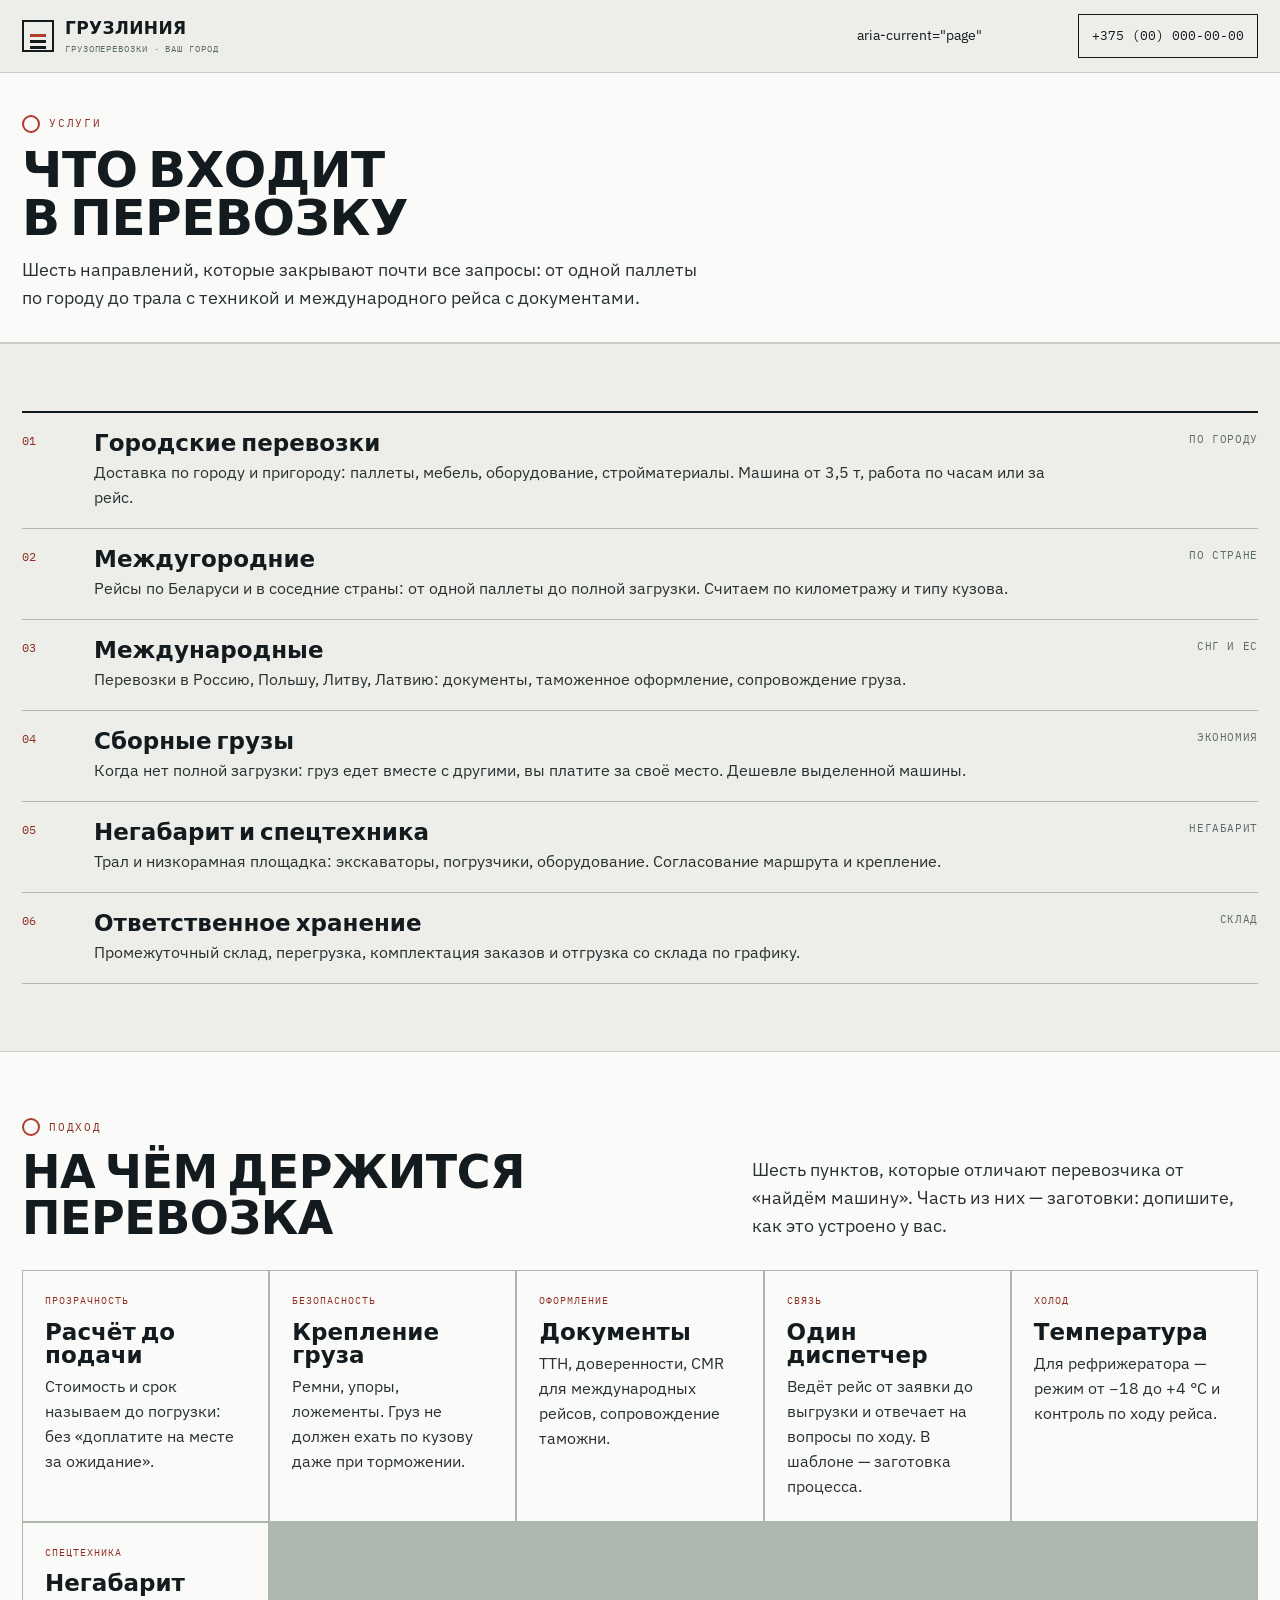
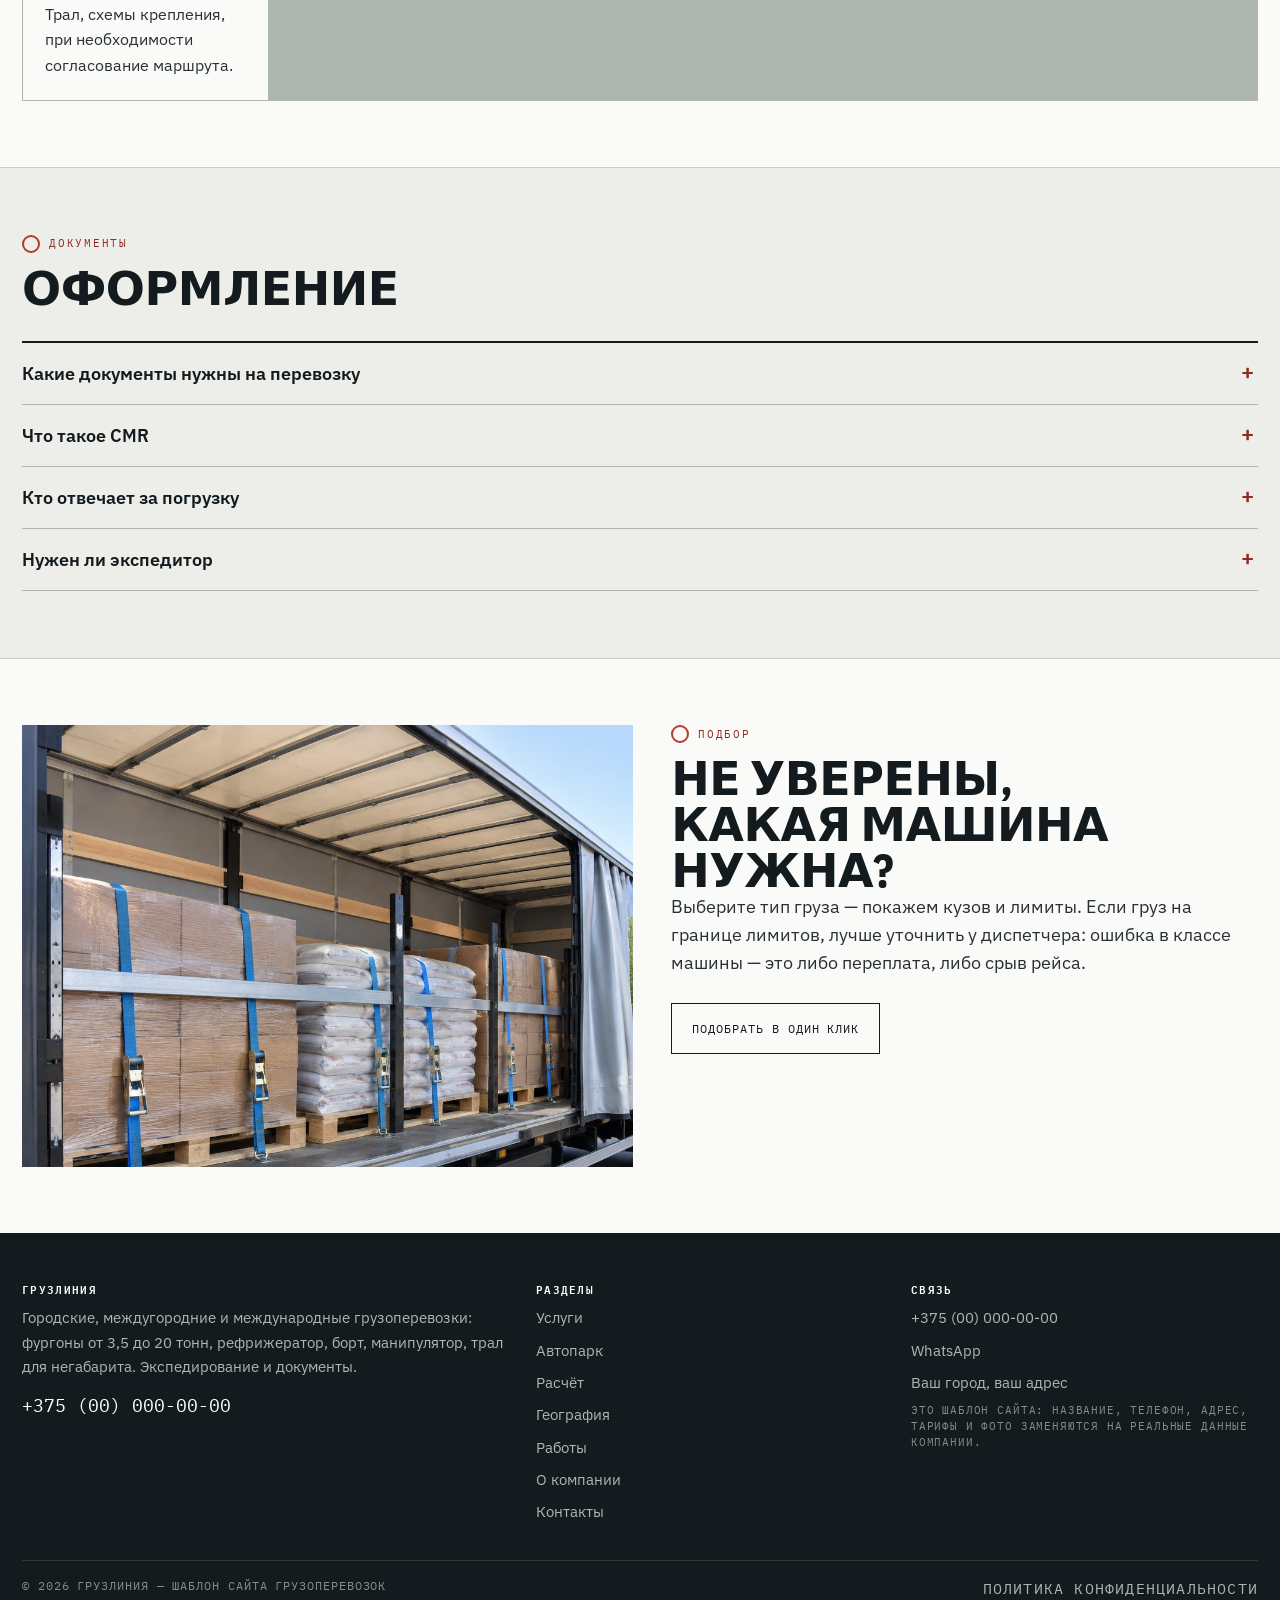
<file: uslugi.html>
<!doctype html><html lang="ru"><head>
<meta charset="utf-8"><meta name="viewport" content="width=device-width,initial-scale=1">
<title>Услуги — грузоперевозки | шаблон сайта</title>
<meta name="description" content="Городские, междугородние, международные перевозки, сборные грузы, негабарит, ответственное хранение. Описание услуг для сайта транспортной компании.">
<meta property="og:title" content="Услуги — грузоперевозки | шаблон сайта"><meta property="og:description" content="Городские, междугородние, международные перевозки, сборные грузы, негабарит, ответственное хранение. Описание услуг для сайта транспортной компании.">
<meta property="og:type" content="website"><meta property="og:locale" content="ru_BY">
<link rel="icon" href="assets/img/favicon.svg" type="image/svg+xml">
<link rel="preconnect" href="https://fonts.googleapis.com"><link rel="preconnect" href="https://fonts.gstatic.com" crossorigin>
<link href="https://fonts.googleapis.com/css2?family=IBM+Plex+Sans+Condensed:wght@600;700&family=IBM+Plex+Sans:wght@400;500;600&family=IBM+Plex+Mono:wght@400;500&display=swap" rel="stylesheet">
<style>
:root{--ink:#131B1E;--paper:#EDEEEA;--white:#FAFBF9;--red:#B23A2E;--red2:#8E2C22;--line:#C7CEC8;--line2:#ADB6AF;
--disp:"IBM Plex Sans Condensed",system-ui,sans-serif;--body:"IBM Plex Sans",system-ui,sans-serif;--mono:"IBM Plex Mono",ui-monospace,monospace}
*{box-sizing:border-box}[hidden]{display:none!important}
body{margin:0;background:var(--paper);color:var(--ink);font:400 17px/1.62 var(--body)}
body.is-locked{overflow:hidden}
img{max-width:100%;height:auto;display:block}
.wrap{width:min(1240px,100% - 44px);margin-inline:auto}
.top{position:sticky;top:0;z-index:60;background:rgba(237,238,234,.96);border-bottom:1px solid var(--line)}
.top__in{display:flex;align-items:center;gap:16px;height:72px}
.nav{display:flex;gap:16px;margin-left:auto}
.burger{display:none;margin-left:auto;width:44px;height:38px;background:none;border:1px solid var(--ink);flex-direction:column;gap:5px;align-items:center;justify-content:center;padding:0}
.burger span{width:20px;height:2px;background:var(--ink);display:block}
.btn{display:inline-flex;align-items:center;justify-content:center;font-family:var(--mono);font-size:12px;letter-spacing:.08em;
text-transform:uppercase;padding:15px 20px;border:1px solid var(--ink);background:var(--ink);color:#fff}
.btn--red{background:var(--red2);border-color:var(--red2);color:#fff}
.btn--wg{background:transparent;color:#fff;border-color:rgba(255,255,255,.55)}
.btn--ghost{background:transparent;color:var(--ink)}
.hero{position:relative;overflow:hidden;background:#0F1719}
.hero__bg{position:absolute;inset:0;width:100%;height:100%;object-fit:cover}
.hero__in{position:relative;z-index:2;color:#fff}
.hero h1{font-family:var(--disp);font-size:clamp(30px,5.4vw,72px);line-height:.96;margin:0;text-transform:uppercase;overflow-wrap:anywhere}
.drawer{position:fixed;inset:0;z-index:120;background:rgba(19,27,30,.62);display:flex;justify-content:flex-end}
.drawer__in{width:min(410px,100%);background:var(--paper);height:100%;overflow-y:auto;padding:18px 22px 30px;display:flex;flex-direction:column}
.fbar{position:fixed;left:0;right:0;bottom:0;z-index:70;display:none;background:rgba(237,238,234,.98);border-top:1px solid var(--line2);padding:8px 10px;gap:6px}
.fbar a{flex:1;text-align:center;padding:11px 4px;font-family:var(--mono);font-size:11px;text-transform:uppercase;border:1px solid var(--ink);color:var(--ink)}
.fbar a:first-child{background:var(--red2);border-color:var(--red2);color:#fff}
@media (max-width:859px){.fbar{display:flex}body{padding-bottom:64px}}
@media (max-width:1049px){.nav,.top__tel{display:none}.burger{display:flex}}
</style>
<link rel="stylesheet" href="assets/css/style.v1.css">
</head><body>
<header class="top"><div class="wrap top__in">
  <a class="brand" href="index.html" aria-label="ГРУЗЛИНИЯ — на главную">
    <span class="brand__mk" aria-hidden="true"></span>
    <span class="brand__tx"><b>ГРУЗЛИНИЯ</b><span>Грузоперевозки · Ваш город</span></span>
  </a>
  <nav class="nav" aria-label="Основная навигация"><a href="uslugi.html"Услуги> aria-current="page"</a><a href="avtopark.html"Автопарк></a><a href="raschet.html"Расчёт></a><a href="geografiya.html"География></a><a href="raboty.html"Работы></a><a href="o-kompanii.html"О компании></a></nav>
  <a class="top__tel" href="tel:+375000000000">+375 (00) 000-00-00</a>
  <button class="burger" id="burger" aria-label="Меню" aria-expanded="false" aria-controls="drawer"><span></span><span></span><span></span></button>
</div></header>
<div class="drawer" id="drawer" hidden>
  <div class="drawer__in" role="dialog" aria-modal="true" aria-label="Меню сайта">
    <div style="display:flex;align-items:center;justify-content:space-between;margin-bottom:12px">
      <span class="mono">Меню</span>
      <button class="drawer__x" id="drawerClose" aria-label="Закрыть меню">×</button>
    </div>
    <a class="dl" href="uslugi.html">Услуги</a><a class="dl" href="avtopark.html">Автопарк</a><a class="dl" href="raschet.html">Расчёт</a><a class="dl" href="geografiya.html">География</a><a class="dl" href="raboty.html">Работы</a><a class="dl" href="o-kompanii.html">О компании</a><a class="dl" href="kontakty.html">Контакты</a>
    <a class="btn btn--red" href="tel:+375000000000" style="margin-top:18px">+375 (00) 000-00-00</a>
    <a class="btn btn--ghost" href="https://wa.me/375000000000" target="_blank" rel="noopener" style="margin-top:8px">WhatsApp</a>
  </div>
</div>

<section style="padding:42px 0 30px;border-bottom:1px solid var(--line);background:var(--white)">
<div class="wrap"><p class="eyebrow">Услуги</p><h1 style="font-size:clamp(26px,4vw,50px)">Что входит<br>в перевозку</h1>
<p class="lede" style="margin:15px 0 0">Шесть направлений, которые закрывают почти все запросы: от одной паллеты по городу до трала с техникой и международного рейса с документами.</p></div></section>
<main>
<section class="section"><div class="wrap"><div class="rows"><div class="row"><div class="row__n">01</div><div><h3>Городские перевозки</h3><p>Доставка по городу и пригороду: паллеты, мебель, оборудование, стройматериалы. Машина от 3,5 т, работа по часам или за рейс.</p></div><div class="row__t">По городу</div></div><div class="row"><div class="row__n">02</div><div><h3>Междугородние</h3><p>Рейсы по Беларуси и в соседние страны: от одной паллеты до полной загрузки. Считаем по километражу и типу кузова.</p></div><div class="row__t">По стране</div></div><div class="row"><div class="row__n">03</div><div><h3>Международные</h3><p>Перевозки в Россию, Польшу, Литву, Латвию: документы, таможенное оформление, сопровождение груза.</p></div><div class="row__t">СНГ и ЕС</div></div><div class="row"><div class="row__n">04</div><div><h3>Сборные грузы</h3><p>Когда нет полной загрузки: груз едет вместе с другими, вы платите за своё место. Дешевле выделенной машины.</p></div><div class="row__t">Экономия</div></div><div class="row"><div class="row__n">05</div><div><h3>Негабарит и спецтехника</h3><p>Трал и низкорамная площадка: экскаваторы, погрузчики, оборудование. Согласование маршрута и крепление.</p></div><div class="row__t">Негабарит</div></div><div class="row"><div class="row__n">06</div><div><h3>Ответственное хранение</h3><p>Промежуточный склад, перегрузка, комплектация заказов и отгрузка со склада по графику.</p></div><div class="row__t">Склад</div></div></div></div></section>
<section class="section section--white"><div class="wrap">
  <div class="sec-head"><div><p class="eyebrow">Подход</p><h2>На чём держится<br>перевозка</h2></div>
    <p class="lede">Шесть пунктов, которые отличают перевозчика от «найдём машину». Часть из них — заготовки: допишите, как это устроено у вас.</p></div>
  <div class="grid3"><div class="card"><span class="card__tag">Прозрачность</span><h3>Расчёт до подачи</h3><p>Стоимость и срок называем до погрузки: без «доплатите на месте за ожидание».</p></div><div class="card"><span class="card__tag">Безопасность</span><h3>Крепление груза</h3><p>Ремни, упоры, ложементы. Груз не должен ехать по кузову даже при торможении.</p></div><div class="card"><span class="card__tag">Оформление</span><h3>Документы</h3><p>ТТН, доверенности, CMR для международных рейсов, сопровождение таможни.</p></div><div class="card"><span class="card__tag">Связь</span><h3>Один диспетчер</h3><p>Ведёт рейс от заявки до выгрузки и отвечает на вопросы по ходу. В шаблоне — заготовка процесса.</p></div><div class="card"><span class="card__tag">Холод</span><h3>Температура</h3><p>Для рефрижератора — режим от −18 до +4 °C и контроль по ходу рейса.</p></div><div class="card"><span class="card__tag">Спецтехника</span><h3>Негабарит</h3><p>Трал, схемы крепления, при необходимости согласование маршрута.</p></div></div>
</div></section>
<section class="section"><div class="wrap">
  <div class="sec-head"><div><p class="eyebrow">Документы</p><h2>Оформление</h2></div></div>
  <div class="acc"><details><summary>Какие документы нужны на перевозку</summary><p>Товарно-транспортная накладная (ТТН) — основной документ: в ней груз, отправитель, получатель и водитель. Дополнительно могут понадобиться доверенность на получение груза, счёт и упаковочный лист.</p></details><details><summary>Что такое CMR</summary><p>Международная товарно-транспортная накладная для перевозок между странами. Оформляется на границе вместе с таможенными документами.</p></details><details><summary>Кто отвечает за погрузку</summary><p>Обычно это оговаривается отдельно: погрузку может делать отправитель, водитель или наёмные грузчики. В расчёте это отдельная строка, чтобы не было споров на месте.</p></details><details><summary>Нужен ли экспедитор</summary><p>Если груз требует оформления, пересчёта или контроля на складе — да. Для простых рейсов «дверь-дверь» экспедитор не нужен.</p></details></div>
</div></section>
<section class="section section--white"><div class="wrap split">
  <div><img src="assets/img/cargo.jpg" alt="Крепление груза в кузове" loading="lazy"></div>
  <div><p class="eyebrow">Подбор</p><h2>Не уверены,<br>какая машина нужна?</h2>
    <p class="lede">Выберите тип груза — покажем кузов и лимиты. Если груз на границе лимитов, лучше уточнить у диспетчера: ошибка в классе машины — это либо переплата, либо срыв рейса.</p>
    <a class="btn btn--ghost" href="index.html#pick" style="margin-top:8px">Подобрать в один клик</a></div>
</div></section>
</main>
<footer class="foot"><div class="wrap foot__in">
  <div><h4>ГРУЗЛИНИЯ</h4>
    <p>Городские, междугородние и международные грузоперевозки: фургоны от 3,5 до 20 тонн, рефрижератор, борт, манипулятор, трал для негабарита. Экспедирование и документы.</p>
    <p style="margin-top:12px"><a href="tel:+375000000000" style="font-family:var(--mono);font-size:18px;color:#fff">+375 (00) 000-00-00</a></p></div>
  <div><h4>Разделы</h4><a href="uslugi.html">Услуги</a><a href="avtopark.html">Автопарк</a><a href="raschet.html">Расчёт</a><a href="geografiya.html">География</a><a href="raboty.html">Работы</a><a href="o-kompanii.html">О компании</a><a href="kontakty.html">Контакты</a></div>
  <div><h4>Связь</h4><a href="tel:+375000000000">+375 (00) 000-00-00</a><a href="https://wa.me/375000000000" target="_blank" rel="noopener">WhatsApp</a>
    <p>Ваш город, ваш адрес</p>
    <p class="mono" style="color:#7F918B;font-size:10.5px;line-height:1.5">Это шаблон сайта: название, телефон, адрес, тарифы и фото заменяются на реальные данные компании.</p></div>
  <div class="foot__bt"><span class="mono" style="color:#7F918B">© 2026 ГРУЗЛИНИЯ — шаблон сайта грузоперевозок</span>
    <a href="politika.html" class="mono" style="color:#A9B9B4">Политика конфиденциальности</a></div>
</div></footer>
<div class="fbar">
  <a href="tel:+375000000000">Позвонить</a>
  <a href="https://wa.me/375000000000" target="_blank" rel="noopener">WhatsApp</a>
  <a href="viber://chat?number=%2B375000000000">Viber</a>
  <a href="https://t.me/">Telegram</a>
</div>
<script src="assets/js/main.v1.js" defer></script>
</body></html>
</file>
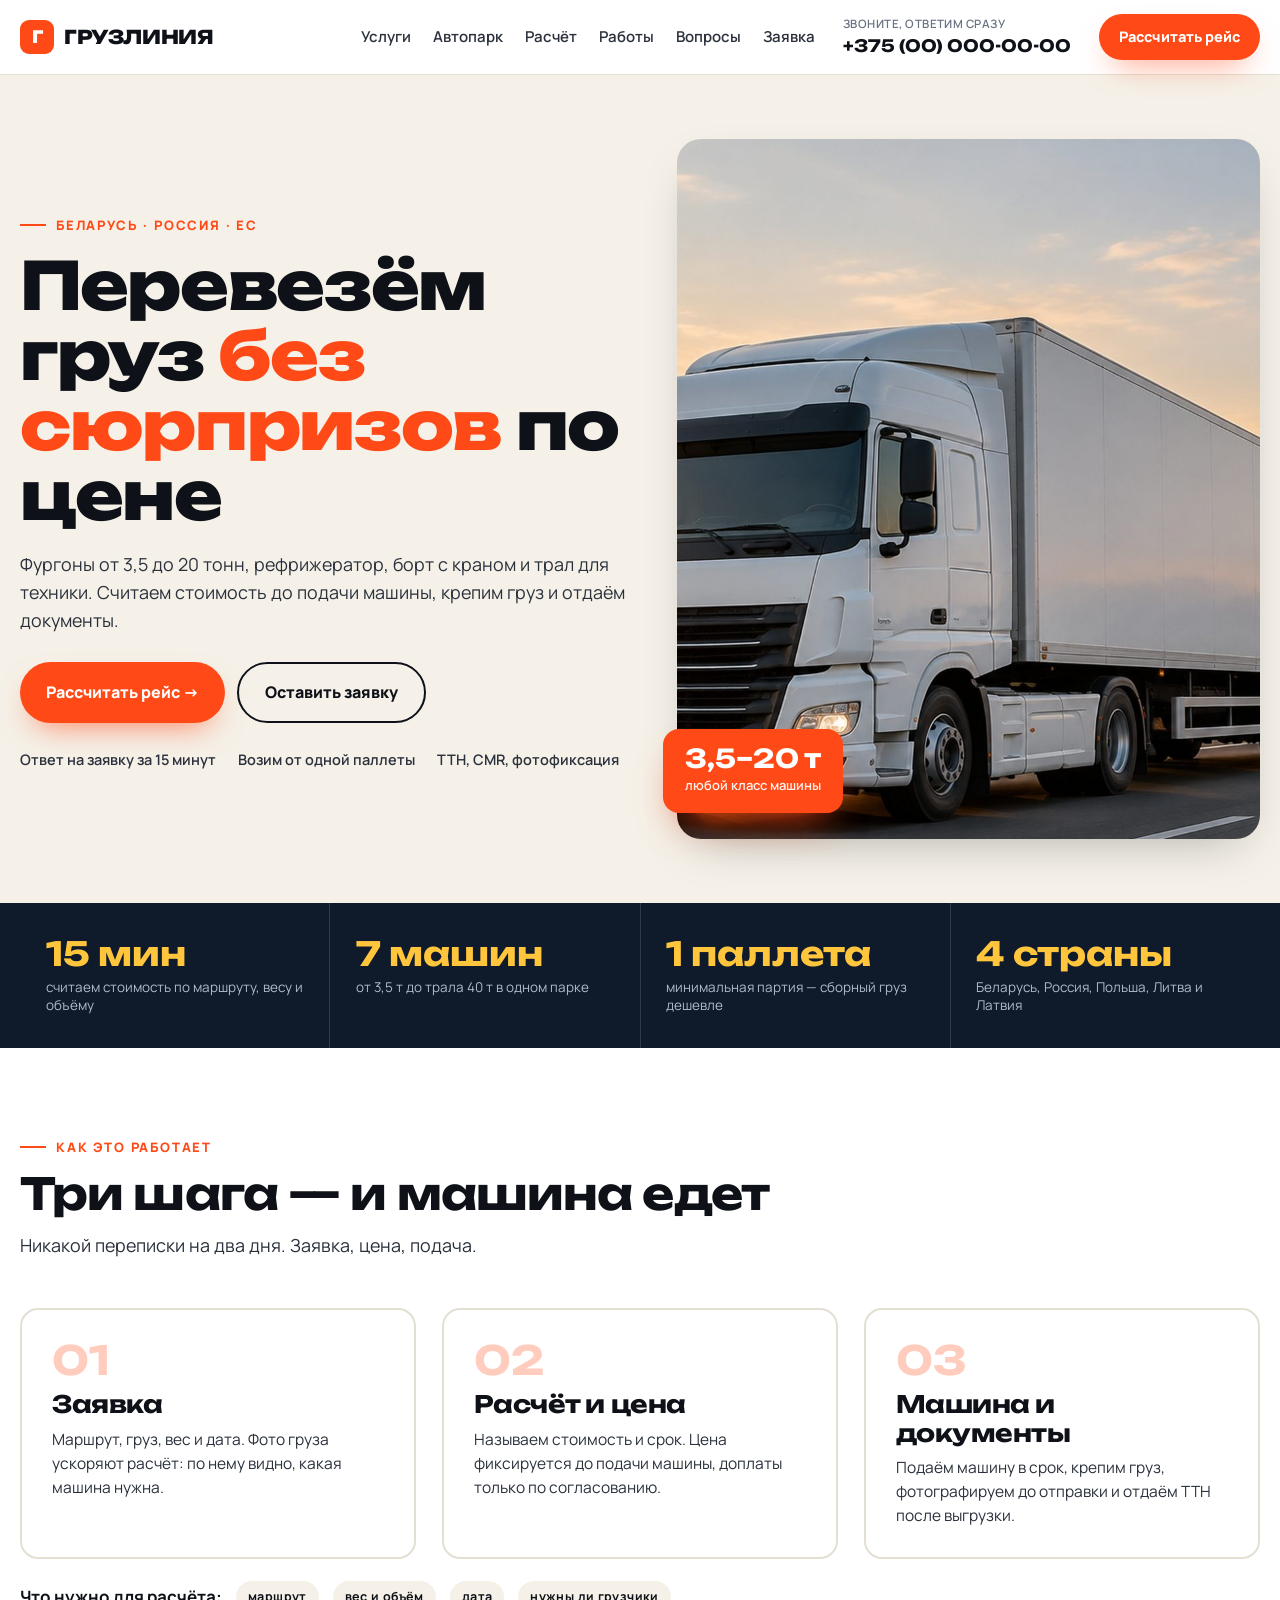
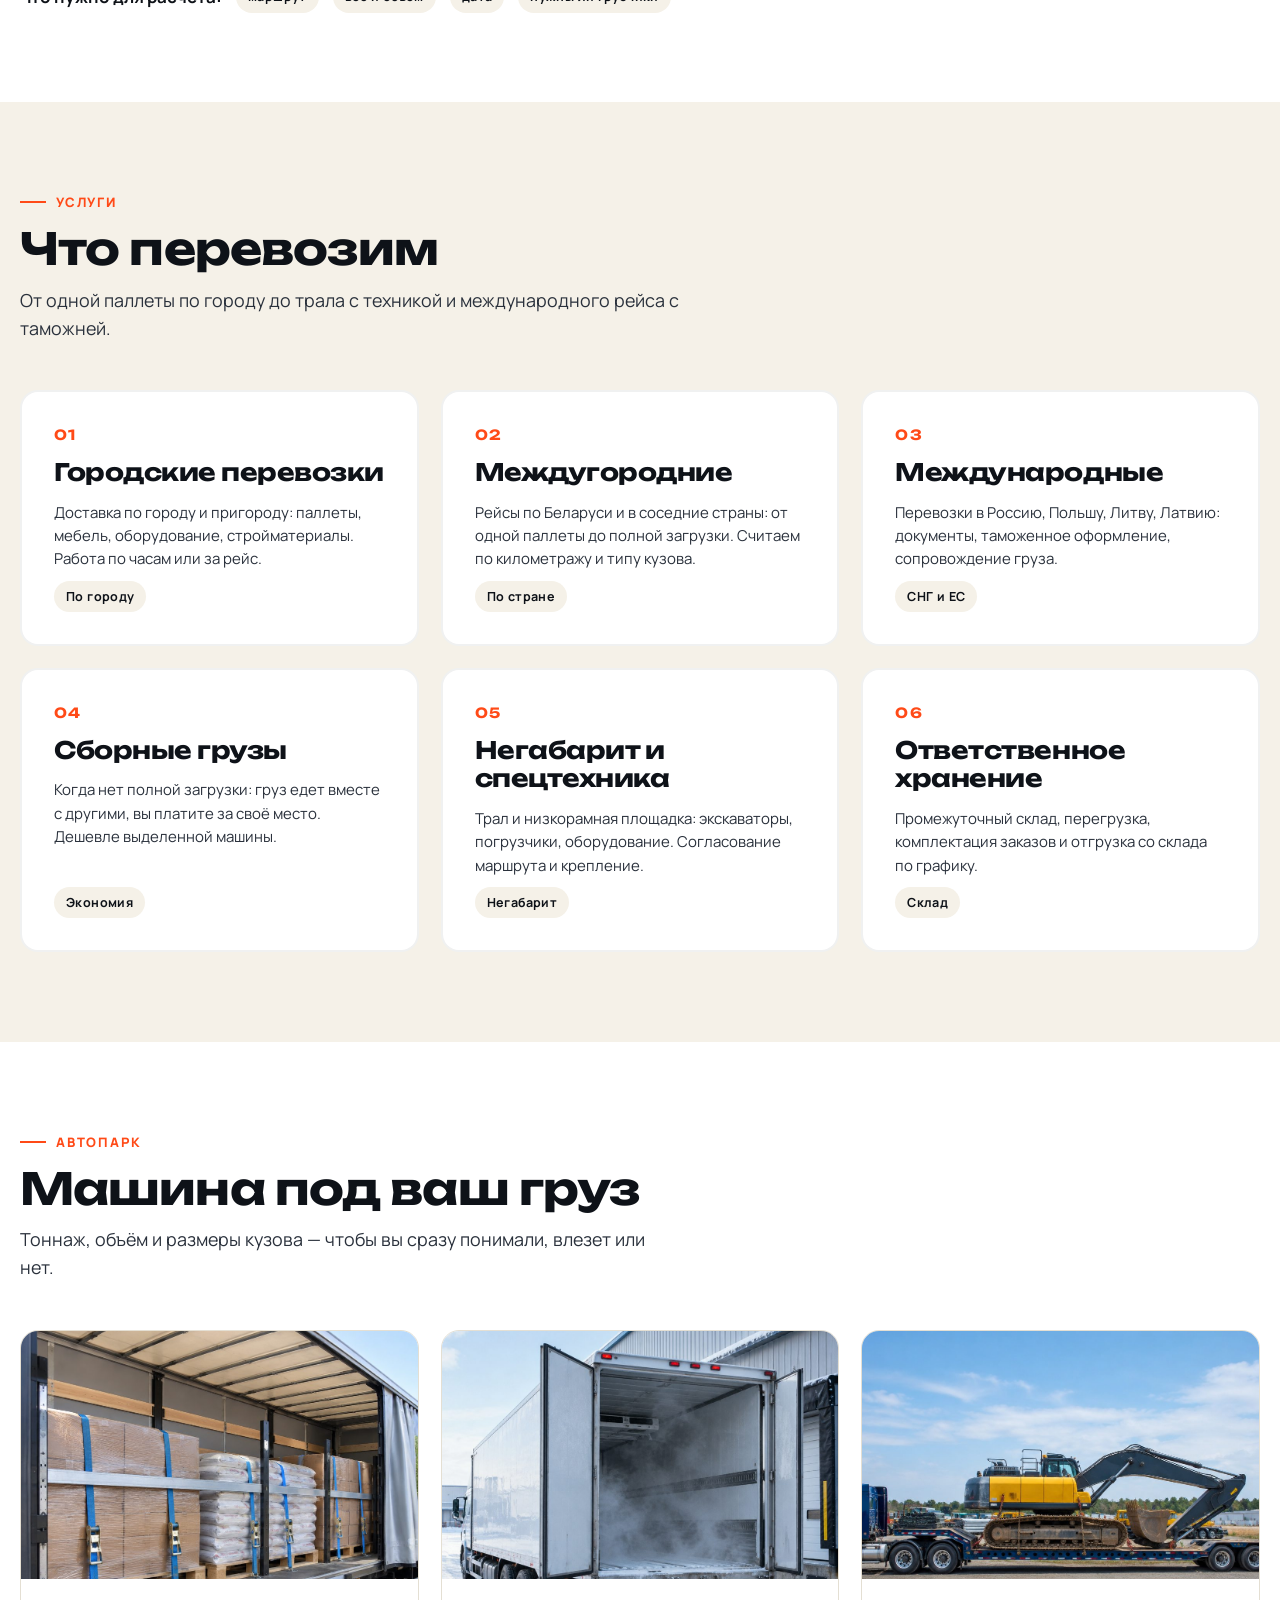
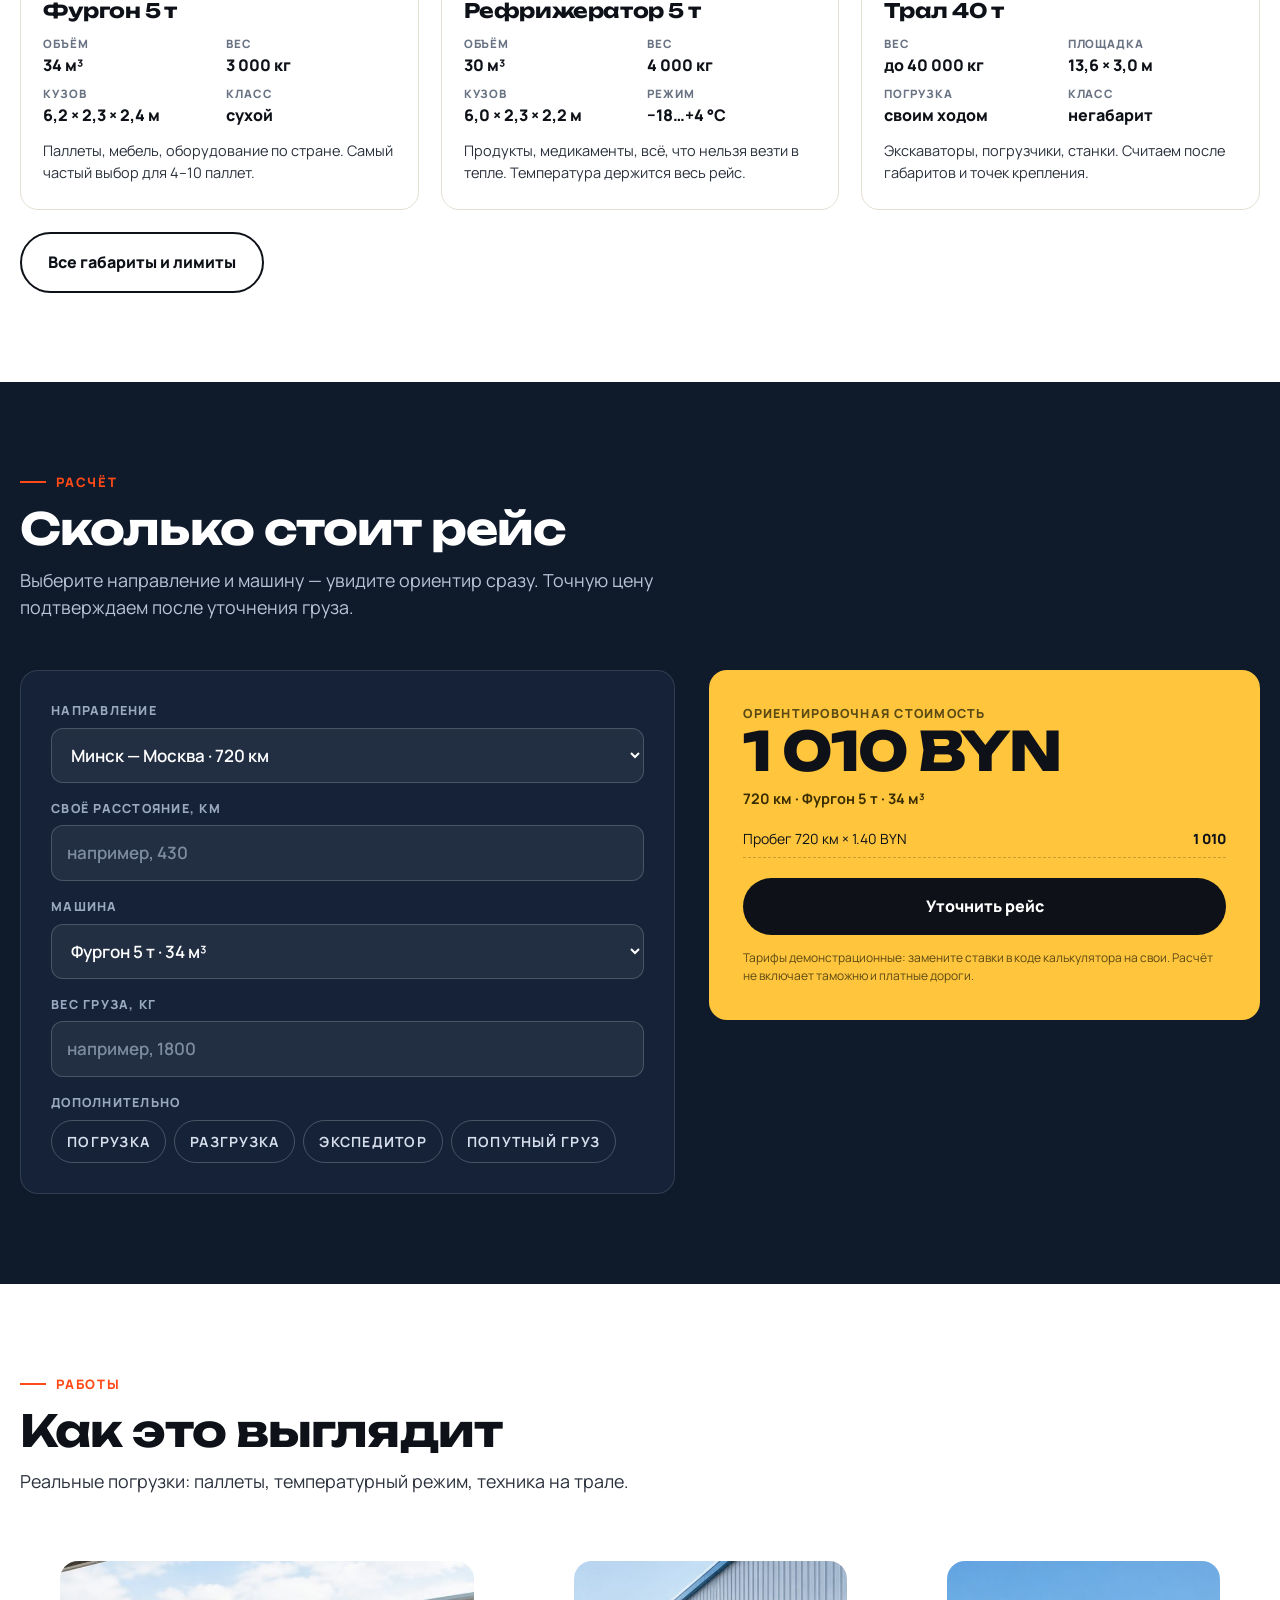
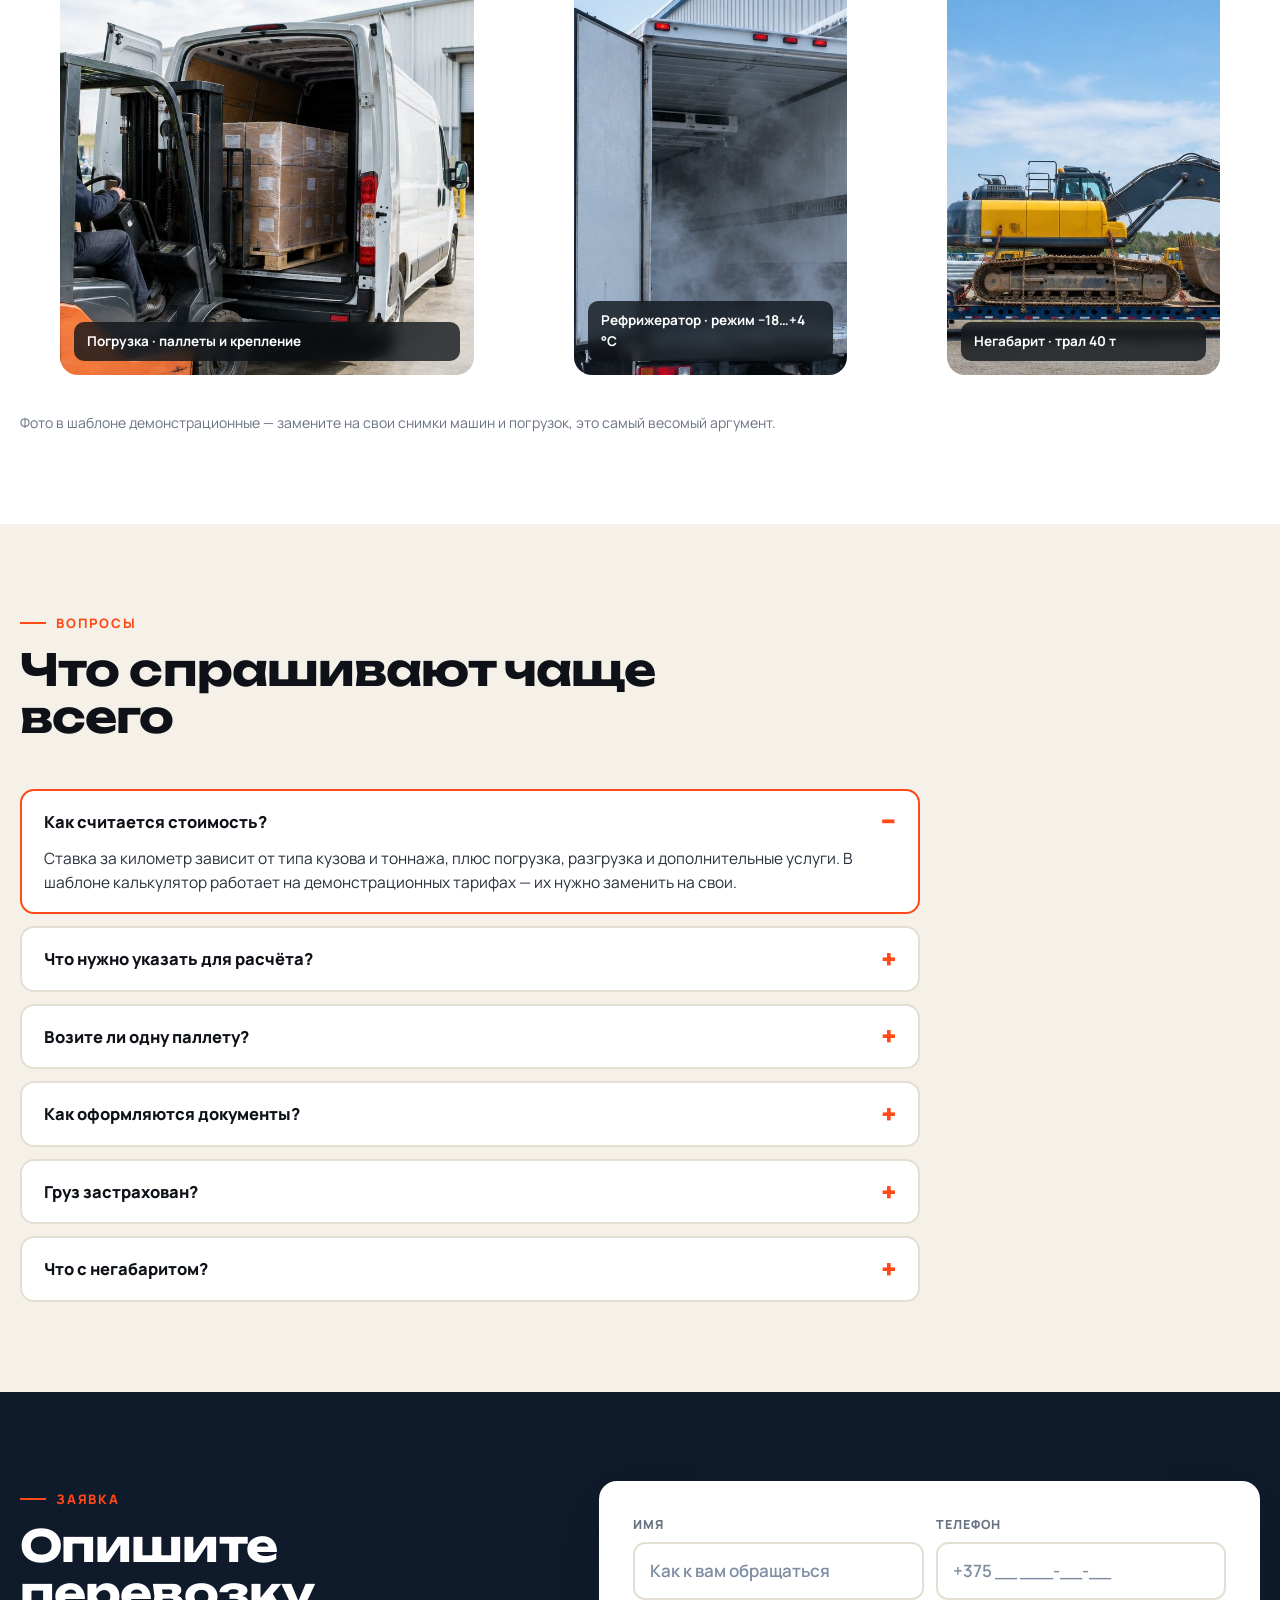
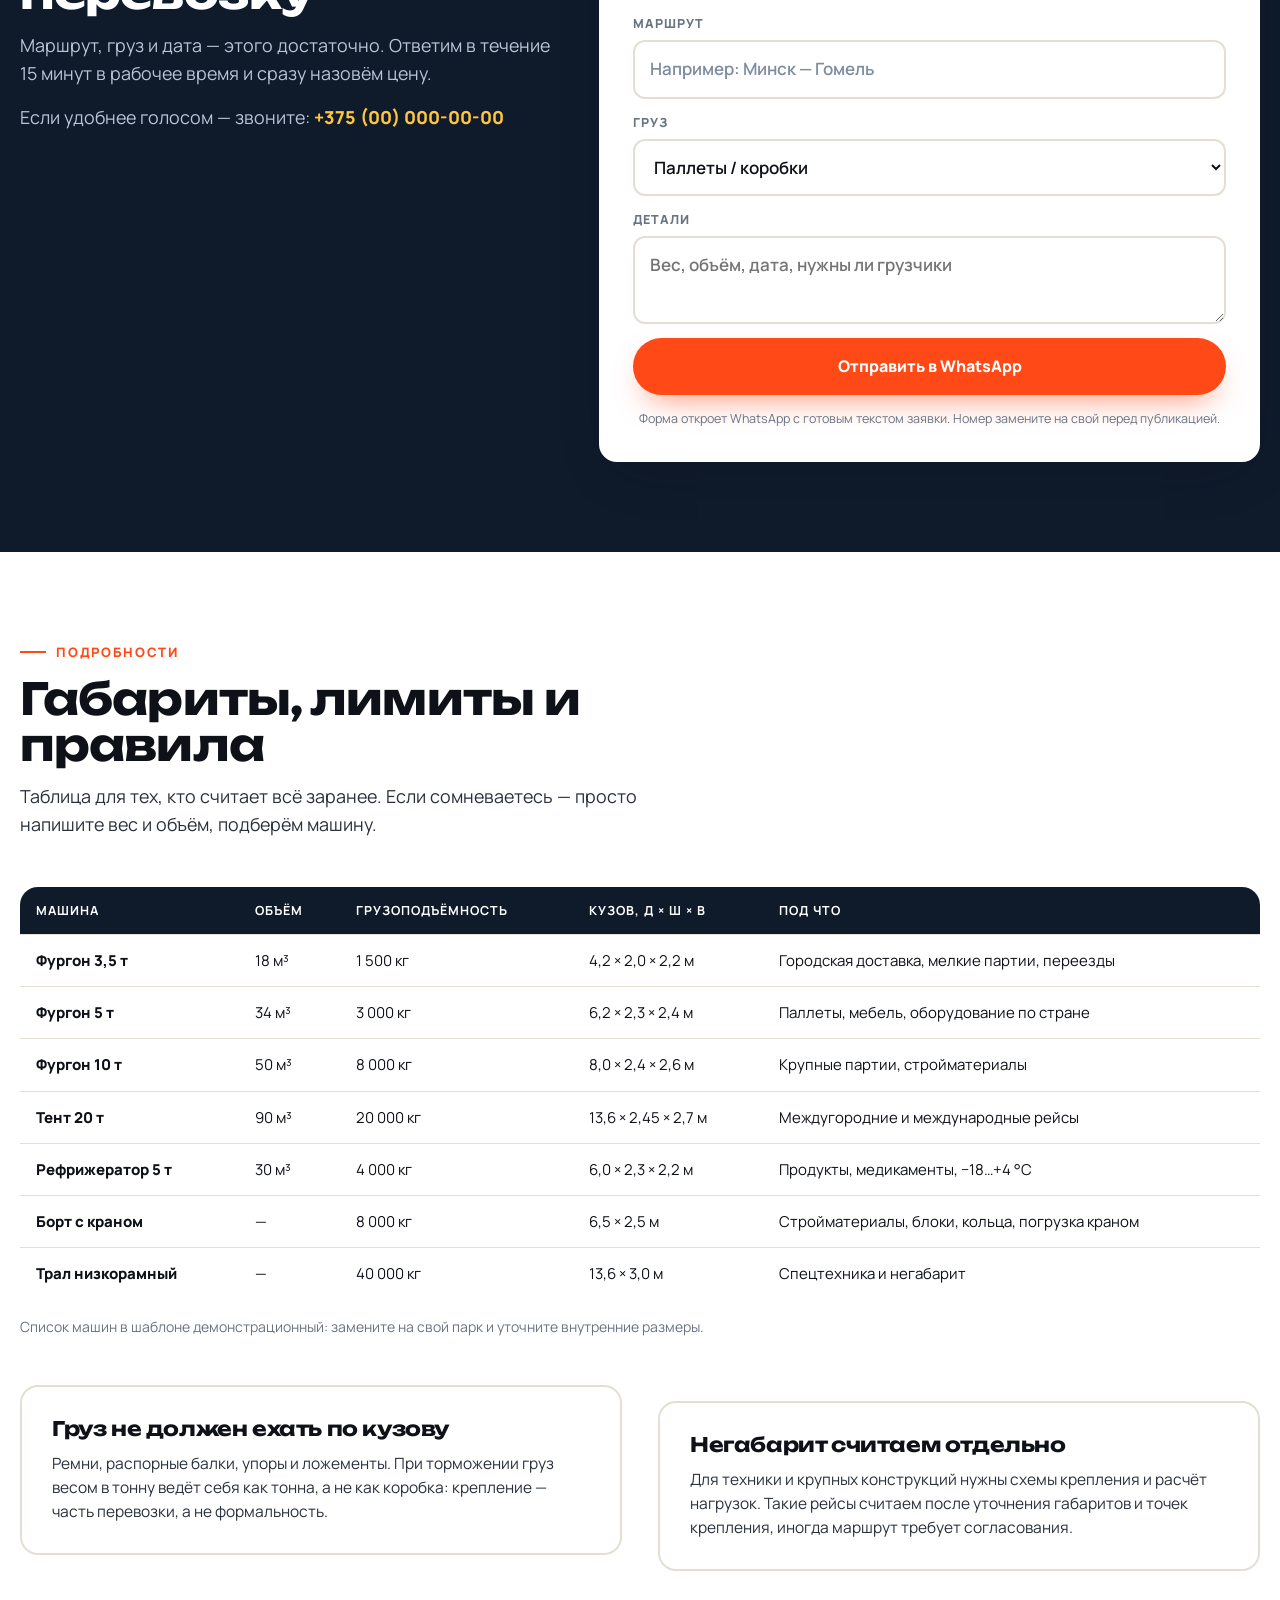
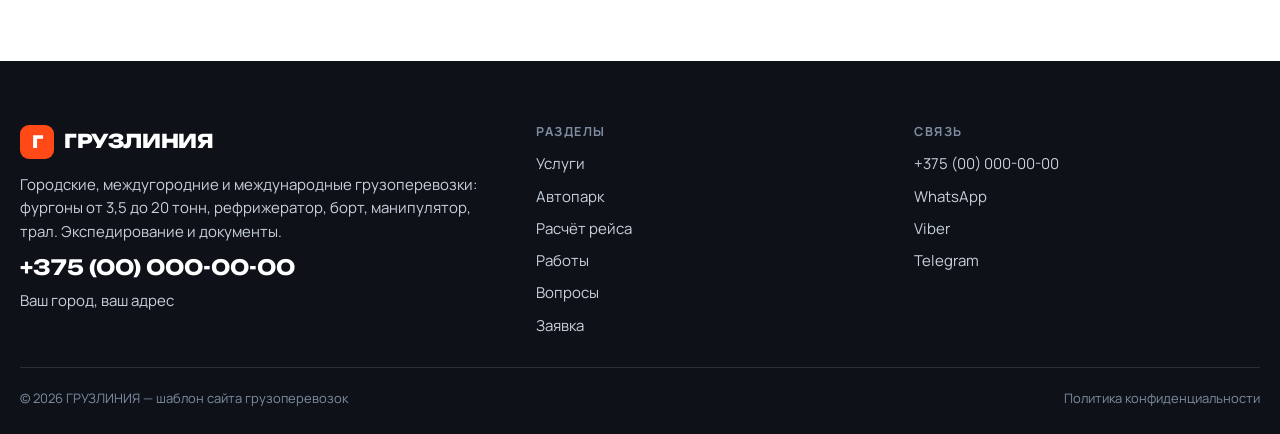
<file: v3.html>
<!DOCTYPE html>
<html lang="ru">
<head>
<meta charset="utf-8">
<meta name="viewport" content="width=device-width, initial-scale=1">
<title>ГРУЗЛИНИЯ — грузоперевозки по Беларуси и Европе: фургоны 3,5–20 т, рефрижератор, трал</title>
<meta name="description" content="Грузоперевозки по Беларуси, России и ЕС. Фургоны от 3,5 до 20 тонн, рефрижератор, борт с краном, трал для негатива. Расчёт за 15 минут, ТТН, крепление груза, фотофиксация.">
<meta property="og:title" content="ГРУЗЛИНИЯ — грузоперевозки по Беларуси и Европе">
<meta property="og:description" content="Фургоны 3,5–20 т, рефрижератор, трал. Расчёт за 15 минут. Работаем от одной паллеты.">
<meta property="og:image" content="https://romjjjke.github.io/gruzoperevozki-template/assets/img/hero.jpg">
<link rel="icon" href="https://romjjjke.github.io/gruzoperevozki-template/assets/img/favicon.svg">
<link rel="preconnect" href="https://fonts.googleapis.com">
<link rel="preconnect" href="https://fonts.gstatic.com" crossorigin>
<link href="https://fonts.googleapis.com/css2?family=Unbounded:wght@500;700;800&family=Manrope:wght@400;500;600;700;800&display=swap" rel="stylesheet">
<style>
:root{
  --ink:#0E1218; --ink-2:#2A313C; --muted:#697383;
  --paper:#FFFFFF; --cream:#F5F1E8; --line:#E4DFD3;
  --accent:#FF4A17; --accent-d:#DB380A; --sun:#FFC53D;
  --navy:#0F1A2B; --navy-2:#152238;
  --r:18px; --wrap:1240px;
  --shadow:0 18px 50px -22px rgba(14,18,24,.35);
}
*,*::before,*::after{box-sizing:border-box}
html{scroll-behavior:smooth}
body{
  margin:0; background:var(--paper); color:var(--ink);
  font-family:Manrope,"Segoe UI",system-ui,-apple-system,sans-serif;
  font-size:17px; line-height:1.55; -webkit-font-smoothing:antialiased;
}
img{max-width:100%; display:block}
a{color:inherit; text-decoration:none}
button{font:inherit; cursor:pointer}
h1,h2,h3,h4{font-family:Unbounded,Manrope,sans-serif; font-weight:700; line-height:1.06; margin:0; letter-spacing:-.02em}
h1{font-size:clamp(34px,5.2vw,66px); font-weight:800}
h2{font-size:clamp(26px,3.6vw,44px)}
h3{font-size:clamp(19px,2vw,24px); line-height:1.2}
p{margin:0}
.wrap{width:min(100% - 40px,var(--wrap)); margin-inline:auto}
.eyebrow{
  display:inline-flex; align-items:center; gap:10px; font-size:13px; font-weight:800;
  letter-spacing:.14em; text-transform:uppercase; color:var(--accent);
}
.eyebrow::before{content:""; width:26px; height:2px; background:var(--accent)}
.lead{font-size:clamp(16px,1.4vw,19px); color:var(--ink-2); max-width:60ch}
.section{padding:clamp(56px,7vw,104px) 0}
.section--cream{background:var(--cream)}
.section--navy{background:var(--navy); color:#fff}
.section--navy .lead{color:#B9C4D6}
.section-head{display:grid; gap:14px; margin-bottom:clamp(28px,4vw,48px); max-width:760px}
.btn{
  display:inline-flex; align-items:center; justify-content:center; gap:10px;
  padding:16px 26px; border-radius:999px; border:0; font-weight:800; font-size:16px;
  transition:transform .16s ease, background .16s ease, box-shadow .16s ease;
}
.btn:hover{transform:translateY(-2px)}
.btn--primary{background:var(--accent); color:#fff; box-shadow:0 14px 32px -14px rgba(255,74,23,.75)}
.btn--primary:hover{background:var(--accent-d)}
.btn--ghost{background:transparent; color:var(--ink); border:2px solid var(--ink)}
.btn--ghost:hover{background:var(--ink); color:#fff}
.btn--light{background:#fff; color:var(--ink)}
.btn--light:hover{background:var(--sun)}

/* ---------- header ---------- */
.hdr{position:sticky; top:0; z-index:60; background:rgba(255,255,255,.92); backdrop-filter:blur(12px); border-bottom:1px solid var(--line)}
.hdr__in{display:flex; align-items:center; gap:28px; padding:14px 0}
.logo{display:flex; align-items:center; gap:10px; font-family:Unbounded,sans-serif; font-weight:800; font-size:19px; letter-spacing:-.02em}
.logo__mark{width:34px; height:34px; border-radius:9px; background:var(--accent); display:grid; place-items:center; color:#fff; font-size:17px; font-weight:800}
.nav{display:flex; gap:22px; margin-left:auto; font-weight:600; font-size:15px; color:var(--ink-2)}
.nav a{padding:6px 0; border-bottom:2px solid transparent; transition:color .15s, border-color .15s}
.nav a:hover{color:var(--accent); border-color:var(--accent)}
.hdr__phone{font-family:Unbounded,sans-serif; font-weight:700; font-size:17px; white-space:nowrap}
.hdr__phone small{display:block; font-family:Manrope,sans-serif; font-weight:600; font-size:11.5px; color:var(--muted); letter-spacing:.04em; text-transform:uppercase}
.hdr .btn{padding:12px 20px; font-size:14.5px}
.burger{display:none; width:44px; height:44px; border:2px solid var(--line); border-radius:12px; background:#fff; align-items:center; justify-content:center}
.burger span{display:block; width:20px; height:2px; background:var(--ink); position:relative}
.burger span::before,.burger span::after{content:""; position:absolute; left:0; width:20px; height:2px; background:var(--ink)}
.burger span::before{top:-6px} .burger span::after{top:6px}

/* ---------- hero ---------- */
.hero{position:relative; overflow:hidden; background:var(--cream)}
.hero__in{display:grid; grid-template-columns:1.02fr .98fr; gap:clamp(24px,4vw,56px); align-items:center; padding:clamp(34px,5vw,64px) 0 clamp(40px,5vw,72px)}
.hero h1{margin:16px 0 20px}
.hero h1 em{font-style:normal; color:var(--accent)}
.hero__cta{display:flex; flex-wrap:wrap; gap:12px; margin:28px 0 26px}
.hero__facts{display:flex; flex-wrap:wrap; gap:10px 22px; font-size:14.5px; font-weight:600; color:var(--ink-2)}
.hero__facts li{display:flex; align-items:center; gap:8px; list-style:none}
.hero__facts ul{margin:0; padding:0; display:contents}
.dot{width:7px; height:7px; border-radius:50%; background:var(--accent); flex:none}
.hero__media{position:relative}
.hero__media img{border-radius:24px; aspect-ratio:4/4.4; object-fit:cover; width:100%; box-shadow:var(--shadow)}
.hero__badge{
  position:absolute; left:-14px; bottom:26px; background:var(--accent); color:#fff;
  padding:16px 22px; border-radius:16px; font-family:Unbounded,sans-serif; font-weight:700;
  box-shadow:0 20px 40px -18px rgba(255,74,23,.9);
}
.hero__badge b{display:block; font-size:26px; line-height:1}
.hero__badge span{font-family:Manrope,sans-serif; font-weight:600; font-size:13px; opacity:.92}

/* ---------- numbers strip ---------- */
.nums{background:var(--navy); color:#fff}
.nums__in{display:grid; grid-template-columns:repeat(4,1fr); gap:1px; background:rgba(255,255,255,.14)}
.nums__cell{background:var(--navy); padding:clamp(20px,2.6vw,34px) clamp(14px,2vw,28px)}
.nums__cell b{display:block; font-family:Unbounded,sans-serif; font-size:clamp(22px,2.6vw,34px); color:var(--sun); line-height:1}
.nums__cell span{display:block; margin-top:8px; font-size:13.5px; color:#AEBBCC; line-height:1.35}

/* ---------- steps ---------- */
.steps{display:grid; grid-template-columns:repeat(3,1fr); gap:clamp(14px,2vw,26px)}
.step{background:#fff; border:2px solid var(--line); border-radius:var(--r); padding:clamp(20px,2.4vw,30px); position:relative}
.step b{font-family:Unbounded,sans-serif; font-size:40px; color:var(--accent); opacity:.28; line-height:1; display:block; margin-bottom:10px}
.step h3{margin-bottom:8px}
.step p{color:var(--ink-2); font-size:15.5px}
.steps__note{margin-top:22px; display:flex; flex-wrap:wrap; gap:14px; align-items:center; font-weight:700}

/* ---------- services ---------- */
.cards{display:grid; grid-template-columns:repeat(3,1fr); gap:clamp(14px,2vw,22px)}
.card{
  background:#fff; border-radius:var(--r); padding:clamp(22px,2.6vw,32px);
  border:2px solid transparent; transition:border-color .18s, transform .18s, box-shadow .18s;
  display:flex; flex-direction:column; gap:10px;
}
.card:hover{border-color:var(--accent); transform:translateY(-4px); box-shadow:var(--shadow)}
.card__num{font-family:Unbounded,sans-serif; font-weight:700; font-size:14px; color:var(--accent); letter-spacing:.1em}
.card h3{margin:2px 0 4px}
.card p{color:var(--ink-2); font-size:15px}
.card__tag{margin-top:auto; align-self:flex-start; background:var(--cream); color:var(--ink); font-weight:700; font-size:12.5px; padding:6px 12px; border-radius:999px; letter-spacing:.03em}
.section--cream .card{border-color:rgba(14,18,24,.06)}

/* ---------- fleet ---------- */
.fleet{display:grid; grid-template-columns:repeat(3,1fr); gap:clamp(14px,2vw,22px)}
.veh{background:#fff; border-radius:var(--r); overflow:hidden; border:1px solid var(--line); display:flex; flex-direction:column}
.veh img{aspect-ratio:16/10; object-fit:cover}
.veh__body{padding:20px 22px 24px; display:flex; flex-direction:column; gap:12px; height:100%}
.veh h3{font-size:20px}
.veh__specs{display:grid; grid-template-columns:1fr 1fr; gap:8px 14px; font-size:14px; color:var(--ink-2)}
.veh__specs b{display:block; font-size:11.5px; letter-spacing:.08em; text-transform:uppercase; color:var(--muted); font-weight:800}
.veh__specs div span{font-weight:800; font-size:16px; color:var(--ink)}
.veh__use{font-size:14.5px; color:var(--ink-2); margin-top:auto}

/* ---------- calc ---------- */
.calc{display:grid; grid-template-columns:1fr .84fr; gap:clamp(18px,3vw,34px); align-items:start}
.calc__form{background:var(--navy-2); border:1px solid rgba(255,255,255,.12); border-radius:var(--r); padding:clamp(20px,2.6vw,30px); display:grid; gap:16px}
.field{display:grid; gap:7px}
.field label{font-size:12.5px; font-weight:800; letter-spacing:.1em; text-transform:uppercase; color:#9AA9BF}
.field select,.field input{
  width:100%; padding:14px 15px; border-radius:12px; border:1px solid rgba(255,255,255,.18);
  background:rgba(255,255,255,.06); color:#fff; font:inherit; font-weight:600;
}
.field select:focus,.field input:focus{outline:2px solid var(--accent); outline-offset:1px}
.field input::placeholder{color:#7E8CA1}
.chips{display:flex; flex-wrap:wrap; gap:8px}
.chip{position:relative}
.chip input{position:absolute; opacity:0; pointer-events:none}
.chip span{
  display:inline-block; padding:10px 15px; border-radius:999px; font-size:14px; font-weight:700;
  border:1px solid rgba(255,255,255,.22); color:#D6DEEC; transition:.15s; cursor:pointer;
}
.chip input:checked + span{background:var(--accent); border-color:var(--accent); color:#fff}
.calc__out{background:var(--sun); color:var(--ink); border-radius:var(--r); padding:clamp(22px,2.8vw,34px); position:sticky; top:96px}
.calc__sum{font-family:Unbounded,sans-serif; font-weight:800; font-size:clamp(34px,4.4vw,54px); line-height:1; letter-spacing:-.03em}
.calc__meta{font-weight:700; font-size:14.5px; margin-top:10px; color:#3A2E00}
.calc__rows{margin:18px 0 0; padding:0; list-style:none; display:grid; gap:8px; font-size:14px}
.calc__rows li{display:flex; justify-content:space-between; gap:12px; border-bottom:1px dashed rgba(14,18,24,.22); padding-bottom:7px}
.calc__rows li span:last-child{font-weight:800; white-space:nowrap}
.calc__warn{margin-top:14px; font-size:13.5px; font-weight:700; color:#8A2B00; display:none}
.calc__warn.on{display:block}
.calc__out .btn{margin-top:20px; width:100%; background:var(--ink); color:#fff}
.calc__out .btn:hover{background:#000}
.calc__fine{margin-top:14px; font-size:12px; color:#5A4A14}

/* ---------- works ---------- */
.works{display:grid; grid-template-columns:1.4fr 1fr 1fr; gap:clamp(12px,1.8vw,20px)}
.work{position:relative; border-radius:var(--r); overflow:hidden; min-height:220px}
.work img{height:100%; width:100%; object-fit:cover; aspect-ratio:1/1}
.work figcaption{position:absolute; left:14px; bottom:14px; right:14px; background:rgba(14,18,24,.78); color:#fff; font-weight:700; font-size:13.5px; padding:9px 13px; border-radius:10px; backdrop-filter:blur(6px)}

/* ---------- faq ---------- */
.faq{display:grid; gap:12px; max-width:900px}
.faq details{background:#fff; border:2px solid var(--line); border-radius:14px; padding:18px 22px}
.faq details[open]{border-color:var(--accent)}
.faq summary{font-weight:800; font-size:16.5px; cursor:pointer; list-style:none; display:flex; justify-content:space-between; gap:16px; align-items:center}
.faq summary::-webkit-details-marker{display:none}
.faq summary::after{content:"+"; font-family:Unbounded,sans-serif; font-size:22px; color:var(--accent); flex:none; line-height:1}
.faq details[open] summary::after{content:"–"}
.faq p{margin-top:12px; color:var(--ink-2); font-size:15.5px}

/* ---------- form ---------- */
.form{display:grid; grid-template-columns:.9fr 1.1fr; gap:clamp(20px,3vw,44px); align-items:start}
.form__card{background:#fff; color:var(--ink); border-radius:var(--r); padding:clamp(22px,2.8vw,34px); display:grid; gap:14px; box-shadow:var(--shadow)}
.form__row{display:grid; grid-template-columns:1fr 1fr; gap:12px}
.form__card label{font-size:12.5px; font-weight:800; letter-spacing:.08em; text-transform:uppercase; color:var(--muted)}
.form__card input,.form__card select,.form__card textarea{
  width:100%; padding:14px 15px; border-radius:12px; border:2px solid var(--line); background:#fff;
  font:inherit; font-weight:600; color:var(--ink);
}
.form__card input:focus,.form__card select:focus,.form__card textarea:focus{outline:0; border-color:var(--accent)}
.form__card textarea{resize:vertical; min-height:88px}
.form__hint{font-size:12.5px; color:var(--muted); text-align:center}

/* ---------- details ---------- */
.specs-table{width:100%; border-collapse:collapse; background:#fff; border-radius:var(--r); overflow:hidden; font-size:15px}
.specs-table th,.specs-table td{padding:14px 16px; text-align:left; border-bottom:1px solid var(--line)}
.specs-table th{background:var(--navy); color:#fff; font-weight:700; font-size:12.5px; letter-spacing:.08em; text-transform:uppercase}
.specs-table tr:last-child td{border-bottom:0}
.specs-table td:first-child{font-weight:800}
.two-col{display:grid; grid-template-columns:1fr 1fr; gap:clamp(18px,3vw,36px); align-items:start}
.detail{background:#fff; border-radius:var(--r); padding:clamp(20px,2.6vw,30px); border:2px solid var(--line)}
.detail h3{margin-bottom:10px; font-size:20px}
.detail p{color:var(--ink-2); font-size:15.5px}
.detail + .detail{margin-top:16px}

/* ---------- footer ---------- */
.ftr{background:var(--ink); color:#C8D0DC; padding:clamp(40px,5vw,64px) 0 26px; font-size:15px}
.ftr__grid{display:grid; grid-template-columns:1.4fr 1fr 1fr; gap:32px; padding-bottom:30px; border-bottom:1px solid rgba(255,255,255,.12)}
.ftr h4{font-family:Manrope,sans-serif; font-size:12.5px; letter-spacing:.12em; text-transform:uppercase; color:#7E8CA1; margin-bottom:14px}
.ftr a:hover{color:var(--sun)}
.ftr .logo{color:#fff; margin-bottom:14px}
.ftr__list{display:grid; gap:9px; margin:0; padding:0; list-style:none}
.ftr__bottom{display:flex; flex-wrap:wrap; justify-content:space-between; gap:12px; padding-top:20px; font-size:13px; color:#7E8CA1}
.ftr__phone{font-family:Unbounded,sans-serif; font-weight:700; font-size:21px; color:#fff; margin-top:8px; display:inline-block}

/* ---------- mobile bar ---------- */
.mbar{display:none; position:fixed; left:0; right:0; bottom:0; z-index:70; background:#fff; border-top:1px solid var(--line); padding:9px 12px; gap:8px; box-shadow:0 -8px 24px -16px rgba(0,0,0,.4)}
.mbar .btn{flex:1; padding:14px 10px; font-size:15px}

@media (max-width:1080px){
  .hero__in{grid-template-columns:1fr; gap:30px}
  .hero__media img{aspect-ratio:16/10}
  .hero__badge{left:auto; right:16px; bottom:16px}
  .cards,.fleet{grid-template-columns:repeat(2,1fr)}
  .calc{grid-template-columns:1fr}
  .calc__out{position:static}
  .form{grid-template-columns:1fr}
  .nums__in{grid-template-columns:repeat(2,1fr)}
  .works{grid-template-columns:1fr 1fr}
  .works .work:first-child{grid-column:1/-1}
}
@media (max-width:1120px){
  .nav{gap:15px; font-size:14px}
  .hdr__phone{font-size:15px}
  .hdr__in{gap:18px}
}
@media (max-width:1000px){
  .hdr__phone{display:none}
}
@media (max-width:900px){
  .nav,.hdr .btn{display:none}
  .burger{display:flex; margin-left:auto}
  .hdr.open .nav{
    display:grid; position:absolute; top:100%; left:0; right:0; background:#fff;
    padding:18px 20px 24px; gap:14px; border-bottom:1px solid var(--line); font-size:17px;
  }
  .steps{grid-template-columns:1fr}
  .two-col{grid-template-columns:1fr}
  .ftr__grid{grid-template-columns:1fr 1fr}
  .mbar{display:flex}
  body{padding-bottom:74px}
  .hero__facts{font-size:13.5px}
}
@media (max-width:560px){
  .cards,.fleet{grid-template-columns:1fr}
  .works{grid-template-columns:1fr}
  .form__row{grid-template-columns:1fr}
  .hero__badge{padding:12px 16px; border-radius:13px}
  .hero__badge b{font-size:21px}
  .specs-table{font-size:13.5px}
  .specs-table th,.specs-table td{padding:11px 10px}
  .ftr__grid{grid-template-columns:1fr}
}
@media (prefers-reduced-motion:reduce){*{transition:none!important; scroll-behavior:auto}}
</style>
</head>
<body>

<header class="hdr" id="hdr">
  <div class="wrap hdr__in">
    <a class="logo" href="#top"><span class="logo__mark">Г</span>ГРУЗЛИНИЯ</a>
    <nav class="nav" id="nav">
      <a href="#services">Услуги</a>
      <a href="#fleet">Автопарк</a>
      <a href="#calc">Расчёт</a>
      <a href="#works">Работы</a>
      <a href="#faq">Вопросы</a>
      <a href="#order">Заявка</a>
    </nav>
    <a class="hdr__phone" href="tel:+375000000000"><small>Звоните, ответим сразу</small>+375 (00) 000-00-00</a>
    <a class="btn btn--primary" href="#calc">Рассчитать рейс</a>
    <button class="burger" id="burger" aria-label="Меню" aria-expanded="false"><span></span></button>
  </div>
</header>

<main id="top">

  <!-- HERO -->
  <section class="hero">
    <div class="wrap hero__in">
      <div>
        <span class="eyebrow">Беларусь · Россия · ЕС</span>
        <h1>Перевезём груз <em>без сюрпризов</em> по цене</h1>
        <p class="lead">Фургоны от 3,5 до 20 тонн, рефрижератор, борт с краном и трал для техники. Считаем стоимость до подачи машины, крепим груз и отдаём документы.</p>
        <div class="hero__cta">
          <a class="btn btn--primary" href="#calc">Рассчитать рейс →</a>
          <a class="btn btn--ghost" href="#order">Оставить заявку</a>
        </div>
        <div class="hero__facts">
          <span><span class="dot"></span>Ответ на заявку за 15 минут</span>
          <span><span class="dot"></span>Возим от одной паллеты</span>
          <span><span class="dot"></span>ТТН, CMR, фотофиксация</span>
        </div>
      </div>
      <div class="hero__media">
        <img src="https://romjjjke.github.io/gruzoperevozki-template/assets/img/hero.jpg" alt="Загрузка фургона на складе" width="640" height="700" fetchpriority="high">
        <div class="hero__badge"><b>3,5–20 т</b><span>любой класс машины</span></div>
      </div>
    </div>
  </section>

  <!-- DIGITS -->
  <section class="nums">
    <div class="wrap nums__in">
      <div class="nums__cell"><b>15 мин</b><span>считаем стоимость по маршруту, весу и объёму</span></div>
      <div class="nums__cell"><b>7 машин</b><span>от 3,5 т до трала 40 т в одном парке</span></div>
      <div class="nums__cell"><b>1 паллета</b><span>минимальная партия — сборный груз дешевле</span></div>
      <div class="nums__cell"><b>4 страны</b><span>Беларусь, Россия, Польша, Литва и Латвия</span></div>
    </div>
  </section>

  <!-- 3 STEPS -->
  <section class="section">
    <div class="wrap">
      <div class="section-head">
        <span class="eyebrow">Как это работает</span>
        <h2>Три шага — и машина едет</h2>
        <p class="lead">Никакой переписки на два дня. Заявка, цена, подача.</p>
      </div>
      <div class="steps">
        <div class="step"><b>01</b><h3>Заявка</h3><p>Маршрут, груз, вес и дата. Фото груза ускоряют расчёт: по нему видно, какая машина нужна.</p></div>
        <div class="step"><b>02</b><h3>Расчёт и цена</h3><p>Называем стоимость и срок. Цена фиксируется до подачи машины, доплаты только по согласованию.</p></div>
        <div class="step"><b>03</b><h3>Машина и документы</h3><p>Подаём машину в срок, крепим груз, фотографируем до отправки и отдаём ТТН после выгрузки.</p></div>
      </div>
      <div class="steps__note">
        <span>Что нужно для расчёта:</span>
        <span class="card__tag">маршрут</span>
        <span class="card__tag">вес и объём</span>
        <span class="card__tag">дата</span>
        <span class="card__tag">нужны ли грузчики</span>
      </div>
    </div>
  </section>

  <!-- SERVICES -->
  <section class="section section--cream" id="services">
    <div class="wrap">
      <div class="section-head">
        <span class="eyebrow">Услуги</span>
        <h2>Что перевозим</h2>
        <p class="lead">От одной паллеты по городу до трала с техникой и международного рейса с таможней.</p>
      </div>
      <div class="cards">
        <article class="card"><div class="card__num">01</div><h3>Городские перевозки</h3><p>Доставка по городу и пригороду: паллеты, мебель, оборудование, стройматериалы. Работа по часам или за рейс.</p><span class="card__tag">По городу</span></article>
        <article class="card"><div class="card__num">02</div><h3>Междугородние</h3><p>Рейсы по Беларуси и в соседние страны: от одной паллеты до полной загрузки. Считаем по километражу и типу кузова.</p><span class="card__tag">По стране</span></article>
        <article class="card"><div class="card__num">03</div><h3>Международные</h3><p>Перевозки в Россию, Польшу, Литву, Латвию: документы, таможенное оформление, сопровождение груза.</p><span class="card__tag">СНГ и ЕС</span></article>
        <article class="card"><div class="card__num">04</div><h3>Сборные грузы</h3><p>Когда нет полной загрузки: груз едет вместе с другими, вы платите за своё место. Дешевле выделенной машины.</p><span class="card__tag">Экономия</span></article>
        <article class="card"><div class="card__num">05</div><h3>Негабарит и спецтехника</h3><p>Трал и низкорамная площадка: экскаваторы, погрузчики, оборудование. Согласование маршрута и крепление.</p><span class="card__tag">Негабарит</span></article>
        <article class="card"><div class="card__num">06</div><h3>Ответственное хранение</h3><p>Промежуточный склад, перегрузка, комплектация заказов и отгрузка со склада по графику.</p><span class="card__tag">Склад</span></article>
      </div>
    </div>
  </section>

  <!-- FLEET -->
  <section class="section" id="fleet">
    <div class="wrap">
      <div class="section-head">
        <span class="eyebrow">Автопарк</span>
        <h2>Машина под ваш груз</h2>
        <p class="lead">Тоннаж, объём и размеры кузова — чтобы вы сразу понимали, влезет или нет.</p>
      </div>
      <div class="fleet">
        <article class="veh">
          <img src="https://romjjjke.github.io/gruzoperevozki-template/assets/img/cargo.jpg" alt="Фургон 5 тонн, паллеты" loading="lazy">
          <div class="veh__body">
            <h3>Фургон 5 т</h3>
            <div class="veh__specs">
              <div><b>Объём</b><span>34 м³</span></div>
              <div><b>Вес</b><span>3 000 кг</span></div>
              <div><b>Кузов</b><span>6,2 × 2,3 × 2,4 м</span></div>
              <div><b>Класс</b><span>сухой</span></div>
            </div>
            <p class="veh__use">Паллеты, мебель, оборудование по стране. Самый частый выбор для 4–10 паллет.</p>
          </div>
        </article>
        <article class="veh">
          <img src="https://romjjjke.github.io/gruzoperevozki-template/assets/img/reefer.jpg" alt="Рефрижератор 5 тонн" loading="lazy">
          <div class="veh__body">
            <h3>Рефрижератор 5 т</h3>
            <div class="veh__specs">
              <div><b>Объём</b><span>30 м³</span></div>
              <div><b>Вес</b><span>4 000 кг</span></div>
              <div><b>Кузов</b><span>6,0 × 2,3 × 2,2 м</span></div>
              <div><b>Режим</b><span>−18…+4 °C</span></div>
            </div>
            <p class="veh__use">Продукты, медикаменты, всё, что нельзя везти в тепле. Температура держится весь рейс.</p>
          </div>
        </article>
        <article class="veh">
          <img src="https://romjjjke.github.io/gruzoperevozki-template/assets/img/oversize.jpg" alt="Трал для негабарита и техники" loading="lazy">
          <div class="veh__body">
            <h3>Трал 40 т</h3>
            <div class="veh__specs">
              <div><b>Вес</b><span>до 40 000 кг</span></div>
              <div><b>Площадка</b><span>13,6 × 3,0 м</span></div>
              <div><b>Погрузка</b><span>своим ходом</span></div>
              <div><b>Класс</b><span>негабарит</span></div>
            </div>
            <p class="veh__use">Экскаваторы, погрузчики, станки. Считаем после габаритов и точек крепления.</p>
          </div>
        </article>
      </div>
      <p style="margin-top:22px"><a class="btn btn--ghost" href="#specs">Все габариты и лимиты</a></p>
    </div>
  </section>

  <!-- CALC -->
  <section class="section section--navy" id="calc">
    <div class="wrap">
      <div class="section-head">
        <span class="eyebrow">Расчёт</span>
        <h2>Сколько стоит рейс</h2>
        <p class="lead">Выберите направление и машину — увидите ориентир сразу. Точную цену подтверждаем после уточнения груза.</p>
      </div>
      <div class="calc">
        <form class="calc__form" id="calcForm" onsubmit="return false">
          <div class="field">
            <label for="c-dir">Направление</label>
            <select id="c-dir">
              <option value="720">Минск — Москва · 720 км</option>
              <option value="190">Минск — Вильнюс · 190 км</option>
              <option value="550">Минск — Варшава · 550 км</option>
              <option value="520">Минск — Киев · 520 км</option>
              <option value="300">Минск — Гомель · 300 км</option>
              <option value="350">Минск — Брест · 350 км</option>
              <option value="280">Минск — Витебск · 280 км</option>
            </select>
          </div>
          <div class="field">
            <label for="c-km">Своё расстояние, км</label>
            <input id="c-km" type="number" min="0" max="5000" inputmode="numeric" placeholder="например, 430">
          </div>
          <div class="field">
            <label for="c-veh">Машина</label>
            <select id="c-veh">
              <option value="van35">Фургон 3,5 т · 18 м³</option>
              <option value="van5" selected>Фургон 5 т · 34 м³</option>
              <option value="truck10">Фургон 10 т · 50 м³</option>
              <option value="truck20">Тент 20 т · 90 м³</option>
              <option value="reefer">Рефрижератор 5 т</option>
            </select>
          </div>
          <div class="field">
            <label for="c-w">Вес груза, кг</label>
            <input id="c-w" type="number" min="0" max="40000" inputmode="numeric" placeholder="например, 1800">
          </div>
          <div class="field">
            <label>Дополнительно</label>
            <div class="chips">
              <label class="chip"><input type="checkbox" id="x-load" value="45"><span>Погрузка</span></label>
              <label class="chip"><input type="checkbox" id="x-unload" value="45"><span>Разгрузка</span></label>
              <label class="chip"><input type="checkbox" id="x-forwarder" value="35"><span>Экспедитор</span></label>
              <label class="chip"><input type="checkbox" id="x-back" value="15"><span>Попутный груз</span></label>
            </div>
          </div>
        </form>

        <aside class="calc__out">
          <div style="font-size:12.5px; font-weight:800; letter-spacing:.1em; text-transform:uppercase; color:#5A4A14">Ориентировочная стоимость</div>
          <div class="calc__sum" id="c-sum">— BYN</div>
          <div class="calc__meta" id="c-meta">720 км · Фургон 5 т</div>
          <ul class="calc__rows" id="c-rows"></ul>
          <div class="calc__warn" id="c-warn"></div>
          <a class="btn" id="c-cta" href="#order">Уточнить рейс</a>
          <p class="calc__fine">Тарифы демонстрационные: замените ставки в коде калькулятора на свои. Расчёт не включает таможню и платные дороги.</p>
        </aside>
      </div>
    </div>
  </section>

  <!-- WORKS -->
  <section class="section" id="works">
    <div class="wrap">
      <div class="section-head">
        <span class="eyebrow">Работы</span>
        <h2>Как это выглядит</h2>
        <p class="lead">Реальные погрузки: паллеты, температурный режим, техника на трале.</p>
      </div>
      <div class="works">
        <figure class="work"><img src="https://romjjjke.github.io/gruzoperevozki-template/assets/img/loading.jpg" alt="Погрузка паллет в фургон" loading="lazy"><figcaption>Погрузка · паллеты и крепление</figcaption></figure>
        <figure class="work"><img src="https://romjjjke.github.io/gruzoperevozki-template/assets/img/reefer.jpg" alt="Рефрижератор с температурным режимом" loading="lazy"><figcaption>Рефрижератор · режим −18…+4 °C</figcaption></figure>
        <figure class="work"><img src="https://romjjjke.github.io/gruzoperevozki-template/assets/img/oversize.jpg" alt="Трал с негабаритным грузом" loading="lazy"><figcaption>Негабарит · трал 40 т</figcaption></figure>
      </div>
      <p style="margin-top:20px; color:var(--muted); font-size:14px">Фото в шаблоне демонстрационные — замените на свои снимки машин и погрузок, это самый весомый аргумент.</p>
    </div>
  </section>

  <!-- FAQ -->
  <section class="section section--cream" id="faq">
    <div class="wrap">
      <div class="section-head">
        <span class="eyebrow">Вопросы</span>
        <h2>Что спрашивают чаще всего</h2>
      </div>
      <div class="faq">
        <details open><summary>Как считается стоимость?</summary><p>Ставка за километр зависит от типа кузова и тоннажа, плюс погрузка, разгрузка и дополнительные услуги. В шаблоне калькулятор работает на демонстрационных тарифах — их нужно заменить на свои.</p></details>
        <details><summary>Что нужно указать для расчёта?</summary><p>Маршрут, вес и объём груза, тип груза (сухой кузов или рефрижератор), дату и нужны ли грузчики. По этим данным уже можно назвать вилку.</p></details>
        <details><summary>Возите ли одну паллету?</summary><p>Да. Для небольших партий есть машина 3,5 т и вариант сборного груза: вы платите за место, а не за всю машину.</p></details>
        <details><summary>Как оформляются документы?</summary><p>Товарно-транспортная накладная, при необходимости — доверенность и сопроводительные документы. Для международных рейсов — CMR и таможенное оформление.</p></details>
        <details><summary>Груз застрахован?</summary><p>В шаблоне этот пункт — заготовка: укажите, страхуете ли вы груз и на какую сумму. Это один из первых вопросов клиента при дорогом грузе.</p></details>
        <details><summary>Что с негабаритом?</summary><p>Для техники и крупных конструкций используется трал. Нужны габариты, вес и точки крепления; маршрут иногда требует согласования.</p></details>
      </div>
    </div>
  </section>

  <!-- ORDER -->
  <section class="section section--navy" id="order">
    <div class="wrap form">
      <div>
        <span class="eyebrow">Заявка</span>
        <h2 style="margin:14px 0 16px">Опишите перевозку</h2>
        <p class="lead">Маршрут, груз и дата — этого достаточно. Ответим в течение 15 минут в рабочее время и сразу назовём цену.</p>
        <p class="lead" style="margin-top:16px">Если удобнее голосом — звоните: <a href="tel:+375000000000" style="color:var(--sun); font-weight:800">+375 (00) 000-00-00</a></p>
      </div>
      <form class="form__card" id="orderForm" novalidate>
        <div class="form__row">
          <div class="field"><label for="f-name">Имя</label><input id="f-name" name="name" required placeholder="Как к вам обращаться"></div>
          <div class="field"><label for="f-phone">Телефон</label><input id="f-phone" name="phone" required inputmode="tel" placeholder="+375 __ ___-__-__"></div>
        </div>
        <div class="field"><label for="f-route">Маршрут</label><input id="f-route" name="route" placeholder="Например: Минск — Гомель"></div>
        <div class="field"><label for="f-cargo">Груз</label>
          <select id="f-cargo" name="cargo">
            <option>Паллеты / коробки</option>
            <option>Стройматериалы</option>
            <option>Оборудование</option>
            <option>Мебель</option>
            <option>Продукты (рефрижератор)</option>
            <option>Негабарит</option>
            <option>Другое</option>
          </select>
        </div>
        <div class="field"><label for="f-details">Детали</label><textarea id="f-details" name="details" placeholder="Вес, объём, дата, нужны ли грузчики"></textarea></div>
        <button class="btn btn--primary" type="submit">Отправить в WhatsApp</button>
        <p class="form__hint">Форма откроет WhatsApp с готовым текстом заявки. Номер замените на свой перед публикацией.</p>
      </form>
    </div>
  </section>

  <!-- DETAILS -->
  <section class="section" id="specs">
    <div class="wrap">
      <div class="section-head">
        <span class="eyebrow">Подробности</span>
        <h2>Габариты, лимиты и правила</h2>
        <p class="lead">Таблица для тех, кто считает всё заранее. Если сомневаетесь — просто напишите вес и объём, подберём машину.</p>
      </div>
      <div style="overflow-x:auto">
        <table class="specs-table">
          <thead><tr><th>Машина</th><th>Объём</th><th>Грузоподъёмность</th><th>Кузов, Д × Ш × В</th><th>Под что</th></tr></thead>
          <tbody>
            <tr><td>Фургон 3,5 т</td><td>18 м³</td><td>1 500 кг</td><td>4,2 × 2,0 × 2,2 м</td><td>Городская доставка, мелкие партии, переезды</td></tr>
            <tr><td>Фургон 5 т</td><td>34 м³</td><td>3 000 кг</td><td>6,2 × 2,3 × 2,4 м</td><td>Паллеты, мебель, оборудование по стране</td></tr>
            <tr><td>Фургон 10 т</td><td>50 м³</td><td>8 000 кг</td><td>8,0 × 2,4 × 2,6 м</td><td>Крупные партии, стройматериалы</td></tr>
            <tr><td>Тент 20 т</td><td>90 м³</td><td>20 000 кг</td><td>13,6 × 2,45 × 2,7 м</td><td>Междугородние и международные рейсы</td></tr>
            <tr><td>Рефрижератор 5 т</td><td>30 м³</td><td>4 000 кг</td><td>6,0 × 2,3 × 2,2 м</td><td>Продукты, медикаменты, −18…+4 °C</td></tr>
            <tr><td>Борт с краном</td><td>—</td><td>8 000 кг</td><td>6,5 × 2,5 м</td><td>Стройматериалы, блоки, кольца, погрузка краном</td></tr>
            <tr><td>Трал низкорамный</td><td>—</td><td>40 000 кг</td><td>13,6 × 3,0 м</td><td>Спецтехника и негабарит</td></tr>
          </tbody>
        </table>
      </div>
      <p style="margin-top:16px; color:var(--muted); font-size:14px">Список машин в шаблоне демонстрационный: замените на свой парк и уточните внутренние размеры.</p>

      <div class="two-col" style="margin-top:clamp(28px,4vw,48px)">
        <div class="detail">
          <h3>Груз не должен ехать по кузову</h3>
          <p>Ремни, распорные балки, упоры и ложементы. При торможении груз весом в тонну ведёт себя как тонна, а не как коробка: крепление — часть перевозки, а не формальность.</p>
        </div>
        <div class="detail">
          <h3>Негабарит считаем отдельно</h3>
          <p>Для техники и крупных конструкций нужны схемы крепления и расчёт нагрузок. Такие рейсы считаем после уточнения габаритов и точек крепления, иногда маршрут требует согласования.</p>
        </div>
      </div>
    </div>
  </section>
</main>

<footer class="ftr">
  <div class="wrap">
    <div class="ftr__grid">
      <div>
        <a class="logo" href="#top"><span class="logo__mark">Г</span>ГРУЗЛИНИЯ</a>
        <p>Городские, междугородние и международные грузоперевозки: фургоны от 3,5 до 20 тонн, рефрижератор, борт, манипулятор, трал. Экспедирование и документы.</p>
        <a class="ftr__phone" href="tel:+375000000000">+375 (00) 000-00-00</a>
        <p style="margin-top:6px">Ваш город, ваш адрес</p>
      </div>
      <div>
        <h4>Разделы</h4>
        <ul class="ftr__list">
          <li><a href="#services">Услуги</a></li>
          <li><a href="#fleet">Автопарк</a></li>
          <li><a href="#calc">Расчёт рейса</a></li>
          <li><a href="#works">Работы</a></li>
          <li><a href="#faq">Вопросы</a></li>
          <li><a href="#order">Заявка</a></li>
        </ul>
      </div>
      <div>
        <h4>Связь</h4>
        <ul class="ftr__list">
          <li><a href="tel:+375000000000">+375 (00) 000-00-00</a></li>
          <li><a href="#" data-wa>WhatsApp</a></li>
          <li><a href="#">Viber</a></li>
          <li><a href="#">Telegram</a></li>
        </ul>
      </div>
    </div>
    <div class="ftr__bottom">
      <span>© 2026 ГРУЗЛИНИЯ — шаблон сайта грузоперевозок</span>
      <a href="#">Политика конфиденциальности</a>
    </div>
  </div>
</footer>

<div class="mbar">
  <a class="btn btn--primary" href="tel:+375000000000">Позвонить</a>
  <a class="btn btn--ghost" href="#order">Заявка</a>
</div>

<script>
(function(){
  'use strict';
  var WA='375000000000';

  /* мобильное меню */
  var hdr=document.getElementById('hdr'), burger=document.getElementById('burger');
  burger.addEventListener('click',function(){
    var open=hdr.classList.toggle('open');
    burger.setAttribute('aria-expanded',open?'true':'false');
  });
  document.querySelectorAll('#nav a').forEach(function(a){
    a.addEventListener('click',function(){ hdr.classList.remove('open'); burger.setAttribute('aria-expanded','false'); });
  });

  /* калькулятор */
  var rates={van35:{name:'Фургон 3,5 т · 18 м³',rate:1.10,cap:1500},
             van5:{name:'Фургон 5 т · 34 м³',rate:1.40,cap:3000},
             truck10:{name:'Фургон 10 т · 50 м³',rate:1.75,cap:8000},
             truck20:{name:'Тент 20 т · 90 м³',rate:2.30,cap:20000},
             reefer:{name:'Рефрижератор 5 т',rate:1.85,cap:4000}};
  var extras={load:['Погрузка',45],unload:['Разгрузка',45],forwarder:['Экспедитор',35]};

  var dir=document.getElementById('c-dir'), kmIn=document.getElementById('c-km'),
      veh=document.getElementById('c-veh'), wIn=document.getElementById('c-w'),
      sum=document.getElementById('c-sum'), meta=document.getElementById('c-meta'),
      rows=document.getElementById('c-rows'), warn=document.getElementById('c-warn'),
      cta=document.getElementById('c-cta');

  function money(v){ return Math.round(v/5)*5; }
  function fmt(v){ return money(v).toLocaleString('ru-RU'); }

  function run(){
    var km=parseFloat(kmIn.value)||parseFloat(dir.value)||300;
    var v=rates[veh.value]||rates.van5;
    var weight=parseFloat(wIn.value)||0;
    var base=km*v.rate;
    var list=[['Пробег '+km+' км × '+v.rate.toFixed(2)+' BYN',fmt(base)]];
    var total=base;

    Object.keys(extras).forEach(function(k){
      var el=document.getElementById('x-'+k);
      if(el&&el.checked){ total+=extras[k][1]; list.push([extras[k][0],fmt(extras[k][1])]); }
    });

    var back=document.getElementById('x-back');
    if(back&&back.checked){ var disc=total*0.15; total-=disc; list.push(['Попутный груз, −15%','−'+fmt(disc)]); }

    sum.textContent=fmt(total)+' BYN';
    meta.textContent=km+' км · '+v.name;
    rows.innerHTML=list.map(function(r){ return '<li><span>'+r[0]+'</span><span>'+r[1]+'</span></li>'; }).join('');

    if(weight>v.cap){
      warn.className='calc__warn on';
      warn.textContent='Вес '+weight.toLocaleString('ru-RU')+' кг выше лимита этой машины ('+v.cap.toLocaleString('ru-RU')+' кг). Нужен класс выше.';
    } else if(weight>0){
      warn.className='calc__warn on';
      warn.style.color='#2C4A16';
      warn.textContent='Вес '+weight.toLocaleString('ru-RU')+' кг — в лимит машины проходит.';
    } else {
      warn.className='calc__warn';
      warn.textContent='';
    }

    var txt='Здравствуйте! Нужен рейс: '+km+' км, '+v.name+', вес '+(weight?weight+' кг':'уточню')+'. Подскажите стоимость.';
    cta.href='https://wa.me/'+WA+'?text='+encodeURIComponent(txt);
  }
  [dir,kmIn,veh,wIn].forEach(function(el){ el.addEventListener('input',run); el.addEventListener('change',run); });
  document.querySelectorAll('.chip input').forEach(function(el){ el.addEventListener('change',run); });
  run();

  /* форма заявки */
  var of=document.getElementById('orderForm');
  of.addEventListener('submit',function(e){
    e.preventDefault();
    var name=of.name.value.trim(), phone=of.phone.value.trim();
    if(!name||!phone){ (name?of.phone:of.name).focus(); return; }
    var t='Заявка с сайта\nИмя: '+name+'\nТелефон: '+phone+
          '\nМаршрут: '+(of.route.value||'—')+
          '\nГруз: '+of.cargo.value+
          '\nДетали: '+(of.details.value||'—');
    window.open('https://wa.me/'+WA+'?text='+encodeURIComponent(t),'_blank');
  });

  document.querySelectorAll('[data-wa]').forEach(function(a){
    a.href='https://wa.me/'+WA;
    a.target='_blank'; a.rel='noopener';
  });
})();
</script>
</body>
</html>
</file>
<file: assets/css/style.v1.css>
:root{--ink:#131B1E;--ink2:#1E2A2C;--paper:#EDEEEA;--white:#FAFBF9;--muted:#5C6A68;
--red:#B23A2E;--red2:#8E2C22;--sea:#16455C;--sand:#DED9CC;--line:#C7CEC8;--line2:#ADB6AF;
--disp:"IBM Plex Sans Condensed",system-ui,sans-serif;--body:"IBM Plex Sans",system-ui,sans-serif;--mono:"IBM Plex Mono",ui-monospace,monospace}
*{box-sizing:border-box}
[hidden]{display:none!important}
html{-webkit-text-size-adjust:100%;scroll-behavior:smooth}
body{margin:0;background:var(--paper);color:var(--ink);font:400 17px/1.62 var(--body)}
body.is-locked{overflow:hidden}
img{display:block;max-width:100%;height:auto}
a{color:inherit;text-decoration:none}
p{margin:0 0 1em}
h1,h2,h3,h4{font-family:var(--disp);margin:0;line-height:1;letter-spacing:-.01em;font-weight:700;text-transform:uppercase;overflow-wrap:anywhere;hyphens:auto}
h1{font-size:clamp(30px,5.4vw,72px);line-height:.96}
h2{font-size:clamp(24px,3.6vw,46px)}
h3{font-size:clamp(18px,2vw,23px);font-weight:600;text-transform:none;letter-spacing:0}
h4{font-size:14px;font-weight:600;text-transform:none;letter-spacing:0}
.wrap{width:min(1240px,100% - 44px);margin-inline:auto}
.mono{font-family:var(--mono);font-size:11.5px;letter-spacing:.08em;text-transform:uppercase;color:var(--muted)}
.eyebrow{font-family:var(--mono);font-size:11px;letter-spacing:.16em;text-transform:uppercase;color:var(--red2);margin:0 0 12px;display:flex;align-items:center;gap:9px}
.eyebrow::before{content:"";width:14px;height:14px;border:2px solid var(--red);border-radius:50%;flex:none}
.lede{font-size:17.5px;line-height:1.6;color:#28312F;max-width:62ch}
.fineprint{font-size:13px;line-height:1.55;color:var(--muted)}
.stamp{display:inline-block;font-family:var(--mono);font-size:10.5px;letter-spacing:.14em;text-transform:uppercase;color:var(--red2);border:2px solid var(--red);padding:7px 11px;transform:rotate(-1.4deg);line-height:1.2}
.top{position:sticky;top:0;z-index:60;background:rgba(237,238,234,.96);border-bottom:1px solid var(--line);backdrop-filter:blur(8px)}
.top__in{display:flex;align-items:center;gap:16px;height:72px}
.brand{display:flex;align-items:center;gap:11px;min-width:0}
.brand__mk{width:32px;height:32px;flex:none;border:2px solid var(--ink);display:grid;place-items:center;position:relative}
.brand__mk::before{content:"";width:16px;height:3px;background:var(--red);box-shadow:0 6px 0 var(--ink),0 12px 0 var(--ink)}
.brand__tx{display:flex;flex-direction:column;min-width:0}
.brand__tx b{font-family:var(--disp);font-size:17px;letter-spacing:.02em;white-space:nowrap;overflow:hidden;text-overflow:ellipsis}
.brand__tx span{font-family:var(--mono);font-size:9px;letter-spacing:.1em;color:var(--muted);text-transform:uppercase;white-space:nowrap;overflow:hidden;text-overflow:ellipsis}
.nav{display:flex;gap:16px;margin-left:auto}
.nav a{font-size:14px;padding:6px 0;border-bottom:1px solid transparent}
.nav a:hover{border-bottom-color:var(--red)}
.top__tel{font-family:var(--mono);font-size:13px;border:1px solid var(--ink);padding:10px 13px;white-space:nowrap}
.top__tel:hover{background:var(--ink);color:#fff}
.burger{display:none;margin-left:auto;width:44px;height:38px;flex-direction:column;gap:5px;align-items:center;justify-content:center;background:none;border:1px solid var(--ink);cursor:pointer;padding:0}
.burger span{width:20px;height:2px;background:var(--ink);display:block}
.drawer{position:fixed;inset:0;z-index:120;background:rgba(19,27,30,.62);display:flex;justify-content:flex-end}
.drawer__in{width:min(410px,100%);background:var(--paper);height:100%;overflow-y:auto;padding:18px 22px 30px;display:flex;flex-direction:column}
.drawer a.dl{font-family:var(--disp);font-size:22px;text-transform:uppercase;padding:13px 0;border-bottom:1px solid var(--line)}
.drawer__x{width:40px;height:40px;border:1px solid var(--ink);background:none;font-size:22px;line-height:1;cursor:pointer}
.hero{position:relative;min-height:80vh;display:flex;align-items:flex-end;overflow:hidden;background:#0F1719}
.hero__bg{position:absolute;inset:0;width:100%;height:100%;object-fit:cover;object-position:55% 50%}
.hero::after{content:"";position:absolute;inset:0;background:
linear-gradient(96deg,rgba(13,20,22,.94) 0%,rgba(13,20,22,.86) 32%,rgba(13,20,22,.44) 62%,rgba(13,20,22,.12) 86%),
linear-gradient(180deg,rgba(13,20,22,.34) 0%,rgba(13,20,22,0) 42%,rgba(13,20,22,.6) 100%)}
.hero__in{position:relative;z-index:2;width:100%;padding:104px max(22px,calc((100% - 1240px)/2)) 0;color:#fff}
.hero h1{color:#fff;max-width:18ch}
.hero h1 em{font-style:normal;color:#F0B8A8}
.hero__lead{margin:16px 0 0;font-size:18.5px;line-height:1.55;color:#DCE4E0;max-width:44ch}
.hero__cta{display:flex;flex-wrap:wrap;gap:10px;margin-top:24px}
.route{display:flex;align-items:stretch;overflow-x:auto;min-width:0;max-width:100%;-webkit-overflow-scrolling:touch;margin-top:30px;border-top:1px solid rgba(255,255,255,.28)}
.route div{flex:0 0 auto;padding:12px 20px 14px 0;margin-right:20px;border-right:1px solid rgba(255,255,255,.2);font-family:var(--mono);font-size:11px;letter-spacing:.07em;text-transform:uppercase;color:#C9D6D1}
.route div b{display:block;color:#fff;font-family:var(--disp);font-size:16px;letter-spacing:.02em;margin-top:4px}
@media (max-width:859px){
 .hero{min-height:0}
 .hero::after{background:linear-gradient(180deg,rgba(13,20,22,.5) 0%,rgba(13,20,22,.76) 40%,rgba(13,20,22,.94) 100%)}
 .hero__in{padding:58px 20px 0}
 .hero h1{max-width:none}
 .hero__lead{font-size:16.5px}
}
.btn{display:inline-flex;align-items:center;justify-content:center;gap:8px;font-family:var(--mono);font-size:12px;letter-spacing:.08em;text-transform:uppercase;padding:15px 20px;border:1px solid var(--ink);background:var(--ink);color:#fff;cursor:pointer;transition:transform .18s}
.btn:hover{transform:translateY(-2px)}
.btn--red{background:var(--red2);border-color:var(--red2);color:#fff}
.btn--ghost{background:transparent;color:var(--ink)}
.btn--wg{background:transparent;color:#fff;border-color:rgba(255,255,255,.55)}
.btn--wg:hover{background:#fff;color:var(--ink)}
.section{padding:clamp(42px,5.2vw,78px) 0;border-top:1px solid var(--line)}
.section--white{background:var(--white)}
.sec-head{display:flex;flex-wrap:wrap;align-items:flex-end;justify-content:space-between;gap:20px;margin-bottom:30px}
.sec-head .lede{max-width:46ch;margin:0}
.split>*{min-width:0}
.split{display:grid;grid-template-columns:1.02fr .98fr;gap:clamp(20px,3vw,46px);align-items:start}
.split img{width:100%}
@media (max-width:899px){.split{grid-template-columns:1fr}}
.rows{border-top:2px solid var(--ink)}
.row{display:grid;grid-template-columns:56px 1fr 190px;gap:16px;padding:18px 0;border-bottom:1px solid var(--line2)}
.row__n{font-family:var(--mono);font-size:12px;color:var(--red2)}
.row h3{margin-bottom:6px}
.row p{margin:0;font-size:15.5px;color:#28312F}
.row__t{font-family:var(--mono);font-size:10.5px;letter-spacing:.06em;text-transform:uppercase;color:var(--muted);text-align:right}
@media (max-width:759px){.row{grid-template-columns:36px 1fr;gap:10px}.row__t{grid-column:2;text-align:left}}
/* подбор кузова */
.pick{display:grid;grid-template-columns:1fr 1fr;gap:clamp(14px,2.2vw,30px);align-items:start}
.pick__list{display:grid;grid-template-columns:repeat(auto-fit,minmax(150px,1fr));gap:2px;background:var(--line2);border:1px solid var(--line2)}
.pick__list button{background:var(--white);border:0;padding:14px 13px;text-align:left;font:600 15px/1.3 var(--body);color:var(--ink);cursor:pointer}
.pick__list button small{display:block;font-family:var(--mono);font-size:9.5px;letter-spacing:.07em;text-transform:uppercase;color:var(--muted);margin-top:6px}
.pick__list button[aria-pressed="true"]{background:var(--ink);color:#fff}
.pick__list button[aria-pressed="true"] small{color:#C6D3CE}
.pick__out{border:2px solid var(--ink);background:var(--white);padding:20px}
.pick__out h4{font-family:var(--mono);font-size:10.5px;letter-spacing:.12em;text-transform:uppercase;color:var(--red2);margin:0 0 6px}
.pick__out .big{font-family:var(--disp);font-size:clamp(22px,2.6vw,30px);text-transform:uppercase;margin:0 0 12px;line-height:1.05}
.specs{display:flex;flex-wrap:wrap;gap:8px;margin:0 0 14px}
.specs span{font-family:var(--mono);font-size:11px;letter-spacing:.05em;padding:6px 9px;background:var(--sand);color:#3A2F27}
.pick__out p{font-size:15.5px;margin:0 0 10px}
@media (max-width:899px){.pick{grid-template-columns:1fr}}
/* калькулятор */
.calc{display:grid;grid-template-columns:1.05fr .95fr;gap:clamp(14px,2.2vw,30px);align-items:start}
.calc__form{display:grid;gap:14px;border:1px solid var(--line2);background:var(--white);padding:20px}
.calc__form label{display:block;font-family:var(--mono);font-size:10.5px;letter-spacing:.1em;text-transform:uppercase;color:var(--muted);margin-bottom:6px}
.calc__form input,.calc__form select{width:100%;min-width:0;box-sizing:border-box;border:1px solid var(--line2);background:var(--paper);padding:11px 12px;font:400 16px/1.4 var(--body);color:var(--ink)}
.calc__form input:focus,.calc__form select:focus{outline:2px solid var(--sea);outline-offset:1px}
.checks{display:grid;grid-template-columns:1fr 1fr;gap:6px 12px}
.checks label{display:flex;align-items:center;gap:8px;font:400 14.5px/1.4 var(--body);text-transform:none;letter-spacing:0;color:var(--ink);margin:0}
.checks input{width:auto!important;min-width:0;margin:0;accent-color:var(--red2)}
.calc__out{border:2px solid var(--ink);background:var(--ink);color:#EDF2EF;padding:22px}
.calc__out h4{font-family:var(--mono);font-size:10.5px;letter-spacing:.12em;text-transform:uppercase;color:#F0B8A8;margin:0 0 6px}
.calc__sum{font-family:var(--disp);font-size:clamp(30px,4.4vw,46px);line-height:1;margin:0 0 4px;letter-spacing:-.01em}
.calc__meta{font-family:var(--mono);font-size:11.5px;letter-spacing:.05em;text-transform:uppercase;color:#AFC0BA;margin:0 0 14px}
.calc__rows{border-top:1px solid #3A4A46;margin-top:8px;padding-top:10px}
.calc__rows div{display:flex;justify-content:space-between;gap:12px;font-size:14.5px;padding:5px 0;color:#D5E0DB}
.calc__warn{background:rgba(178,58,46,.16);border-left:3px solid #E2725F;padding:9px 11px;font-size:14px;color:#F3D9D3;margin:12px 0 0}
.calc__note{font-size:12.5px;color:#A7B7B2;margin:12px 0 0;line-height:1.5}
@media (max-width:899px){.calc{grid-template-columns:1fr}.checks{grid-template-columns:1fr}}
/* таблица парка */
.fleet{width:100%;border-collapse:collapse;font-size:15px;background:var(--white)}
.fleet th{font-family:var(--mono);font-size:10.5px;letter-spacing:.09em;text-transform:uppercase;color:var(--muted);text-align:left;padding:11px 12px;border-bottom:2px solid var(--ink)}
.fleet td{padding:12px;border-bottom:1px solid var(--line);vertical-align:top}
.fleet tr:hover td{background:#F3F5F1}
.fleet b{font-weight:600}
.fleet .num{font-family:var(--mono);font-size:13.5px;white-space:nowrap}
.tblwrap{overflow-x:auto;border:1px solid var(--line2)}
.grid3{display:grid;grid-template-columns:repeat(auto-fit,minmax(240px,1fr));gap:2px;background:var(--line2);border:1px solid var(--line2)}
.card{background:var(--white);padding:22px}
.card h3{margin-bottom:8px}
.card p{margin:0;font-size:15.5px;color:#28312F}
.card__tag{font-family:var(--mono);font-size:10px;letter-spacing:.1em;text-transform:uppercase;color:var(--red2);display:block;margin-bottom:10px}
.steps{display:grid;grid-template-columns:repeat(auto-fit,minmax(210px,1fr));gap:2px;background:var(--line2);border:1px solid var(--line2)}
.step{background:var(--white);padding:20px}
.step__n{font-family:var(--mono);font-size:11px;color:var(--red2);letter-spacing:.1em;display:block;margin-bottom:10px}
.step p{margin:0;font-size:15px;color:#28312F}
.gal{display:grid;grid-template-columns:repeat(auto-fit,minmax(250px,1fr));gap:8px}
.gal figure{margin:0;background:var(--ink)}
.gal img{width:100%;aspect-ratio:4/3;object-fit:cover}
.gal figcaption{font-family:var(--mono);font-size:10px;letter-spacing:.08em;text-transform:uppercase;color:#D5E0DB;padding:10px 12px;background:var(--ink2)}
.acc{border-top:2px solid var(--ink)}
.acc details{border-bottom:1px solid var(--line2)}
.acc summary{cursor:pointer;padding:16px 30px 16px 0;position:relative;font-weight:600;font-size:18px;list-style:none}
.acc summary::-webkit-details-marker{display:none}
.acc summary::after{content:"+";position:absolute;right:4px;top:11px;font-family:var(--mono);font-size:22px;color:var(--red2)}
.acc details[open] summary::after{content:"–"}
.acc p{margin:0 0 16px;font-size:16px;color:#28312F;max-width:66ch}
.form{display:grid;gap:12px;border:1px solid var(--ink);background:var(--white);padding:22px}
.form label{display:block;font-family:var(--mono);font-size:10.5px;letter-spacing:.1em;text-transform:uppercase;color:var(--muted);margin-bottom:6px}
.form input,.form textarea,.form select{width:100%;min-width:0;box-sizing:border-box;border:1px solid var(--line2);background:var(--paper);padding:12px;font:400 16px/1.4 var(--body);color:var(--ink)}
.form textarea{min-height:82px;resize:vertical}
.form input:focus,.form textarea:focus,.form select:focus{outline:2px solid var(--sea);outline-offset:1px}
.form__msg{font-family:var(--mono);font-size:12px;color:var(--red2);min-height:16px}
.foot{background:var(--ink);color:#D5E0DB;padding:50px 0 96px}
.foot__in{display:grid;grid-template-columns:1.4fr 1fr 1fr;gap:28px}
.foot h4{color:#fff;font-family:var(--mono);font-size:11px;letter-spacing:.12em;text-transform:uppercase;margin:0 0 12px}
.foot a,.foot p{color:#A9B9B4;font-size:15px;margin:0 0 8px;display:block}
.foot a:hover{color:#fff}
.foot__bt{grid-column:1/-1;border-top:1px solid #2C3A37;padding-top:16px;display:flex;flex-wrap:wrap;gap:10px 24px;justify-content:space-between}
@media (max-width:759px){.foot__in{grid-template-columns:1fr}}
.fbar{position:fixed;left:0;right:0;bottom:0;z-index:70;display:none;background:rgba(237,238,234,.98);border-top:1px solid var(--line2);padding:8px 10px;gap:6px;backdrop-filter:blur(8px)}
.fbar a{flex:1;text-align:center;padding:11px 4px;font-family:var(--mono);font-size:11px;letter-spacing:.03em;text-transform:uppercase;border:1px solid var(--ink);color:var(--ink)}
.fbar a:first-child{background:var(--red2);border-color:var(--red2);color:#fff}
@media (max-width:859px){.fbar{display:flex}body{padding-bottom:64px}}
@media (max-width:1049px){.nav,.top__tel{display:none}.burger{display:flex}}
:focus-visible{outline:2px solid var(--sea);outline-offset:2px}
@media (prefers-reduced-motion:reduce){*{transition:none!important}html{scroll-behavior:auto}}
</file>
